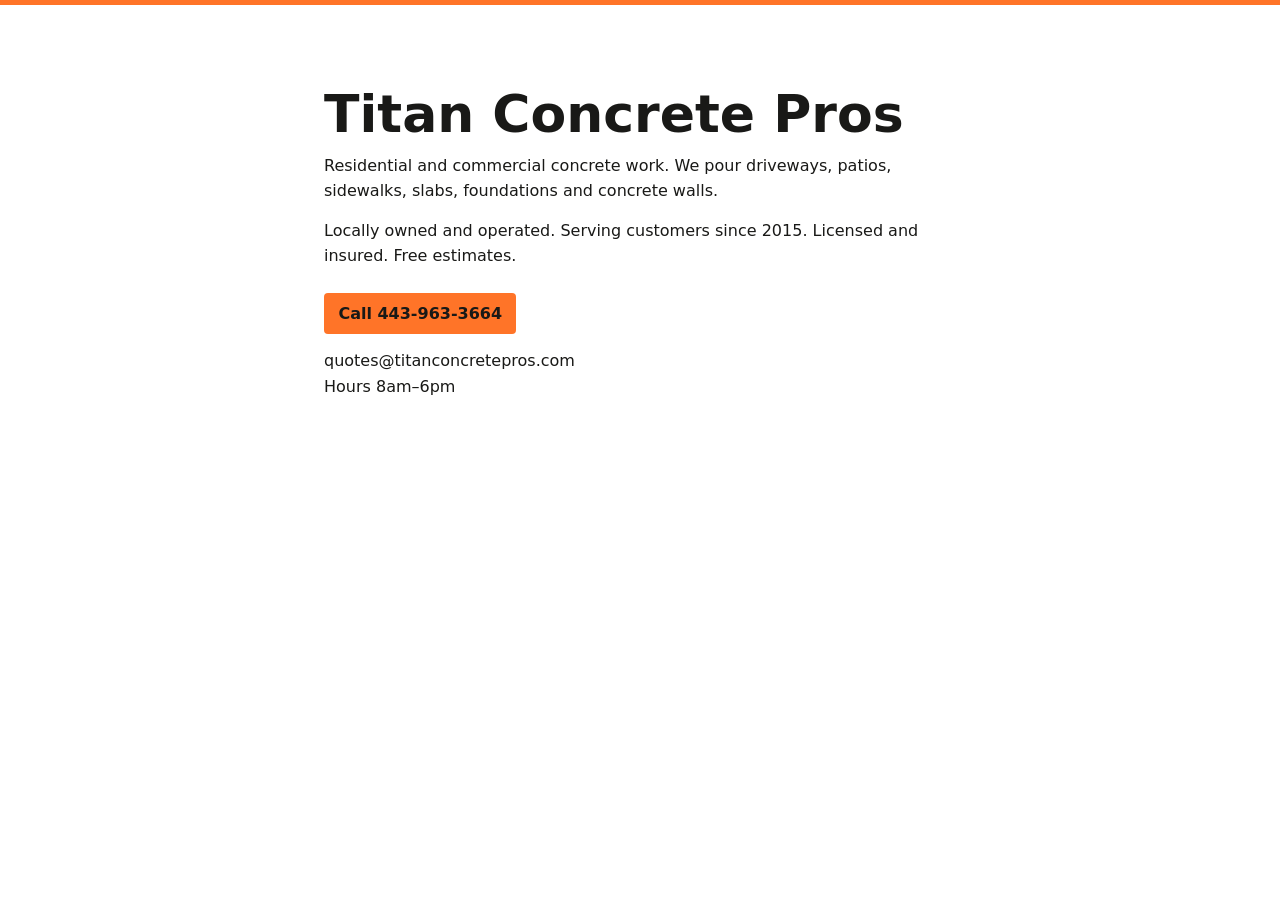
<file: index.html>
<!doctype html>
<html lang="en">
<head>
<meta charset="utf-8">
<!-- Tracking: Google Tag Manager, Google Ads tag and Microsoft Clarity.
     Visitors from a Google ad (gclid / gbraid / wbraid / gad_source in the link, or a Google Ads
     click cookie) get them immediately, so call tracking and conversions work exactly as before.
     Everyone else gets them on the first scroll, tap, mouse move or key press, or 7 seconds after load. -->
<script>
  (function (w, d) {
    w.dataLayer = w.dataLayer || [];
    w.dataLayer.push({ "gtm.start": new Date().getTime(), event: "gtm.js" });
    w.clarity = w.clarity || function () { (w.clarity.q = w.clarity.q || []).push(arguments); };
    var srcs = [
      "https://www.googletagmanager.com/gtm.js?id=GTM-K8CW8HHN",
      "https://www.googletagmanager.com/gtag/js?id=AW-18036809609",
      "https://www.clarity.ms/tag/zi6rxvknij"
    ];
    var started = false, events = ["scroll", "pointerdown", "touchstart", "keydown", "mousemove"];
    function start() {
      if (started) return; started = true;
      events.forEach(function (e) { w.removeEventListener(e, start); });
      srcs.forEach(function (src) { var s = d.createElement("script"); s.async = true; s.src = src; d.head.appendChild(s); });
    }
    var fromAd = /[?&](gclid|gbraid|wbraid|gad_source)=/.test(w.location.search) || /(^|;\s*)_gcl_(aw|gb|dc)=/.test(d.cookie);
    if (fromAd) { start(); return; }
    events.forEach(function (e) { w.addEventListener(e, start, { passive: true }); });
    w.addEventListener("load", function () { setTimeout(start, 7000); });
  })(window, document);
</script>
  <!-- Google tag -->
  <script>
    window.dataLayer = window.dataLayer || [];
    function gtag() { dataLayer.push(arguments); }
    gtag('js', new Date());
    gtag('config', 'AW-18036809609');
  </script>
  <meta name="viewport" content="width=device-width, initial-scale=1">
  <title>Titan Concrete Pros | Residential &amp; Commercial Concrete</title>
  <meta name="description" content="Titan Concrete Pros provides residential and commercial concrete work, including driveways, patios, sidewalks, slabs and foundations. Call for a free estimate.">
  <style>
    * { box-sizing: border-box; }
    body {
      margin: 0;
      border-top: 5px solid #ff7428;
      background: #fff;
      color: #191917;
      font: 1rem/1.6 system-ui, sans-serif;
      overflow-wrap: break-word;
    }
    main {
      max-width: 42rem;
      margin: 0 auto;
      padding: clamp(2rem, 8vw, 5rem) 1.25rem;
    }
    h1 {
      margin: 0 0 .6rem;
      font-size: clamp(2rem, 6vw, 3.25rem);
      line-height: 1.12;
    }
    p { margin: 0 0 .85rem; }
    .contact { margin-top: 1.5rem; }
    .call {
      display: inline-block;
      padding: .5rem .9rem;
      background: #ff7428;
      border-radius: .25rem;
      color: #191917;
      font-weight: 750;
      text-decoration: none;
    }
    .call:focus-visible { outline: 3px solid #191917; outline-offset: 3px; }
  </style>
</head>
<body>
<!-- Google Tag Manager (noscript) -->
<noscript><iframe src="https://www.googletagmanager.com/ns.html?id=GTM-K8CW8HHN" height="0" width="0" style="display:none;visibility:hidden"></iframe></noscript>
<!-- End Google Tag Manager (noscript) -->
  <main>
    <h1>Titan Concrete Pros</h1>
    <p>Residential and commercial concrete work. We pour driveways, patios, sidewalks, slabs, foundations and concrete walls.</p>
    <p>Locally owned and operated. Serving customers since 2015. Licensed and insured. Free estimates.</p>
    <div class="contact">
      <p><a class="call" href="tel:+14439633664">Call 443-963-3664</a></p>
      <p>quotes@titanconcretepros.com<br>Hours 8am–6pm</p>
    </div>
  </main>
</body>
</html>
</file>
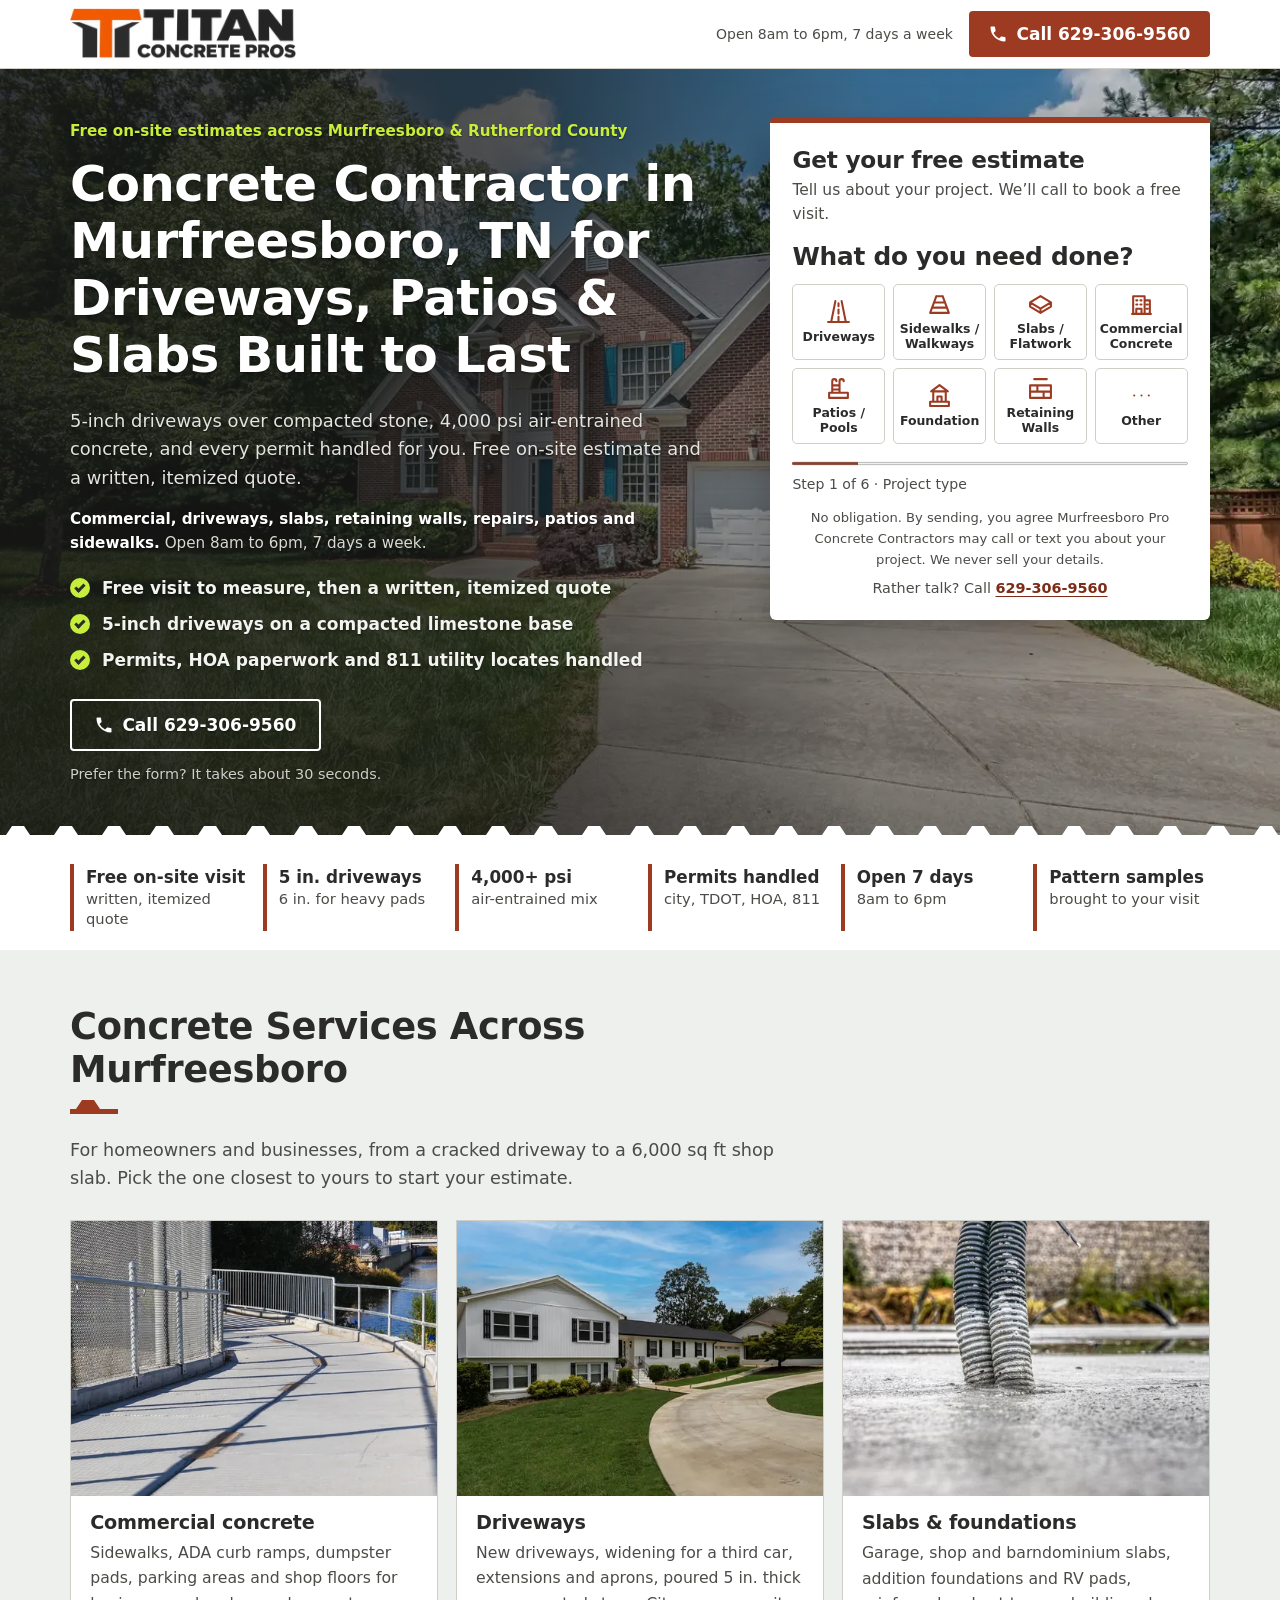
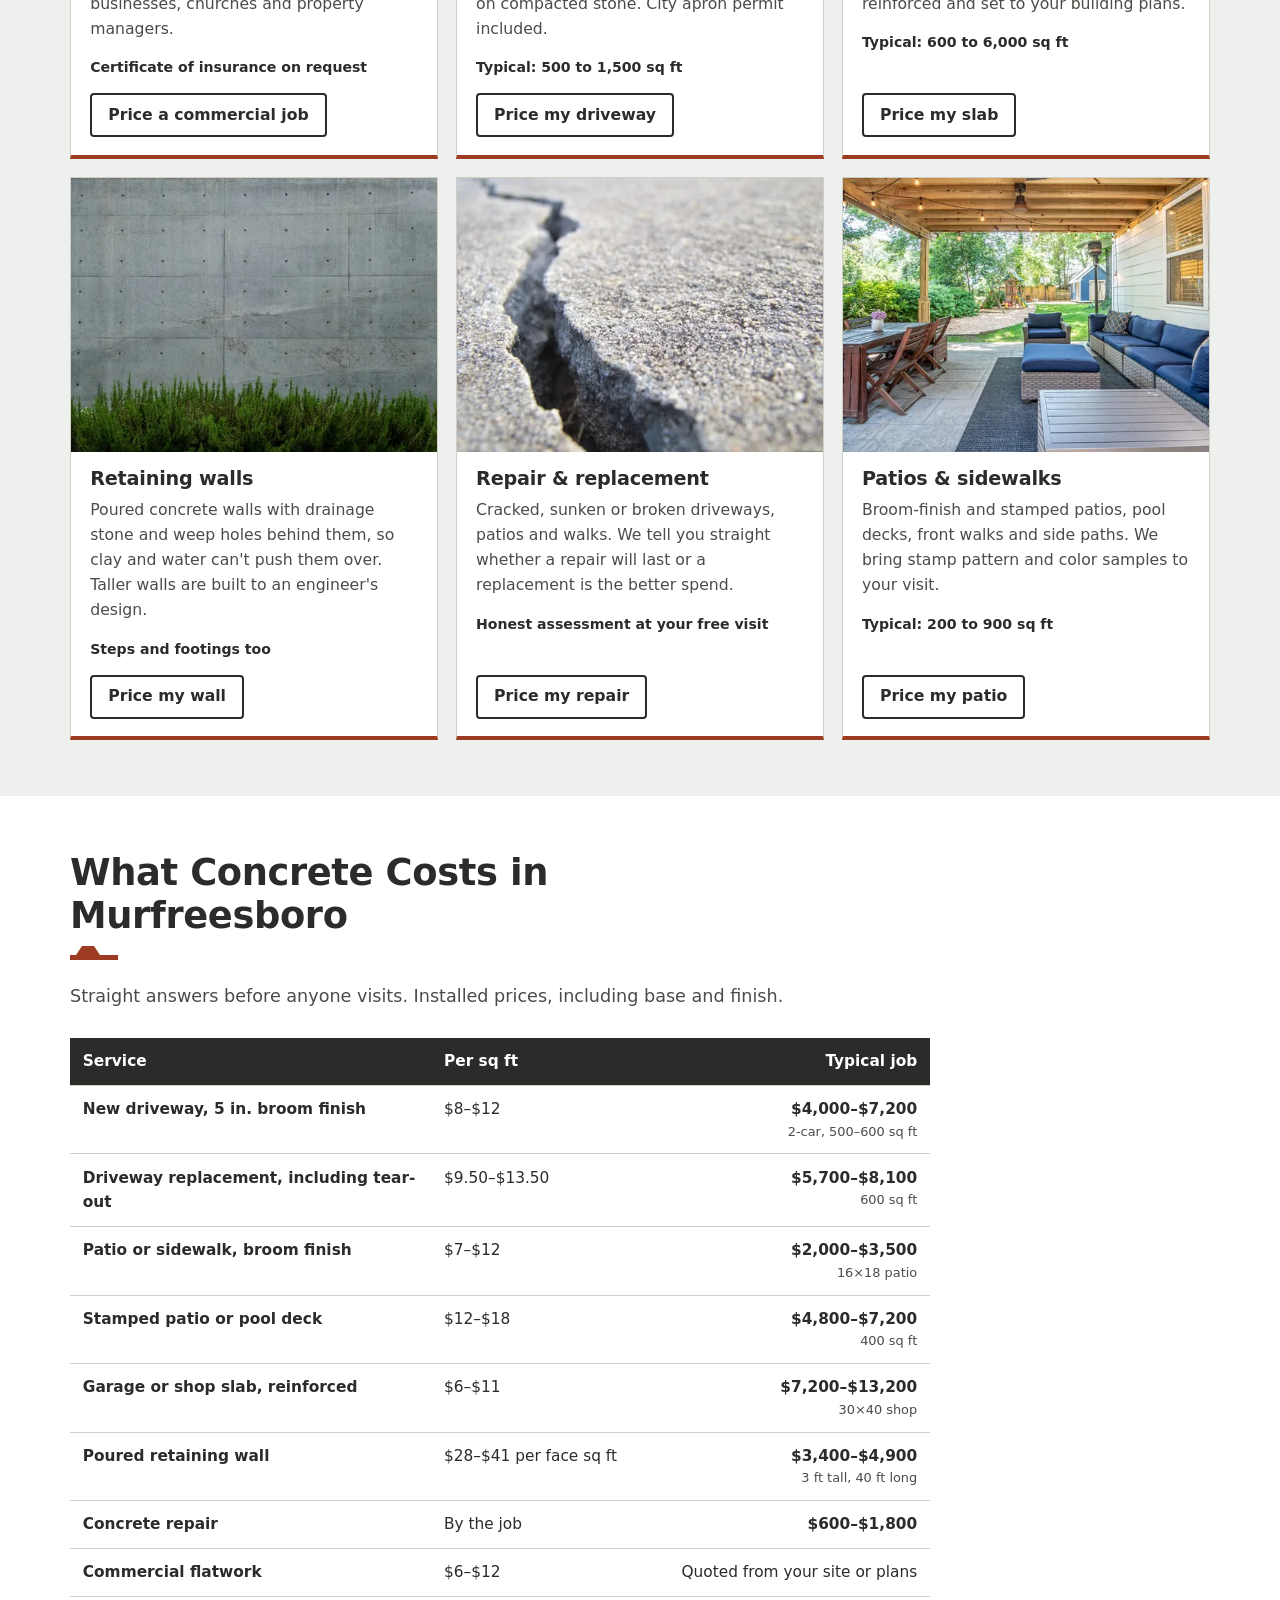
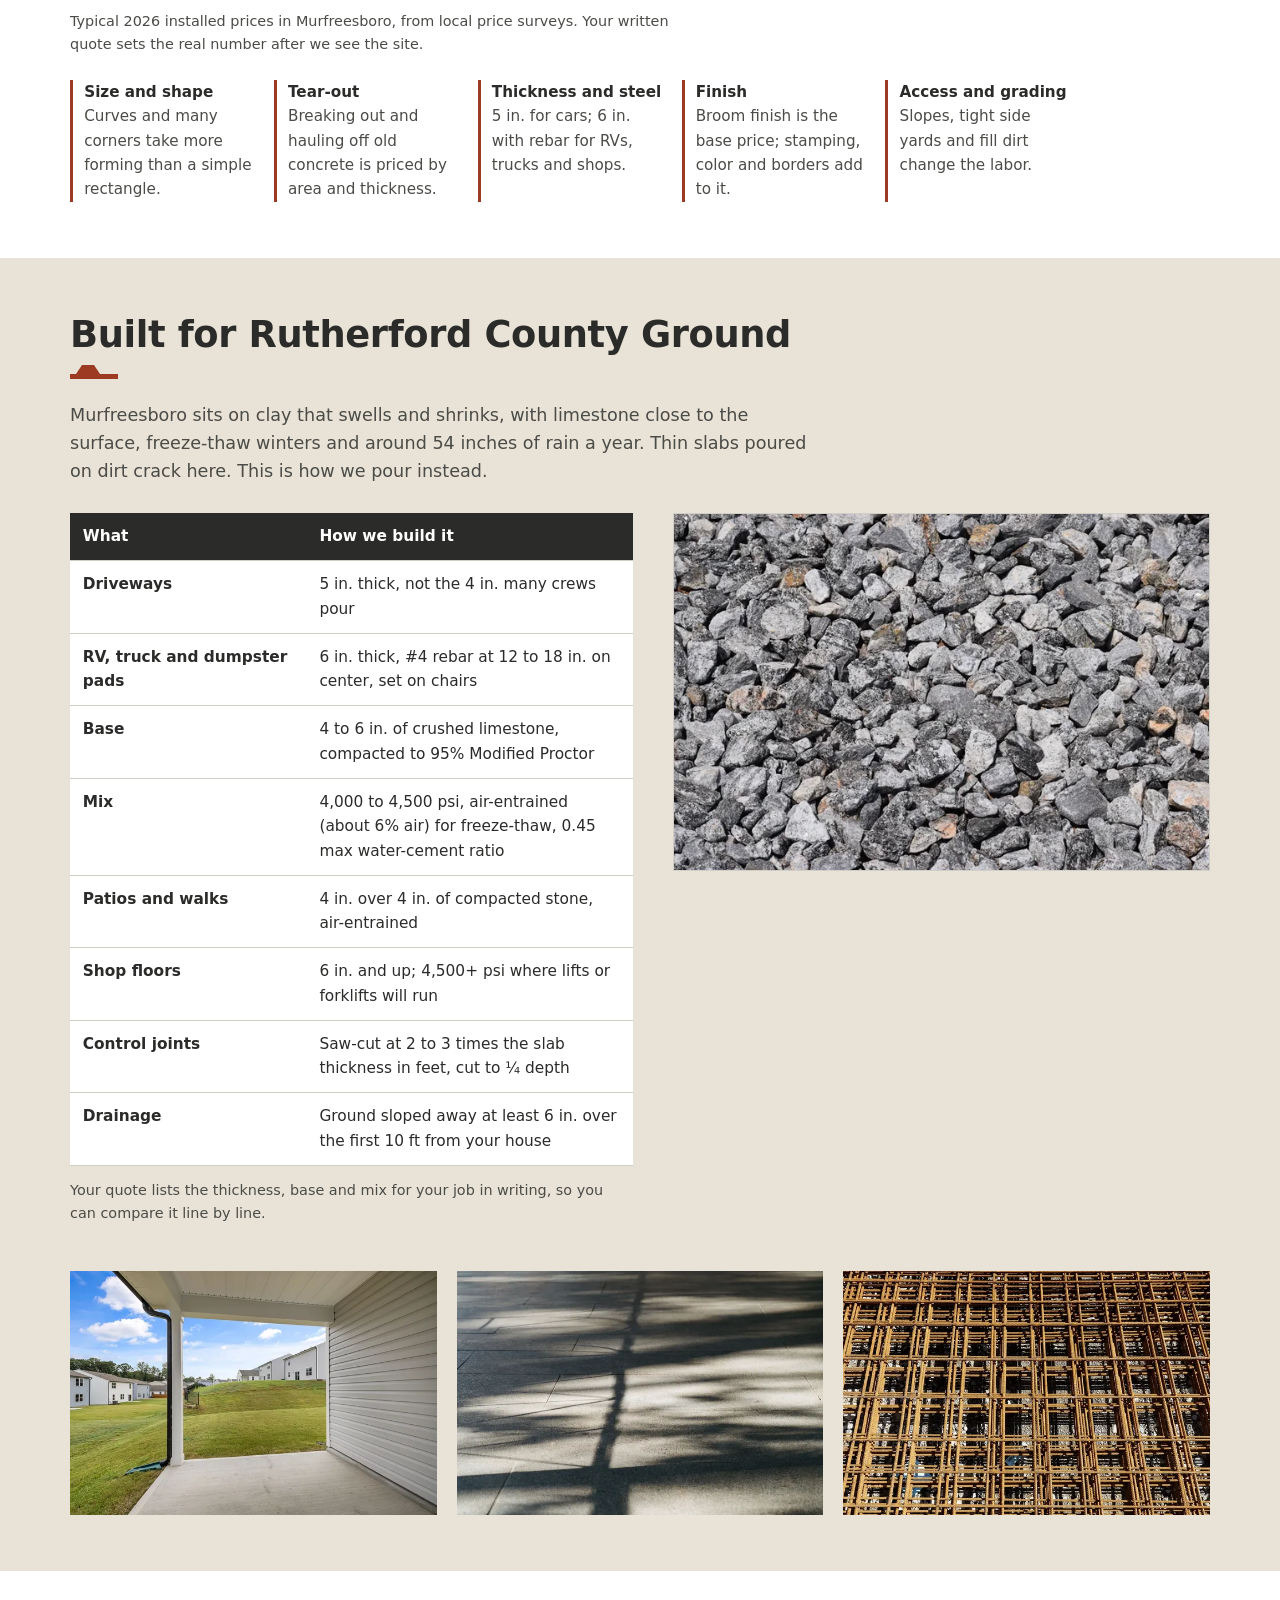
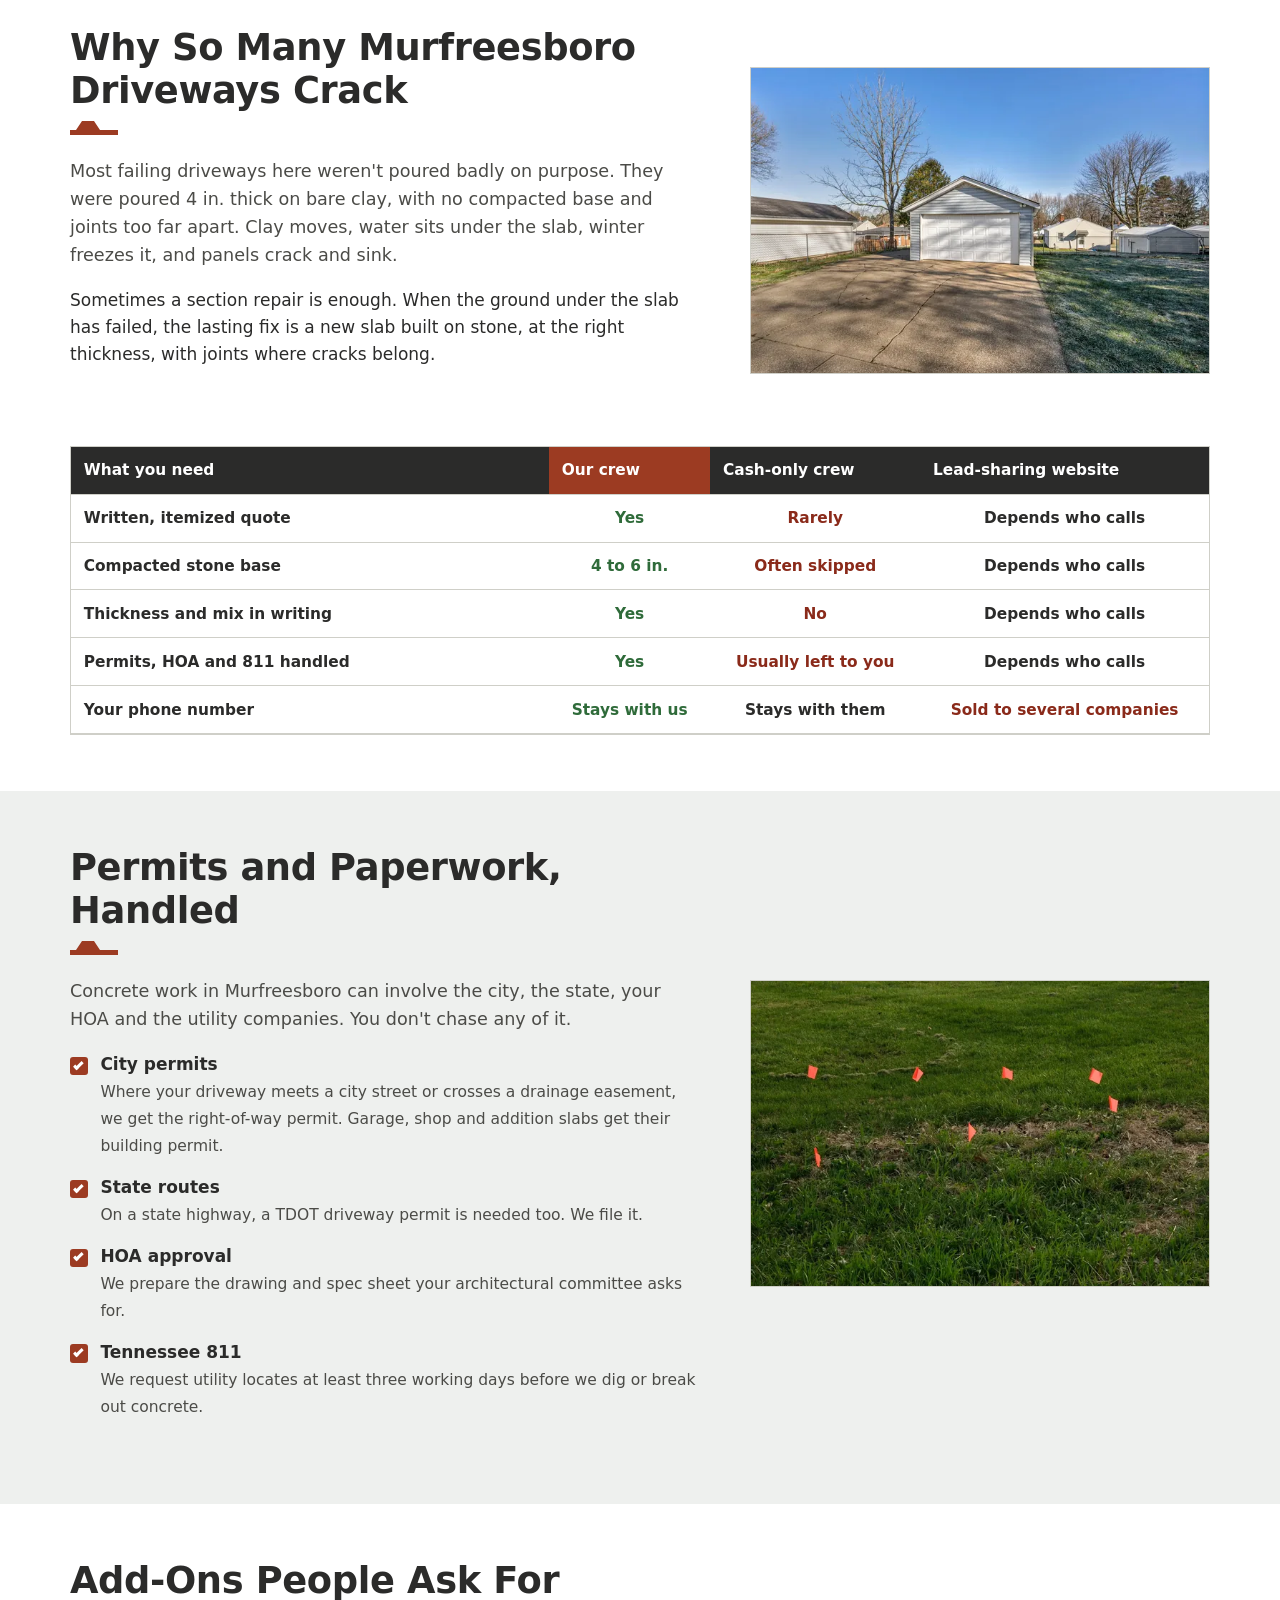
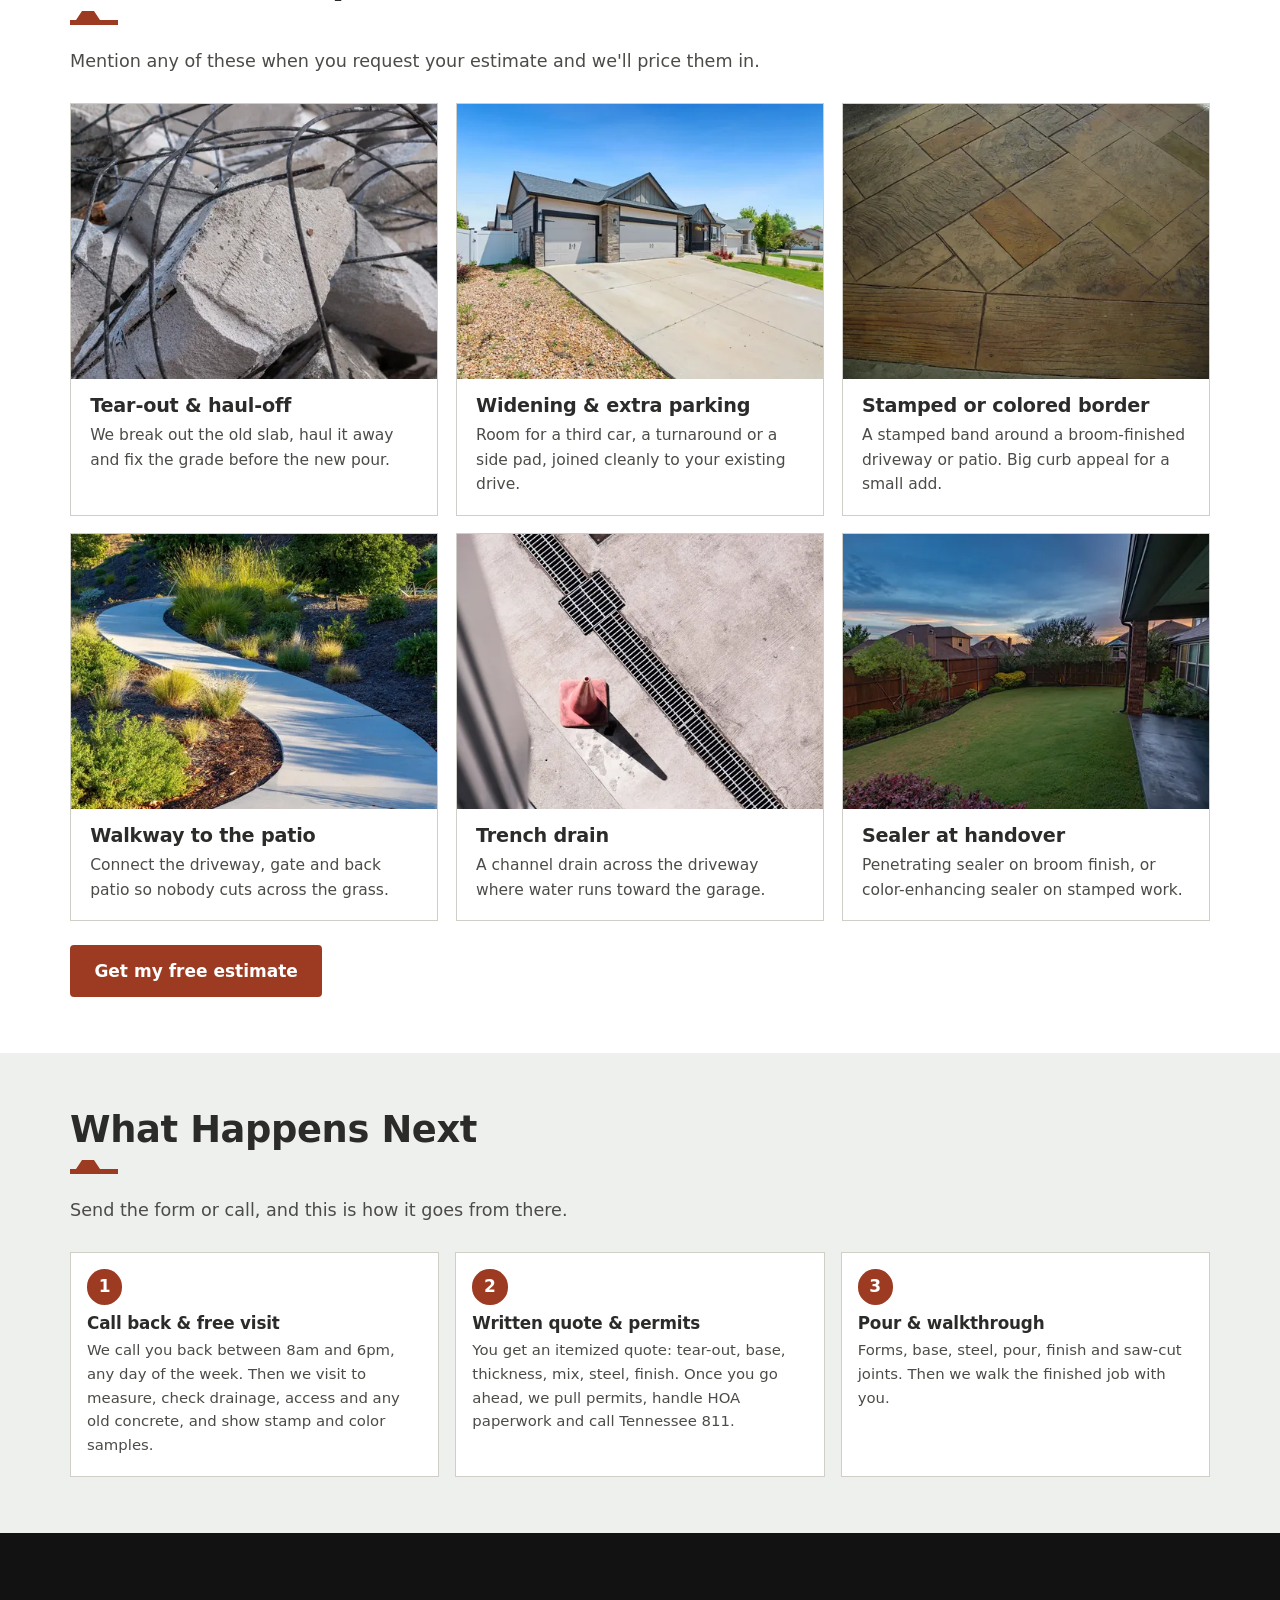
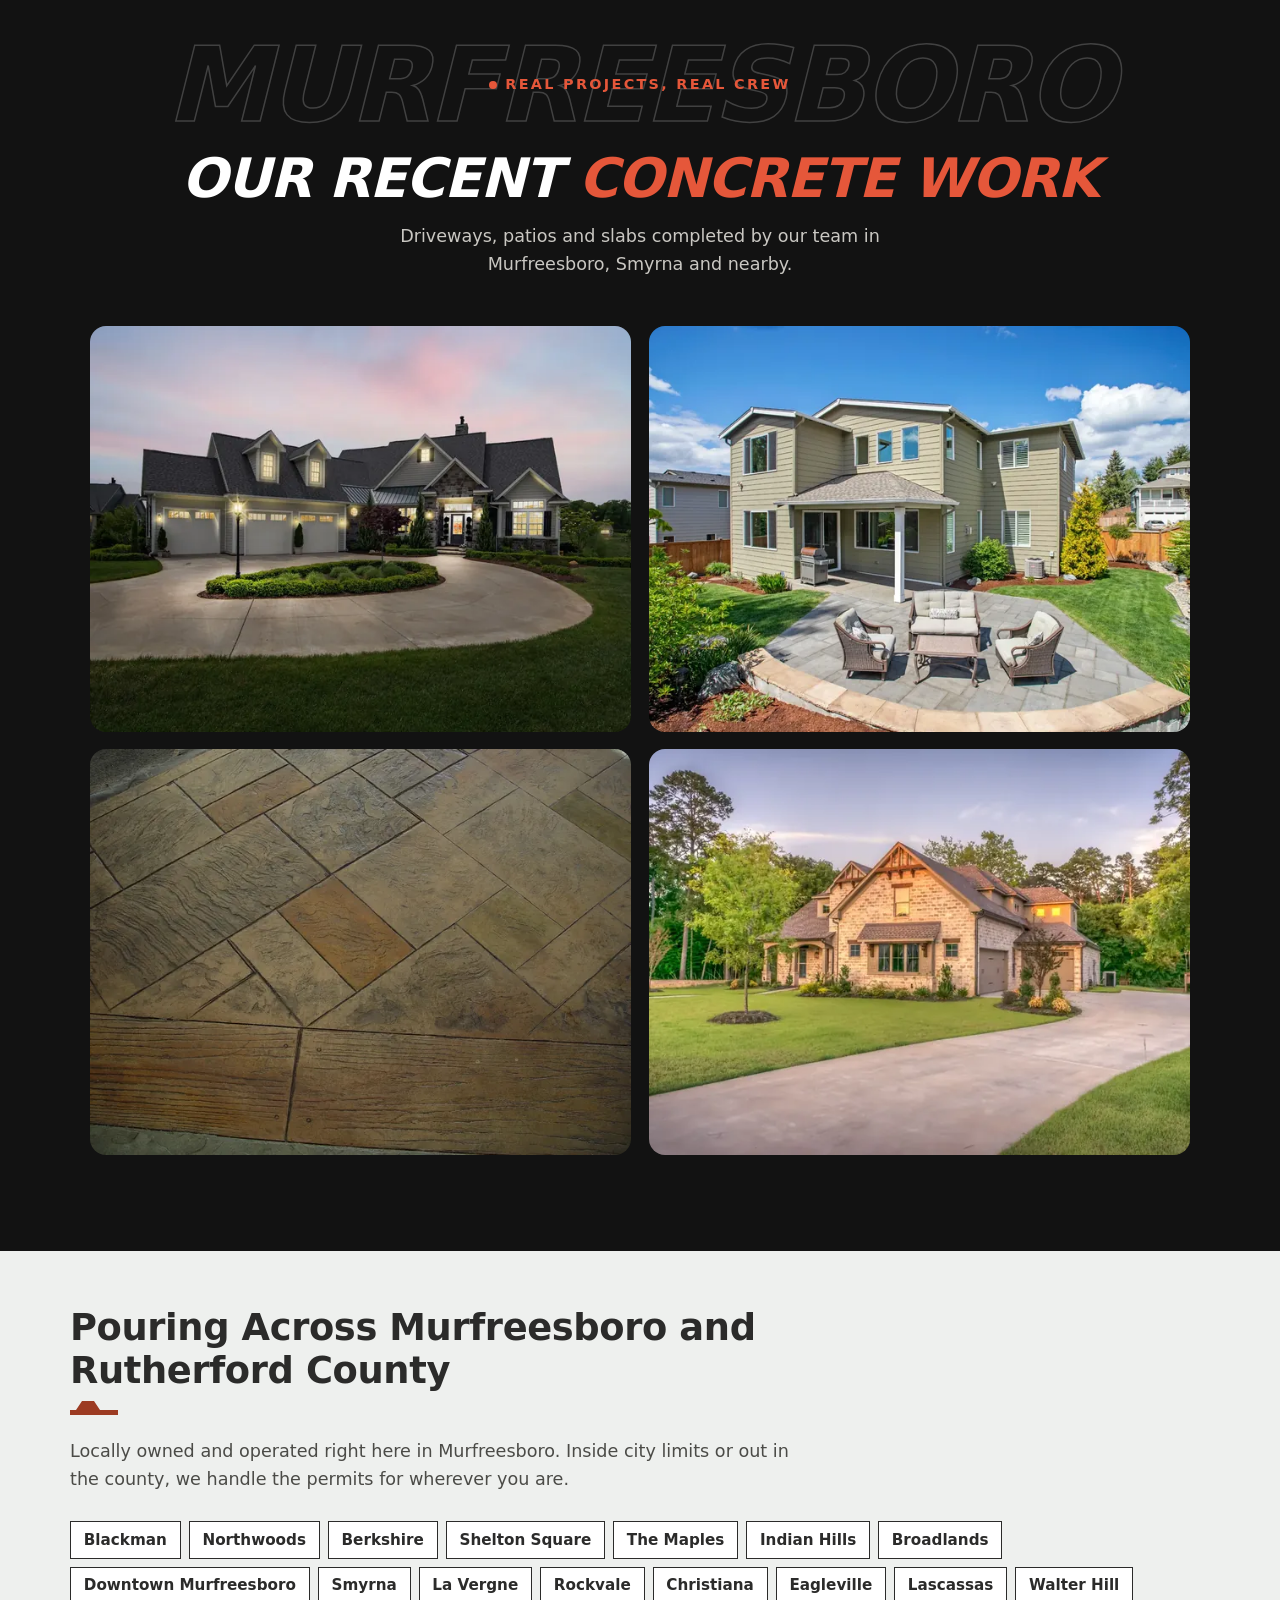
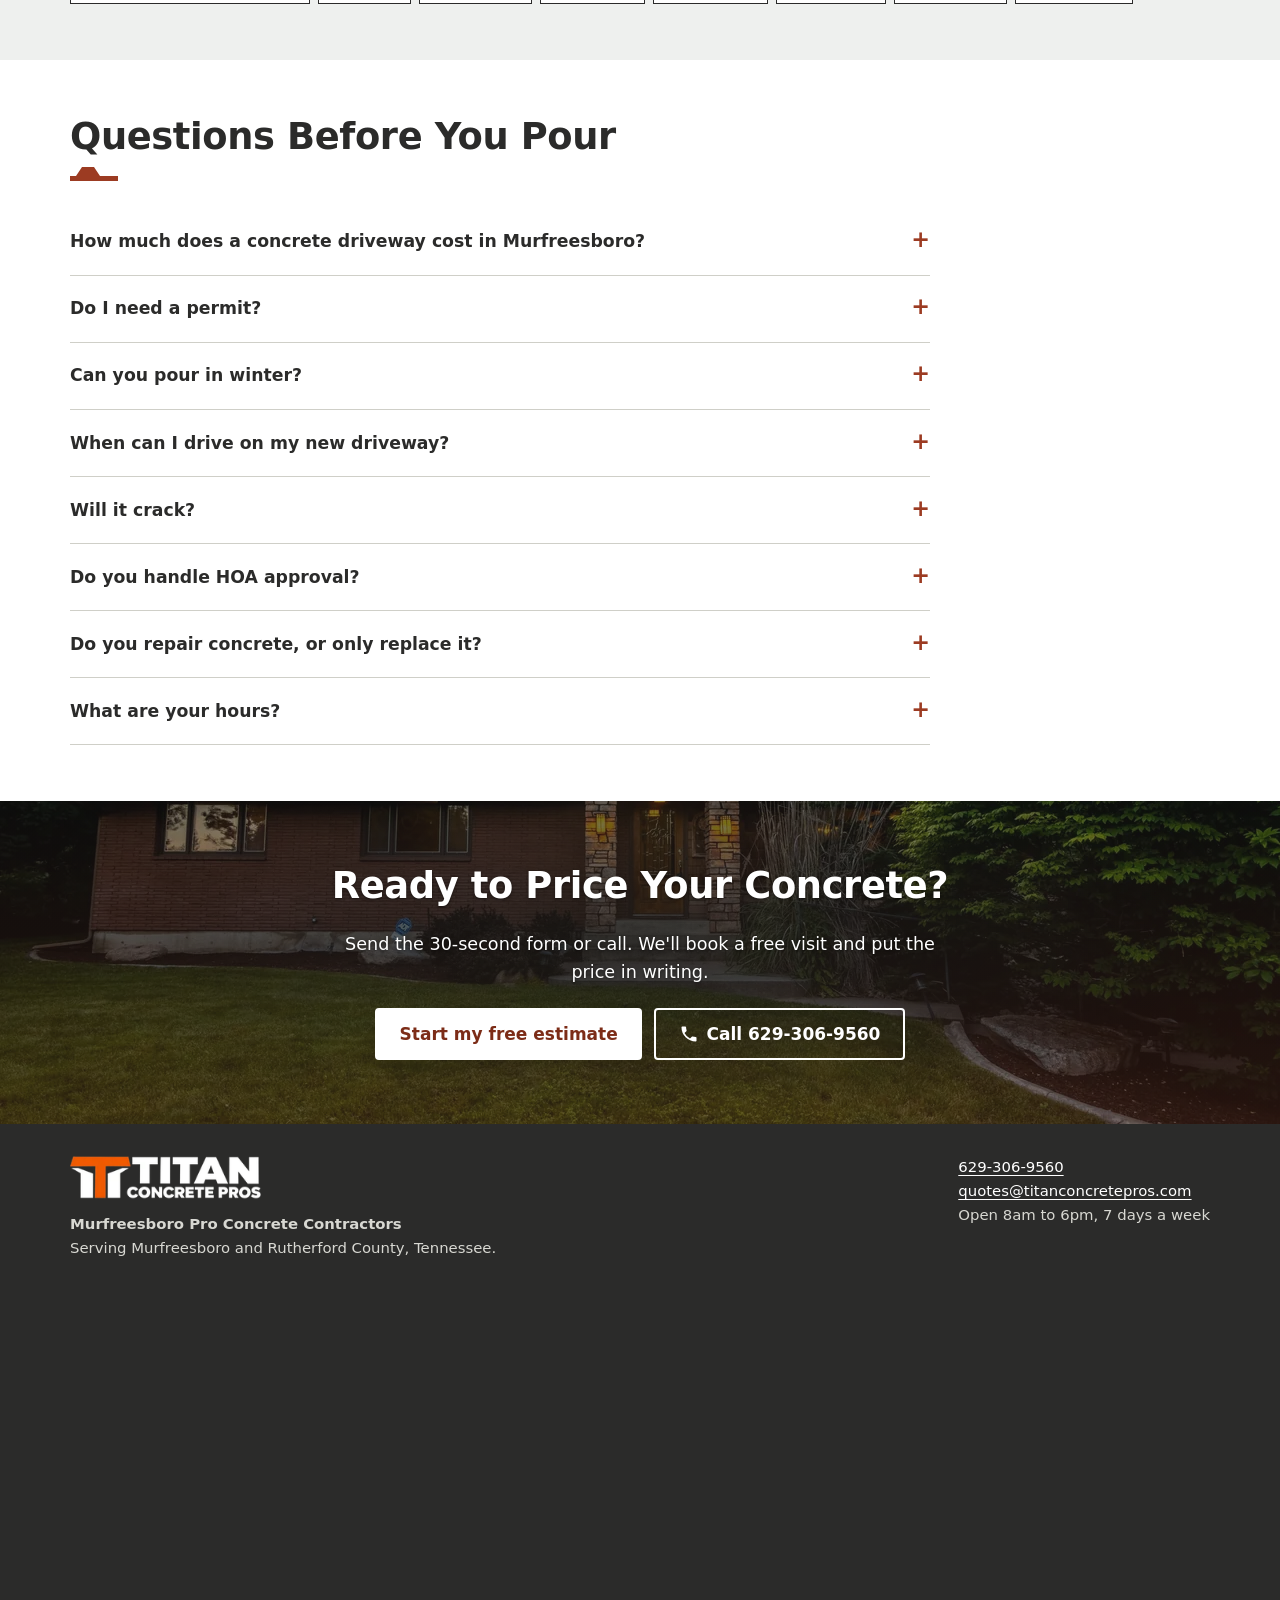
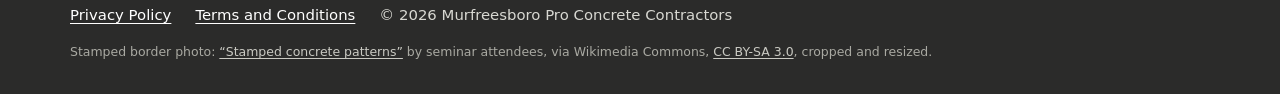
<file: murfreesboro-concrete-contractor-new-project-request/index.html>
<!doctype html>
<html lang="en">
<head>
<meta charset="utf-8">
<meta name="viewport" content="width=device-width, initial-scale=1">
<!-- Main photo first, so it isn't held up by the tracking scripts below -->
<link rel="preload" as="image" imagesrcset="/murfreesboro-concrete-contractor-new-project-request/images/lp-hero-core-768.webp 768w, /murfreesboro-concrete-contractor-new-project-request/images/lp-hero-core-1280.webp 1280w, /murfreesboro-concrete-contractor-new-project-request/images/lp-hero-core-1920.webp 1920w" imagesizes="100vw" fetchpriority="high">
<!-- Tracking: Google Tag Manager, Google Ads tag and Microsoft Clarity.
     Visitors from a Google ad (gclid / gbraid / wbraid / gad_source in the link, or a Google Ads
     click cookie) get them immediately, so call tracking and conversions work exactly as before.
     Everyone else gets them on the first scroll, tap, mouse move or key press, or 7 seconds after load. -->
<script>
  (function (w, d) {
    w.dataLayer = w.dataLayer || [];
    w.dataLayer.push({ "gtm.start": new Date().getTime(), event: "gtm.js" });
    w.clarity = w.clarity || function () { (w.clarity.q = w.clarity.q || []).push(arguments); };
    var srcs = [
      "https://www.googletagmanager.com/gtm.js?id=GTM-K8CW8HHN",
      "https://www.googletagmanager.com/gtag/js?id=AW-18036809609",
      "https://www.clarity.ms/tag/zi6rxvknij"
    ];
    var started = false, events = ["scroll", "pointerdown", "touchstart", "keydown", "mousemove"];
    function start() {
      if (started) return; started = true;
      events.forEach(function (e) { w.removeEventListener(e, start); });
      srcs.forEach(function (src) { var s = d.createElement("script"); s.async = true; s.src = src; d.head.appendChild(s); });
    }
    var fromAd = /[?&](gclid|gbraid|wbraid|gad_source)=/.test(w.location.search) || /(^|;\s*)_gcl_(aw|gb|dc)=/.test(d.cookie);
    if (fromAd) { start(); return; }
    events.forEach(function (e) { w.addEventListener(e, start, { passive: true }); });
    w.addEventListener("load", function () { setTimeout(start, 7000); });
  })(window, document);
</script>
<!-- Google tag (needed so Google Ads call tracking can swap the phone number) -->
<script>
  window.dataLayer = window.dataLayer || [];
  function gtag(){dataLayer.push(arguments);}
  gtag('js', new Date());
  gtag('config', 'AW-18036809609');
</script>
<!-- Google Ads call conversion: "Murfreesboro Concrete Phone Call (629-306-9560)" -->
<script>
  gtag('config', 'AW-18036809609/gtyeCI_bkr4dEIm_z5hD', {
    'phone_conversion_number': '629-306-9560'
  });
</script>
<title>Concrete Contractor in Murfreesboro, TN | Driveways, Patios &amp; Slabs | Free Estimate</title>
<meta name="description" content="Concrete driveways, stamped patios, shop and barndominium slabs, RV pads and commercial flatwork across Murfreesboro and Rutherford County. 5 in. driveways over compacted stone, permits handled, free on-site estimate.">
<meta name="robots" content="noindex, follow">
<meta name="theme-color" content="#2B2B2A">
<meta property="og:type" content="website">
<meta property="og:title" content="Murfreesboro Concrete Contractor | Free On-Site Estimate">
<meta property="og:description" content="Driveways, stamped patios, slabs and RV pads built for Rutherford County ground. Written, itemized quotes.">
<meta property="og:image" content="https://titanconcretepros.com/murfreesboro-concrete-contractor-new-project-request/images/lp-og-share.jpg">
<link rel="icon" href="/favicon.ico" sizes="48x48">
<link rel="icon" href="/favicon-32.png" type="image/png" sizes="32x32">
<link rel="apple-touch-icon" href="/apple-touch-icon.png">
<link rel="manifest" href="/site.webmanifest">
<script>
/* Runs before paint: pick the headline variant from ?v= so there is no flash of the wrong H1. */
(function () {
  var d = document.documentElement; d.className = 'js';
  var ok = { core: 1, driveway: 1, stamped: 1, slab: 1, rv: 1, commercial: 1 };
  try { var v = new URLSearchParams(location.search).get('v'); d.setAttribute('data-v', ok[v] ? v : 'core'); }
  catch (e) { d.setAttribute('data-v', 'core'); }
})();
</script>
<style>
:root{
  --ink:#2B2B2A;--ink-2:#4B4B47;--oxide:#9C3B22;--oxide-d:#7C2C17;--galv:#EEF0EE;--stone:#E8E3D6;--line:#CFCFC8;--lime:#C6EE3A;--ok:#2F6B3A;
  --f:system-ui,-apple-system,"Segoe UI",Roboto,"Helvetica Neue",Arial,sans-serif;
  --wrap:1180px;--read:66ch;
  --rib:url("data:image/svg+xml,%3Csvg xmlns='http://www.w3.org/2000/svg' viewBox='0 0 48 14'%3E%3Cpath d='M0 14V9h6l6-9h12l6 9h18v5z'/%3E%3C/svg%3E");
}
*,*::before,*::after{box-sizing:border-box}
html{-webkit-text-size-adjust:100%;scroll-behavior:smooth}
@media (prefers-reduced-motion:reduce){html{scroll-behavior:auto}*{transition:none!important}}
body{margin:0;font:400 1.0625rem/1.6 var(--f);color:var(--ink);background:#fff}
img{max-width:100%;height:auto;display:block}
a{color:var(--oxide-d);text-underline-offset:.18em}
h1,h2,h3{line-height:1.15;margin:0 0 .6em;letter-spacing:-.01em}
h2{font-size:clamp(1.6rem,1.2rem + 1.4vw,2.3rem);font-weight:800}
h3{font-size:1.2rem;font-weight:750}
p{margin:0 0 1em}
.wrap{max-width:var(--wrap);margin:0 auto;padding:0 20px}
:focus-visible{outline:3px solid var(--lime);outline-offset:2px}
.skip{position:absolute;left:-999px;top:0;background:#fff;padding:.5rem 1rem;z-index:99}.skip:focus{left:8px}
.sr{position:absolute!important;width:1px;height:1px;overflow:hidden;clip:rect(0 0 0 0);white-space:nowrap}

/* buttons */
.btn{white-space:nowrap;display:inline-flex;align-items:center;justify-content:center;gap:.5rem;min-height:52px;padding:.75rem 1.4rem;border:2px solid transparent;border-radius:4px;font:700 1.0625rem/1.2 var(--f);text-decoration:none;cursor:pointer;transition:background .15s,color .15s,border-color .15s}
.btn-o{background:var(--oxide);color:#fff;border-color:var(--oxide)}.btn-o:hover{background:var(--oxide-d);border-color:var(--oxide-d)}
.btn-w{background:transparent;color:#fff;border-color:#fff}.btn-w:hover{background:#fff;color:var(--ink)}
.btn-ink{background:transparent;color:var(--ink);border-color:var(--ink)}.btn-ink:hover{background:var(--ink);color:#fff}
.btn svg{width:20px;height:20px;flex:none}

/* header */
.hdr{position:sticky;top:0;z-index:40;background:#fff;border-bottom:1px solid var(--line)}
.hdr-in{display:flex;align-items:center;justify-content:space-between;gap:1rem;min-height:68px}
.hdr img{width:216px;height:56px}
.hdr-logo{display:block;line-height:0;border-radius:4px}
.hdr-logo:focus-visible{outline:3px solid var(--rust,#9C3B22);outline-offset:3px}
.hdr-r{display:flex;align-items:center;gap:1rem}
.hdr-hours{font-size:.875rem;color:var(--ink-2);text-align:right;line-height:1.3}
.hdr .btn{min-height:46px;padding:.55rem 1.1rem}
@media (max-width:760px){.hdr img{width:150px;height:39px}.hdr-hours{display:none}.hdr-in{min-height:58px}.hdr .btn{min-height:44px;padding:.45rem .75rem;font-size:.98rem;gap:.35rem}.hdr .btn svg{width:17px;height:17px}}

/* hero */
.hero{position:relative;background:var(--ink);color:#F3F3EF;padding:3rem 0 3.25rem;overflow:hidden;isolation:isolate}
.hero-img{position:absolute;inset:0;width:100%;height:100%;object-fit:cover;object-position:center 60%;z-index:-3}
.hero-shade{position:absolute;inset:0;z-index:-2;background:linear-gradient(90deg,rgba(24,24,23,.86) 0%,rgba(24,24,23,.74) 40%,rgba(24,24,23,.34) 68%,rgba(24,24,23,.18) 100%),linear-gradient(0deg,rgba(24,24,23,.35),rgba(24,24,23,0) 40%)}
.hero:has(.hero-img) .hero-copy{text-shadow:0 1px 2px rgba(0,0,0,.45)}
.hero:has(.hero-img)::before{display:none}
.hero::before{content:"";position:absolute;inset:0;z-index:-1;opacity:.05;
  background:repeating-linear-gradient(90deg,transparent 0 30px,#fff 30px 34px,transparent 34px 46px,#fff 46px 50px,transparent 50px 76px,#fff 76px 104px,transparent 104px 120px)}
.hero::after{content:"";position:absolute;left:0;right:0;bottom:-1px;height:14px;background:#fff;-webkit-mask:var(--rib) repeat-x 0 0/48px 14px;mask:var(--rib) repeat-x 0 0/48px 14px}
.hero-grid{display:grid;grid-template-columns:minmax(0,1fr) minmax(0,440px);gap:2.5rem 3.5rem;align-items:start}
.eyebrow{display:inline-block;font-weight:700;font-size:.95rem;color:var(--lime);margin-bottom:.8rem}
.hero h1{font-size:clamp(2rem,1.3rem + 2.4vw,3.1rem);font-weight:850;color:#fff;margin-bottom:.45em}
.hero .sub{font-size:1.12rem;color:#E4E4DE;max-width:var(--read);margin-bottom:.8em}
.vx{display:none}
html[data-v=core] .v-core,html[data-v=driveway] .v-driveway,html[data-v=stamped] .v-stamped,html[data-v=slab] .v-slab,html[data-v=rv] .v-rv,html[data-v=commercial] .v-commercial{display:inline}
html:not(.js) .v-core{display:inline}
.ticks{list-style:none;margin:1.2rem 0 1.6rem;padding:0;display:grid;gap:.55rem}
.ticks li{position:relative;padding-left:2rem;font-weight:600}
.ticks li::before{content:"";position:absolute;left:0;top:.2em;width:1.25rem;height:1.25rem;border-radius:50%;background:var(--lime)}
.ticks li::after{content:"";position:absolute;left:.42rem;top:.45em;width:.35rem;height:.62rem;border:solid var(--ink);border-width:0 3px 3px 0;transform:rotate(45deg)}
.hero-cta{display:flex;flex-wrap:wrap;gap:.75rem;align-items:center}
.hero-cta small{color:#CFCFC8;font-size:.9rem;flex-basis:100%}
@media (max-width:999px){.hero-shade{background:linear-gradient(180deg,rgba(24,24,23,.80),rgba(24,24,23,.70) 55%,rgba(24,24,23,.55))}.hero{padding:1.75rem 0 2.5rem}.hero-grid{grid-template-columns:minmax(0,1fr);gap:1.5rem}.ticks{display:none}.hero .sub{font-size:1.05rem;margin-bottom:.4rem}.hero-cta{display:none}}

@media (max-width:640px){.hero{padding:1.1rem 0 2.25rem}.eyebrow{font-size:.85rem;margin-bottom:.45rem}.hero h1{font-size:1.7rem;margin-bottom:.35em}.hero .sub{font-size:.98rem;line-height:1.5}.card{padding:1.1rem 1rem 1rem}.card-h{font-size:1.25rem}}

/* form card */
.card{background:#fff;color:var(--ink);border-radius:6px;border-top:6px solid var(--oxide);box-shadow:0 22px 50px rgba(0,0,0,.35);padding:1.5rem 1.4rem 1.25rem;scroll-margin-top:84px}
.card-h{font-size:1.45rem;font-weight:800;margin:0 0 .25rem}
.card-s{margin:0 0 1rem;font-size:.97rem;color:var(--ink-2)}
.fld{margin-bottom:.55rem}
.fld label{display:block;font-weight:700;font-size:.95rem;margin-bottom:.3rem}
.fld input,.fld select,.fld textarea{width:100%;min-height:52px;padding:.65rem .8rem;border:2px solid var(--line);border-radius:5px;font:inherit;font-size:1rem;color:var(--ink);background:#fff}
.fld select{appearance:none;-webkit-appearance:none;padding-right:2.4rem;background:#fff url("data:image/svg+xml,%3Csvg xmlns='http://www.w3.org/2000/svg' viewBox='0 0 12 8'%3E%3Cpath d='M1 1l5 5 5-5' fill='none' stroke='%232B2B2A' stroke-width='2'/%3E%3C/svg%3E") no-repeat right .9rem center/12px 8px}
.fld textarea{min-height:92px;resize:vertical;line-height:1.45}
.fld input:focus,.fld select:focus,.fld textarea:focus{border-color:var(--ink);outline:none;box-shadow:0 0 0 3px var(--lime)}
.fld .bad{border-color:#B3261E}
.err{display:block;min-height:1.05em;font-size:.84rem;color:#B3261E;margin-top:.15rem}
.two{display:grid;grid-template-columns:1fr 1fr;gap:0 .75rem}
.submit{width:100%;min-height:56px;font-size:1.1rem;margin-top:.35rem}
.fine{margin:.7rem 0 0;font-size:.82rem;color:var(--ink-2);text-align:center}
.alt{margin:.45rem 0 0;font-size:.9rem;color:var(--ink-2);text-align:center}
.alt a{font-weight:700}
.hp{position:absolute;left:-9999px}
.done h3{font-size:1.4rem}
.done ol{padding-left:1.2rem;margin:.6rem 0 1rem}
@media (max-width:420px){.card .two{grid-template-columns:1fr}}

/* photos (each one hides itself until its file exists) */
.shot{margin:0;background:var(--galv);overflow:hidden}
.shot img{width:100%;height:100%;object-fit:cover}
.type .shot{margin:-1.25rem -1.2rem 1rem;aspect-ratio:4/3}
.sketch{display:none;margin:-1.25rem -1.2rem 1rem;aspect-ratio:4/3;background:#E4E7E4}
.sketch svg{width:100%;height:100%;display:block}
.type:not(:has(.shot)) .sketch{display:block}
.pair{display:grid;grid-template-columns:repeat(auto-fit,minmax(280px,1fr));gap:1.25rem;margin-top:2rem}
.pair .shot{aspect-ratio:3/2}
.pair figcaption,.side figcaption{font-size:.88rem;color:var(--ink-2);padding:.55rem .2rem 0;background:#fff}
.split{display:grid;grid-template-columns:minmax(0,1fr) minmax(0,460px);gap:2rem 3rem;align-items:center;margin-bottom:1.75rem}
.split .head{margin-bottom:0}
.split .shot{aspect-ratio:3/2;border:1px solid var(--line)}
.split:not(:has(.shot)){grid-template-columns:minmax(0,1fr)}
@media (max-width:860px){.split{grid-template-columns:minmax(0,1fr)}}

/* proof bar */
.proof{padding:1.6rem 0 1.2rem}
.proof ul{list-style:none;margin:0;padding:0;display:grid;grid-template-columns:repeat(6,minmax(0,1fr));gap:1rem}
.proof li{border-left:4px solid var(--oxide);padding:.15rem 0 .15rem .75rem;font-size:.92rem;line-height:1.35;color:var(--ink-2)}
.proof b{display:block;font-size:1.05rem;color:var(--ink)}
@media (max-width:999px){.proof ul{grid-template-columns:repeat(3,minmax(0,1fr))}}
@media (max-width:560px){.proof ul{grid-template-columns:repeat(2,minmax(0,1fr))}}

/* sections */
.sec{padding:3.5rem 0}
.sec-alt{background:var(--galv)}
.sec-stone{background:var(--stone)}
.lead{font-size:1.1rem;max-width:var(--read);color:var(--ink-2)}
.head{max-width:760px;margin-bottom:1.75rem}
.head h2::after{content:"";display:block;width:48px;height:14px;margin-top:.55rem;background:var(--oxide);-webkit-mask:var(--rib) no-repeat 0 0/48px 14px;mask:var(--rib) no-repeat 0 0/48px 14px}

/* building types */
.types{display:grid;grid-template-columns:repeat(3,minmax(0,1fr));gap:1.1rem}
.type{background:#fff;border:1px solid var(--line);border-bottom:4px solid var(--oxide);padding:1.25rem 1.2rem 1.1rem;display:flex;flex-direction:column}
.type h3{margin-bottom:.4rem}
.type p{font-size:.98rem;color:var(--ink-2);flex:1}
.type .spec{font-size:.88rem;font-weight:700;color:var(--ink);margin-bottom:.9rem}
.type button{align-self:flex-start}
.btn-sm{min-height:44px;padding:.5rem 1rem;font-size:.98rem}
@media (max-width:999px){.types{grid-template-columns:repeat(2,minmax(0,1fr))}}
@media (max-width:620px){.types{grid-template-columns:minmax(0,1fr)}}

/* engineering */
.eng{display:grid;grid-template-columns:minmax(0,1.05fr) minmax(0,1fr);gap:2.5rem;align-items:start}
.eng-photo .shot{aspect-ratio:3/2}
.eng:not(:has(.eng-photo)){grid-template-columns:minmax(0,1fr);max-width:820px}
table{width:100%;border-collapse:collapse;font-size:.96rem;background:#fff}
th,td{text-align:left;padding:.7rem .8rem;border-bottom:1px solid var(--line);vertical-align:top}
thead th{background:var(--ink);color:#fff;font-weight:700}
tbody th{font-weight:700;width:42%}
.note{font-size:.9rem;color:var(--ink-2);margin-top:.8rem}
.side:not(:has(.shot)){display:none}
@media (max-width:999px){.eng{grid-template-columns:minmax(0,1fr)}}

/* steps */
.steps{list-style:none;counter-reset:s;margin:0;padding:0;display:grid;grid-template-columns:repeat(5,minmax(0,1fr));gap:1rem}
.steps li{counter-increment:s;background:#fff;border:1px solid var(--line);padding:1rem 1rem 1.1rem;position:relative}
.steps li::before{content:counter(s);display:flex;align-items:center;justify-content:center;width:2.2rem;height:2.2rem;border-radius:50%;background:var(--oxide);color:#fff;font-weight:800;margin-bottom:.6rem}
.steps h3{font-size:1.05rem;margin-bottom:.35rem}
.steps p{font-size:.93rem;color:var(--ink-2);margin:0}
@media (max-width:999px){.steps{grid-template-columns:minmax(0,1fr) minmax(0,1fr)}}
@media (max-width:560px){.steps{grid-template-columns:minmax(0,1fr)}}

/* compare */
.cmp{overflow-x:auto;border:1px solid var(--line)}
.cmp table{min-width:640px}
.cmp td{text-align:center;font-weight:600}
.cmp thead th:nth-child(2){background:var(--oxide)}
.y{color:var(--ok)}.n{color:#8A2A1A}

/* why choose us */
.why{list-style:none;margin:0 0 3rem;padding:0;display:grid;grid-template-columns:repeat(3,minmax(0,1fr));gap:1.5rem 1.75rem}
.why li{border-top:3px solid var(--oxide);padding-top:.85rem}
.why h3{margin-bottom:.35rem}
.why p{font-size:.98rem;color:var(--ink-2);margin:0}
.sub-head h3{font-size:1.35rem;margin-bottom:.4rem}
.sub-head p{color:var(--ink-2);margin:0}
@media (max-width:999px){.why{grid-template-columns:repeat(2,minmax(0,1fr))}}
@media (max-width:620px){.why{grid-template-columns:minmax(0,1fr)}}

/* add-ons */
.addons{list-style:none;margin:0;padding:0;display:grid;grid-template-columns:repeat(3,minmax(0,1fr));gap:1.1rem}
.addons li{background:#fff;border:1px solid var(--line);padding:1.2rem 1.2rem 1.1rem;display:flex;flex-direction:column}
.addons .shot{margin:-1.2rem -1.2rem 1rem;aspect-ratio:4/3}
.addons h3{margin-bottom:.35rem}
.addons p{font-size:.97rem;color:var(--ink-2);flex:1;margin:0}
.addons-go{display:flex;align-items:center;gap:1rem;flex-wrap:wrap;margin-top:1.5rem}
@media (max-width:999px){.addons{grid-template-columns:repeat(2,minmax(0,1fr))}}
@media (max-width:620px){.addons{grid-template-columns:minmax(0,1fr)}}

/* area */
.chips{list-style:none;margin:1rem 0 0;padding:0;display:flex;flex-wrap:wrap;gap:.5rem}
.chips li{border:1px solid var(--ink);padding:.35rem .8rem;font-weight:600;font-size:.95rem;background:#fff}

/* faq */
.faq{max-width:860px}
.faq details{border-bottom:1px solid var(--line);padding:.2rem 0}
.faq summary{list-style:none;cursor:pointer;display:flex;justify-content:space-between;gap:1rem;padding:1rem 0;font-weight:750;font-size:1.08rem}
.faq summary::-webkit-details-marker{display:none}
.faq summary::after{content:"+";color:var(--oxide);font-size:1.4rem;line-height:1}
.faq details[open] summary::after{content:"\2212"}
.faq details p{color:var(--ink-2);max-width:var(--read)}

/* final cta */
.final{position:relative;isolation:isolate;overflow:hidden;background:var(--oxide);color:#fff;padding:4rem 0;text-align:center}
.final .bg{position:absolute;inset:0;width:100%;height:100%;object-fit:cover;object-position:center 80%;z-index:-2}
.final .bg+.final-shade{position:absolute;inset:0;z-index:-1;background:radial-gradient(ellipse 60% 70% at 50% 45%,rgba(24,24,23,.78),rgba(24,24,23,.38) 75%),linear-gradient(0deg,rgba(124,44,23,.35),rgba(24,24,23,.2))}
.final:has(.bg) h2,.final:has(.bg) p{text-shadow:0 1px 3px rgba(0,0,0,.5)}
.final h2{color:#fff}
.final p{font-size:1.1rem;max-width:620px;margin:0 auto 1.4rem}
.final .btns{display:flex;flex-wrap:wrap;gap:.75rem;justify-content:center}
.final .btn-o{background:#fff;color:var(--oxide-d);border-color:#fff}.final .btn-o:hover{background:var(--ink);color:#fff;border-color:var(--ink)}

/* footer */
.ftr{background:var(--ink);color:#D8D8D2;padding:2rem 0 6rem;font-size:.93rem}
.ftr a{color:#fff}
.ftr-in{display:flex;flex-wrap:wrap;justify-content:space-between;gap:1.5rem}
.ftr-map iframe{display:block;width:100%;height:300px;border:0;border-radius:4px;margin-top:1.5rem}
@media (max-width:640px){.ftr-map iframe{height:240px}}
.ftr-legal{margin:1.2rem 0 0;display:flex;flex-wrap:wrap;gap:.5rem 1.5rem}
.ftr details{margin-top:1.2rem;max-width:760px}
.ftr summary{cursor:pointer;color:#fff;font-weight:600}
.ftr details p{margin:.6rem 0}
@media (min-width:1000px){.ftr{padding-bottom:2rem}}

/* sticky mobile bar */
.bar{position:fixed;left:0;right:0;bottom:0;z-index:50;display:grid;grid-template-columns:1fr 1fr;box-shadow:0 -6px 20px rgba(0,0,0,.18);transform:translateY(0);transition:transform .2s}
.bar a{display:flex;align-items:center;justify-content:center;gap:.45rem;min-height:58px;font-weight:800;text-decoration:none;font-size:1.05rem}
.bar a:first-child{background:var(--ink);color:#fff}
.bar a:last-child{background:var(--oxide);color:#fff}
.bar svg{width:20px;height:20px}
.bar.hide{transform:translateY(110%)}
@media (min-width:1000px){.bar{display:none}}
@media (max-width:420px){.bar a{font-size:.92rem;gap:.3rem;padding-inline:.3rem}.bar svg{width:16px;height:16px}}
@media (max-width:360px){.bar a{font-size:.82rem}}
/* ---- additions for the Murfreesboro concrete page ---- */
.todo{background:#FFE36E;color:#3A2E00;padding:0 .25em;border-radius:2px;font-weight:700;text-shadow:none}
.logo{display:flex;align-items:center;gap:.6rem;text-decoration:none;color:var(--ink);line-height:1.05}
.logo svg{width:42px;height:42px;flex:none}
.logo b{display:block;font-size:1.05rem;font-weight:850;letter-spacing:.01em;text-transform:uppercase}
.logo small{display:block;font-size:.76rem;color:var(--ink-2);font-weight:600;letter-spacing:.02em}
@media (max-width:760px){.logo svg{width:34px;height:34px}.logo b{font-size:.86rem}.logo small{display:none}}
.hero .qual{font-size:.95rem;color:#D9D9D2;margin:0 0 .4rem;max-width:var(--read)}
.hero .qual b{color:#fff}
@media (max-width:999px){.hero .qual{display:none}}

/* price table */
.price{max-width:860px}
.price td:last-child,.price th:last-child{text-align:right}
.price .nw{white-space:nowrap}
.price td small{display:block;font-size:.84em;color:var(--ink-2);font-weight:400}
@media (max-width:620px){
  .price thead{display:none}
  .price table,.price tbody,.price tr{display:block;width:100%}
  .price tr{border-bottom:1px solid var(--line);padding:.6rem 0 .5rem}
  .price tbody th{display:block;width:auto;border:0;padding:0 .8rem .3rem}
  .price td,.price td:last-child{display:flex;justify-content:space-between;align-items:baseline;gap:1rem;border:0;padding:.12rem .8rem;text-align:right}
  .price td::before{content:attr(data-label);color:var(--ink-2);font-size:.88rem;text-align:left;flex:none}
  .price td,.price td:last-child{flex-wrap:wrap;row-gap:0}
  .price td::before{margin-right:auto}
  .price td small{flex-basis:100%;text-align:right;line-height:1.25;margin:-.15rem 0 .15rem}
  .price td .v{flex:1 1 0;min-width:0;text-align:right}
}
.price .note{max-width:var(--read)}
.drivers{list-style:none;margin:1.5rem 0 0;padding:0;display:grid;grid-template-columns:repeat(auto-fit,minmax(160px,1fr));gap:.8rem 1.2rem;max-width:1000px}
.drivers li{border-left:3px solid var(--oxide);padding-left:.7rem;font-size:.95rem;color:var(--ink-2)}
.drivers b{display:block;color:var(--ink)}

/* spec photos */
.side{display:grid;gap:1rem}
.side .shot{aspect-ratio:3/2;border:1px solid var(--line)}

/* gallery */
.gallery{display:grid;grid-template-columns:repeat(3,minmax(0,1fr));gap:1rem}
.gallery figure{margin:0;background:#fff;border:1px solid var(--line)}
.gallery .shot{aspect-ratio:4/3}
.gallery figcaption{font-size:.9rem;color:var(--ink-2);padding:.6rem .75rem .7rem}
.gallery figure:not(:has(img)){display:none}
@media (max-width:860px){.gallery{grid-template-columns:repeat(2,minmax(0,1fr))}}
@media (max-width:540px){.gallery{grid-template-columns:minmax(0,1fr)}}
.sec:has(.gallery):not(:has(.gallery img)){display:none}

/* permits list */
.plist{list-style:none;margin:0;padding:0;display:grid;gap:.9rem}
.plist li{padding-left:1.9rem;position:relative}
.plist li::before{content:"";position:absolute;left:0;top:.35em;width:1.15rem;height:1.15rem;border-radius:3px;background:var(--oxide)}
.plist li::after{content:"";position:absolute;left:.4rem;top:.52em;width:.32rem;height:.6rem;border:solid #fff;border-width:0 3px 3px 0;transform:rotate(45deg)}
.plist b{display:block}
.plist span{color:var(--ink-2);font-size:.97rem}

.problem{display:grid;grid-template-columns:minmax(0,1fr) minmax(0,460px);gap:2rem 3rem;align-items:center;margin-bottom:2rem}
.problem .shot{aspect-ratio:3/2;border:1px solid var(--line)}
.problem:not(:has(.shot)){grid-template-columns:minmax(0,1fr)}
@media (max-width:860px){.problem{grid-template-columns:minmax(0,1fr)}}
.card .opt{font-weight:500;color:var(--ink-2);font-size:.88rem}
.ph{margin:0}
.pair:not(:has(.shot)){display:none}
.eng:not(:has(.side .shot)){grid-template-columns:minmax(0,1fr);max-width:900px}
.steps{grid-template-columns:repeat(3,minmax(0,1fr))}
@media (max-width:760px){.steps{grid-template-columns:minmax(0,1fr)}}
.side .shot,.pair .shot{margin:0}

/* brand logo (image) */
.hdr .logo img,.logo img{display:block;width:auto;height:52px}
.ftr-logo{display:block;width:auto;height:44px;margin:0 0 .8rem}
@media (max-width:760px){.hdr .logo img,.logo img{height:36px}}
@media (max-width:360px){.hdr .logo img,.logo img{height:30px}}
.ftr-credit{margin:.9rem 0 0;font-size:.78rem;color:#A9A9A2}
.ftr-credit a{color:#C9C9C2}
/* sitelink anchors clear the sticky header */
.head[id],.type[id],.anchor{scroll-margin-top:86px}
.anchor{display:block;height:0}
@media (max-width:760px){.head[id],.type[id],.anchor{scroll-margin-top:72px}}
/* backstop: never let anything widen the page sideways */
body{overflow-x:clip}

/* Estimate quiz inside the existing Murfreesboro quote card */
#estimate [hidden]{display:none!important}
.quiz-question{font-size:clamp(1.24rem,2.3vw,1.55rem);margin:.5rem 0 .75rem}
.quiz-selection{font-size:.88rem;font-weight:750;color:var(--oxide-d);margin:.45rem 0}
.quiz-back{min-height:44px;border:0;background:transparent;color:var(--ink);font:700 .95rem var(--f);padding:0 .25rem;cursor:pointer}
.quiz-choices{display:grid;grid-template-columns:repeat(2,minmax(0,1fr));gap:.5rem}
.quiz-projects{grid-template-columns:repeat(4,minmax(0,1fr))}
.quiz-choice{display:flex;flex-direction:column;align-items:center;justify-content:center;gap:.35rem;min-height:76px;padding:.4rem .2rem;border:1px solid var(--line);border-radius:5px;background:#fff;color:var(--ink);font:700 .78rem/1.2 var(--f);text-align:center;overflow-wrap:anywhere;cursor:pointer}
.quiz-choice:hover,.quiz-choice[aria-pressed=true]{border-color:var(--oxide);background:#fcf3ee}
.quiz-choice svg{width:25px;height:25px;color:var(--oxide);flex:none}
.quiz-progress{display:block;width:100%;height:.45rem;margin-top:1rem;accent-color:var(--oxide)}
.quiz-step-count,.quiz-status{font-size:.88rem;margin:.4rem 0 0}
.quiz-step-count{color:var(--ink-2)}
.quiz-status{color:var(--oxide-d)}
.quiz-status:empty{display:none}
#estimate .submit:disabled{opacity:.65;cursor:wait}
@media(max-width:520px){.quiz-projects{grid-template-columns:repeat(2,minmax(0,1fr))}}


/* Recent work: dark 2x2 photo section */
.recent{padding:clamp(3.5rem,8vw,6rem) 0;background:#121212;color:#fff}
.recent-head{max-width:62rem;margin:0 auto clamp(2rem,4vw,3rem);text-align:center}
.recent-kicker{position:relative;display:grid;place-items:center;min-height:clamp(4rem,9vw,7rem);margin-bottom:.6rem}
.recent-ghost{position:absolute;inset:0;display:grid;place-items:center;color:transparent;-webkit-text-stroke:1.5px rgba(255,255,255,.2);font-size:clamp(2.5rem,8.6vw,6.5rem);font-style:italic;font-weight:900;line-height:1;letter-spacing:-.02em;text-transform:uppercase;white-space:nowrap;pointer-events:none;user-select:none}
.recent-eyebrow{position:relative;display:inline-flex;align-items:center;gap:.5rem;margin:0;color:#E5573A;font-size:clamp(.72rem,1.6vw,.9rem);font-weight:800;letter-spacing:.16em;text-transform:uppercase}
.recent-eyebrow::before{content:"";width:.5rem;height:.5rem;border-radius:50%;background:currentColor}
.recent h2{margin:0 0 .9rem;color:#fff;font-size:clamp(1.9rem,4.6vw,3.4rem);font-style:italic;font-weight:900;line-height:1.05;letter-spacing:-.02em;text-transform:uppercase}
.recent h2 span{color:#E5573A;white-space:nowrap}
.recent-note{margin:0 auto;max-width:36rem;color:#c9c7c2;font-size:clamp(.98rem,1.6vw,1.1rem)}
.recent-grid{display:grid;grid-template-columns:repeat(2,minmax(0,1fr));gap:clamp(.6rem,1.6vw,1.1rem);max-width:1100px;margin-inline:auto}
.recent-grid figure{margin:0;overflow:hidden;border-radius:clamp(.6rem,1.4vw,1rem);background:#1e1e1e;aspect-ratio:4/3}
.recent-grid img{width:100%;height:100%;object-fit:cover}
</style>
<script defer src="/titan-baltimore-assets/form-handler.js"></script>
<script defer src="/murfreesboro-concrete-contractor-new-project-request/quote-quiz.js"></script>
</head>
<body>
<!-- Google Tag Manager (noscript) -->
<noscript><iframe src="https://www.googletagmanager.com/ns.html?id=GTM-K8CW8HHN" height="0" width="0" style="display:none;visibility:hidden"></iframe></noscript>
<!-- End Google Tag Manager (noscript) -->
<a class="skip" href="#estimate">Skip to the free estimate form</a>

<header class="hdr">
  <div class="wrap hdr-in">
    <a class="logo" href="#top" aria-label="Titan Concrete Pros, back to top"><img src="/murfreesboro-concrete-contractor-new-project-request/images/logo-titan-56.webp" srcset="/murfreesboro-concrete-contractor-new-project-request/images/logo-titan-112.webp 2x" width="243" height="56" alt="Titan Concrete Pros"></a>
    <div class="hdr-r">
      <div class="hdr-hours">Open 8am to 6pm, 7 days a week</div>
      <a class="btn btn-o js-tel" href="tel:+16293069560"><svg viewBox="0 0 24 24" aria-hidden="true"><path fill="currentColor" d="M6.6 10.8a15.1 15.1 0 0 0 6.6 6.6l2.2-2.2c.3-.3.7-.4 1-.2 1.1.4 2.3.6 3.6.6.6 0 1 .4 1 1V20c0 .6-.4 1-1 1A17 17 0 0 1 3 4c0-.6.4-1 1-1h3.5c.6 0 1 .4 1 1 0 1.3.2 2.5.6 3.6.1.3 0 .7-.2 1z"/></svg> Call 629-306-9560</a>
    </div>
  </div>
</header>

<main id="top">
<section class="hero">
  <img class="hero-img" id="hero-img" alt="" fetchpriority="high" decoding="async" onerror="this.remove()" sizes="100vw" srcset="/murfreesboro-concrete-contractor-new-project-request/images/lp-hero-core-768.webp 768w, /murfreesboro-concrete-contractor-new-project-request/images/lp-hero-core-1280.webp 1280w, /murfreesboro-concrete-contractor-new-project-request/images/lp-hero-core-1920.webp 1920w" src="/murfreesboro-concrete-contractor-new-project-request/images/lp-hero-core-1280.webp">
  <script>
  /* The core hero is in the HTML above so the browser finds it right away; swap only for other headline variants. */
  (function(){var v=document.documentElement.getAttribute('data-v')||'core',ok={driveway:1,stamped:1,slab:1,rv:1,commercial:1},i=document.getElementById('hero-img');if(!i||!ok[v])return;var b='/murfreesboro-concrete-contractor-new-project-request/images/lp-hero-'+v;i.srcset=b+'-768.webp 768w, '+b+'-1280.webp 1280w, '+b+'-1920.webp 1920w';i.src=b+'-1280.webp';})();
  </script>
  <div class="hero-shade"></div>
  <div class="wrap hero-grid">
    <div class="hero-copy">
      <span class="eyebrow">Free on-site estimates across Murfreesboro &amp; Rutherford County</span>
      <h1>
        <span class="vx v-core">Concrete Contractor in Murfreesboro, TN for Driveways, Patios &amp; Slabs Built to Last</span>
        <span class="vx v-driveway">Concrete Driveway Replacement in Murfreesboro, Poured 5 Inches Thick</span>
        <span class="vx v-stamped">Stamped Concrete Patios &amp; Pool Decks in Murfreesboro, TN</span>
        <span class="vx v-slab">Shop, Garage &amp; Barndominium Slabs Across Rutherford County</span>
        <span class="vx v-rv">RV Pads &amp; Extra Parking in Murfreesboro, Poured for Heavy Loads</span>
        <span class="vx v-commercial">Commercial Concrete for Murfreesboro Businesses &amp; Property Managers</span>
      </h1>
      <p class="sub">
        <span class="vx v-core">5-inch driveways over compacted stone, 4,000 psi air-entrained concrete, and every permit handled for you. Free on-site estimate and a written, itemized quote.</span>
        <span class="vx v-driveway">Tear-out, compacted stone base, the pour and the city apron permit, all in one written quote. Widening and extra parking too.</span>
        <span class="vx v-stamped">Ashlar slate, seamless stone and cobblestone patterns, colored and sealed, on a base built for our clay. See pattern and color samples at your free visit.</span>
        <span class="vx v-slab">6-inch reinforced slabs with thickened edges and anchor bolts set to your building plans, on a compacted base built for clay and limestone ground.</span>
        <span class="vx v-rv">6-inch concrete with #4 rebar on chairs, not a 4-inch sidewalk mix. Sized for your RV, boat or work truck, with a clean tie-in to your driveway.</span>
        <span class="vx v-commercial">Sidewalks, ADA curb ramps, dumpster pads, parking areas and shop floors. Certificate of insurance on request, and scheduled around your business hours.</span>
      </p>
      <p class="qual"><b>Commercial, driveways, slabs, retaining walls, repairs, patios and sidewalks.</b> Open 8am to 6pm, 7 days a week.</p>
      <ul class="ticks">
        <li>Free visit to measure, then a written, itemized quote</li>
        <li>5-inch driveways on a compacted limestone base</li>
        <li>Permits, HOA paperwork and 811 utility locates handled</li>
      </ul>
      <div class="hero-cta">
        <a class="btn btn-w js-tel" href="tel:+16293069560"><svg viewBox="0 0 24 24" aria-hidden="true"><path fill="currentColor" d="M6.6 10.8a15.1 15.1 0 0 0 6.6 6.6l2.2-2.2c.3-.3.7-.4 1-.2 1.1.4 2.3.6 3.6.6.6 0 1 .4 1 1V20c0 .6-.4 1-1 1A17 17 0 0 1 3 4c0-.6.4-1 1-1h3.5c.6 0 1 .4 1 1 0 1.3.2 2.5.6 3.6.1.3 0 .7-.2 1z"/></svg> Call 629-306-9560</a>
        <small>Prefer the form? It takes about 30 seconds.</small>
      </div>
    </div>

    <div class="card" id="estimate" tabindex="-1">
      <form id="lead" aria-labelledby="quiz-title">
        <h2 class="card-h" id="quiz-title">Get your free estimate</h2>
        <p class="card-s">Tell us about your project. We’ll call to book a free visit.</p>
        <p class="hp" aria-hidden="true"><label>Leave blank <input name="website" tabindex="-1" autocomplete="off"></label></p>
        <p id="quiz-selection" class="quiz-selection" hidden></p>
        <button type="button" id="quiz-back" class="quiz-back" hidden>← Back</button>
        <div id="quiz-step"><h3 class="quiz-question" id="quiz-question" tabindex="-1">What do you need done?</h3><div class="quiz-choices quiz-projects"><button class="quiz-choice" type="button" data-choice="driveways" aria-pressed="false"><svg viewBox="0 0 24 24" aria-hidden="true"><path d="M5 22 9 2m10 20L15 2m-3 2v3m0 3v4m0 3v4M2 22h20" fill="none" stroke="currentColor" stroke-width="2" stroke-linecap="round" stroke-linejoin="round"></path></svg><span>Driveways</span></button><button class="quiz-choice" type="button" data-choice="walkways" aria-pressed="false"><svg viewBox="0 0 24 24" aria-hidden="true"><path d="M3 20h18M5 15h14M7 10h10m-7-6h4M9 4 3 20m12-16 6 16" fill="none" stroke="currentColor" stroke-width="2" stroke-linecap="round" stroke-linejoin="round"></path></svg><span>Sidewalks / Walkways</span></button><button class="quiz-choice" type="button" data-choice="slabs" aria-pressed="false"><svg viewBox="0 0 24 24" aria-hidden="true"><path d="m2 10 10-6 10 6-10 6-10-6Zm0 0v4l10 6 10-6v-4m-10 6v4" fill="none" stroke="currentColor" stroke-width="2" stroke-linecap="round" stroke-linejoin="round"></path></svg><span>Slabs / Flatwork</span></button><button class="quiz-choice" type="button" data-choice="commercial" aria-pressed="false"><svg viewBox="0 0 24 24" aria-hidden="true"><path d="M3 21h18M4 21V4h11v17m0-13h5v13M7 8h1m3 0h1m-5 4h1m3 0h1m-5 9v-5h5v5m5-9h1m-1 4h1" fill="none" stroke="currentColor" stroke-width="2" stroke-linecap="round" stroke-linejoin="round"></path></svg><span>Commercial Concrete</span></button><button class="quiz-choice" type="button" data-choice="patios" aria-pressed="false"><svg viewBox="0 0 24 24" aria-hidden="true"><path d="M3 16h18v5H3zm3 0V5a2 2 0 0 1 4 0m3 11V5a2 2 0 0 1 4 0M6 9h7m-7 4h7" fill="none" stroke="currentColor" stroke-width="2" stroke-linecap="round" stroke-linejoin="round"></path></svg><span>Patios / Pools</span></button><button class="quiz-choice" type="button" data-choice="foundation" aria-pressed="false"><svg viewBox="0 0 24 24" aria-hidden="true"><path d="M3 18h18v4H3zM6 18V8h12v10M4 8l8-6 8 6M10 18v-5h4v5" fill="none" stroke="currentColor" stroke-width="2" stroke-linecap="round" stroke-linejoin="round"></path></svg><span>Foundation</span></button><button class="quiz-choice" type="button" data-choice="walls" aria-pressed="false"><svg viewBox="0 0 24 24" aria-hidden="true"><path d="M2 9h20v12H2zM2 15h20M9 9v6m6 0v6m-9-18h12" fill="none" stroke="currentColor" stroke-width="2" stroke-linecap="round" stroke-linejoin="round"></path></svg><span>Retaining Walls</span></button><button class="quiz-choice" type="button" data-choice="other" aria-pressed="false"><svg viewBox="0 0 24 24" aria-hidden="true"><path d="M5 12h.01M12 12h.01M19 12h.01" fill="none" stroke="currentColor" stroke-width="2" stroke-linecap="round" stroke-linejoin="round"></path></svg><span>Other</span></button></div></div>
        <progress id="quiz-progress" class="quiz-progress" max="6" value="1" aria-label="Quiz progress"></progress>
        <p id="quiz-step-count" class="quiz-step-count">Step 1 of 6 · Project type</p>
        <p id="quiz-status" class="quiz-status" role="status"></p>
        <p class="fine">No obligation. By sending, you agree Murfreesboro Pro Concrete Contractors may call or text you about your project. We never sell your details.</p>
        <p class="alt">Rather talk? Call <a class="js-tel" href="tel:+16293069560">629-306-9560</a></p>
      </form>
      <p id="quiz-unavailable" hidden>Call <a href="tel:+16293069560">629-306-9560</a> to request your free estimate.</p>
      <noscript><p>Call <a href="tel:+16293069560">629-306-9560</a> to request your free estimate.</p></noscript>
      <div class="done" id="done" hidden tabindex="-1">
        <h3>Thanks, we have your request.</h3>
        <p>Here is what happens next:</p>
        <ol>
          <li>We will contact you to discuss your project plans and schedule your initial site visit.</li>
          <li>We visit to measure and look at your site.</li>
          <li>You get a written, itemized quote.</li>
        </ol>
        <p>Want to talk now? <a class="js-tel" href="tel:+16293069560">629-306-9560</a></p>
      </div>
    </div>
  </div>
</section>

<section class="proof" aria-label="Why homeowners choose us">
  <div class="wrap">
    <ul>
      <li><b>Free on-site visit</b>written, itemized quote</li>
      <li><b>5 in. driveways</b>6 in. for heavy pads</li>
      <li><b>4,000+ psi</b>air-entrained mix</li>
      <li><b>Permits handled</b>city, TDOT, HOA, 811</li>
      <li><b>Open 7 days</b>8am to 6pm</li>
      <li><b>Pattern samples</b>brought to your visit</li>
    </ul>
  </div>
</section>

<section class="sec sec-alt" id="projects">
  <div class="wrap">
    <div class="head" id="residential-services">
      <h2>Concrete Services Across Murfreesboro</h2>
      <p class="lead">For homeowners and businesses, from a cracked driveway to a 6,000 sq ft shop slab. Pick the one closest to yours to start your estimate.</p>
    </div>
    <div class="types">
      <article class="type" id="commercial-services">
        <figure class="shot"><img src="/murfreesboro-concrete-contractor-new-project-request/images/lp-card-commercial-800.webp" srcset="/murfreesboro-concrete-contractor-new-project-request/images/lp-card-commercial-480.webp 480w, /murfreesboro-concrete-contractor-new-project-request/images/lp-card-commercial-800.webp 800w" sizes="(max-width:620px) 100vw, (max-width:999px) 50vw, 380px" width="800" height="600" alt="Concrete access ramp with steel handrails" loading="lazy" decoding="async" onerror="this.parentNode.remove()"></figure>
        <h3>Commercial concrete</h3>
        <p>Sidewalks, ADA curb ramps, dumpster pads, parking areas and shop floors for businesses, churches and property managers.</p>
        <p class="spec">Certificate of insurance on request</p>
        <button class="btn btn-ink btn-sm js-pick" type="button" data-type="Commercial concrete">Price a commercial job</button>
      </article>
      <article class="type" id="Driveways">
        <span class="anchor" id="driveways"></span>
        <figure class="shot"><img src="/murfreesboro-concrete-contractor-new-project-request/images/lp-card-driveway-800.webp" srcset="/murfreesboro-concrete-contractor-new-project-request/images/lp-card-driveway-480.webp 480w, /murfreesboro-concrete-contractor-new-project-request/images/lp-card-driveway-800.webp 800w" sizes="(max-width:620px) 100vw, (max-width:999px) 50vw, 380px" width="800" height="600" alt="Curved concrete driveway leading to a white brick home" loading="lazy" decoding="async" onerror="this.parentNode.remove()"></figure>
        <h3>Driveways</h3>
        <p>New driveways, widening for a third car, extensions and aprons, poured 5 in. thick on compacted stone. City apron permit included.</p>
        <p class="spec">Typical: 500 to 1,500 sq ft</p>
        <button class="btn btn-ink btn-sm js-pick" type="button" data-type="Driveway">Price my driveway</button>
      </article>
      <article class="type" id="foundations">
        <figure class="shot"><img src="/murfreesboro-concrete-contractor-new-project-request/images/lp-card-slab-800.webp" srcset="/murfreesboro-concrete-contractor-new-project-request/images/lp-card-slab-480.webp 480w, /murfreesboro-concrete-contractor-new-project-request/images/lp-card-slab-800.webp 800w" sizes="(max-width:620px) 100vw, (max-width:999px) 50vw, 380px" width="800" height="600" alt="Conduit pipes rising through a freshly poured concrete slab" loading="lazy" decoding="async" onerror="this.parentNode.remove()"></figure>
        <h3>Slabs &amp; foundations</h3>
        <p>Garage, shop and barndominium slabs, addition foundations and RV pads, reinforced and set to your building plans.</p>
        <p class="spec">Typical: 600 to 6,000 sq ft</p>
        <button class="btn btn-ink btn-sm js-pick" type="button" data-type="Slab or foundation">Price my slab</button>
      </article>
      <article class="type">
        <figure class="shot"><img src="/murfreesboro-concrete-contractor-new-project-request/images/lp-card-retaining-wall-800.webp" srcset="/murfreesboro-concrete-contractor-new-project-request/images/lp-card-retaining-wall-480.webp 480w, /murfreesboro-concrete-contractor-new-project-request/images/lp-card-retaining-wall-800.webp 800w" sizes="(max-width:620px) 100vw, (max-width:999px) 50vw, 380px" width="800" height="600" alt="Poured concrete wall with shrubs planted along its base" loading="lazy" decoding="async" onerror="this.parentNode.remove()"></figure>
        <h3>Retaining walls</h3>
        <p>Poured concrete walls with drainage stone and weep holes behind them, so clay and water can't push them over. Taller walls are built to an engineer's design.</p>
        <p class="spec">Steps and footings too</p>
        <button class="btn btn-ink btn-sm js-pick" type="button" data-type="Retaining wall">Price my wall</button>
      </article>
      <article class="type">
        <figure class="shot"><img src="/murfreesboro-concrete-contractor-new-project-request/images/lp-card-repair-800.webp" srcset="/murfreesboro-concrete-contractor-new-project-request/images/lp-card-repair-480.webp 480w, /murfreesboro-concrete-contractor-new-project-request/images/lp-card-repair-800.webp 800w" sizes="(max-width:620px) 100vw, (max-width:999px) 50vw, 380px" width="800" height="600" alt="Deep crack running through old exterior concrete" loading="lazy" decoding="async" onerror="this.parentNode.remove()"></figure>
        <h3>Repair &amp; replacement</h3>
        <p>Cracked, sunken or broken driveways, patios and walks. We tell you straight whether a repair will last or a replacement is the better spend.</p>
        <p class="spec">Honest assessment at your free visit</p>
        <button class="btn btn-ink btn-sm js-pick" type="button" data-type="Repair or replacement">Price my repair</button>
      </article>
      <article class="type">
        <figure class="shot"><img src="/murfreesboro-concrete-contractor-new-project-request/images/lp-card-patio-800.webp" srcset="/murfreesboro-concrete-contractor-new-project-request/images/lp-card-patio-480.webp 480w, /murfreesboro-concrete-contractor-new-project-request/images/lp-card-patio-800.webp 800w" sizes="(max-width:620px) 100vw, (max-width:999px) 50vw, 380px" width="800" height="600" alt="Stamped concrete patio under a covered back porch with outdoor furniture" loading="lazy" decoding="async" onerror="this.parentNode.remove()"></figure>
        <h3>Patios &amp; sidewalks</h3>
        <p>Broom-finish and stamped patios, pool decks, front walks and side paths. We bring stamp pattern and color samples to your visit.</p>
        <p class="spec">Typical: 200 to 900 sq ft</p>
        <button class="btn btn-ink btn-sm js-pick" type="button" data-type="Patio or sidewalk">Price my patio</button>
      </article>
    </div>
  </div>
</section>

<section class="sec" id="cost">
  <div class="wrap">
    <div class="head">
      <h2>What Concrete Costs in Murfreesboro</h2>
      <p class="lead">Straight answers before anyone visits. Installed prices, including base and finish.</p>
    </div>
    <div class="price">
      <table>
        <thead><tr><th scope="col">Service</th><th scope="col">Per sq ft</th><th scope="col">Typical job</th></tr></thead>
        <tbody>
          <tr><th scope="row">New driveway, 5 in. broom finish</th><td data-label="Per sq ft"><span class="nw">$8&ndash;$12</span></td><td data-label="Typical job"><b class="nw">$4,000&ndash;$7,200</b><small>2-car, 500&ndash;600 sq ft</small></td></tr>
          <tr><th scope="row">Driveway replacement, including tear-out</th><td data-label="Per sq ft"><span class="nw">$9.50&ndash;$13.50</span></td><td data-label="Typical job"><b class="nw">$5,700&ndash;$8,100</b><small>600 sq ft</small></td></tr>
          <tr><th scope="row">Patio or sidewalk, broom finish</th><td data-label="Per sq ft"><span class="nw">$7&ndash;$12</span></td><td data-label="Typical job"><b class="nw">$2,000&ndash;$3,500</b><small>16&times;18 patio</small></td></tr>
          <tr><th scope="row">Stamped patio or pool deck</th><td data-label="Per sq ft"><span class="nw">$12&ndash;$18</span></td><td data-label="Typical job"><b class="nw">$4,800&ndash;$7,200</b><small>400 sq ft</small></td></tr>
          <tr><th scope="row">Garage or shop slab, reinforced</th><td data-label="Per sq ft"><span class="nw">$6&ndash;$11</span></td><td data-label="Typical job"><b class="nw">$7,200&ndash;$13,200</b><small>30&times;40 shop</small></td></tr>
          <tr><th scope="row">Poured retaining wall</th><td data-label="Per sq ft">$28&ndash;$41 per face sq ft</td><td data-label="Typical job"><b class="nw">$3,400&ndash;$4,900</b><small>3 ft tall, 40 ft long</small></td></tr>
          <tr><th scope="row">Concrete repair</th><td data-label="Per sq ft">By the job</td><td data-label="Typical job"><b class="nw">$600&ndash;$1,800</b></td></tr>
          <tr><th scope="row">Commercial flatwork</th><td data-label="Per sq ft"><span class="nw">$6&ndash;$12</span></td><td data-label="Typical job"><span class="v">Quoted from your site or plans</span></td></tr>
        </tbody>
      </table>
      <p class="note">Typical 2026 installed prices in Murfreesboro, from local price surveys. Your written quote sets the real number after we see the site.</p>
    </div>
    <ul class="drivers">
      <li><b>Size and shape</b>Curves and many corners take more forming than a simple rectangle.</li>
      <li><b>Tear-out</b>Breaking out and hauling off old concrete is priced by area and thickness.</li>
      <li><b>Thickness and steel</b>5 in. for cars; 6 in. with rebar for RVs, trucks and shops.</li>
      <li><b>Finish</b>Broom finish is the base price; stamping, color and borders add to it.</li>
      <li><b>Access and grading</b>Slopes, tight side yards and fill dirt change the labor.</li>
    </ul>
  </div>
</section>

<section class="sec sec-stone" id="specs">
  <div class="wrap">
    <div class="head" id="slabs-flatwork">
      <h2>Built for Rutherford County Ground</h2>
      <p class="lead">Murfreesboro sits on clay that swells and shrinks, with limestone close to the surface, freeze-thaw winters and around 54 inches of rain a year. Thin slabs poured on dirt crack here. This is how we pour instead.</p>
    </div>
    <div class="eng">
      <div>
        <table>
          <thead><tr><th scope="col">What</th><th scope="col">How we build it</th></tr></thead>
          <tbody>
            <tr><th scope="row">Driveways</th><td>5 in. thick, not the 4 in. many crews pour</td></tr>
            <tr><th scope="row">RV, truck and dumpster pads</th><td>6 in. thick, #4 rebar at 12 to 18 in. on center, set on chairs</td></tr>
            <tr><th scope="row">Base</th><td>4 to 6 in. of crushed limestone, compacted to 95% Modified Proctor</td></tr>
            <tr><th scope="row">Mix</th><td>4,000 to 4,500 psi, air-entrained (about 6% air) for freeze-thaw, 0.45 max water-cement ratio</td></tr>
            <tr><th scope="row">Patios and walks</th><td>4 in. over 4 in. of compacted stone, air-entrained</td></tr>
            <tr><th scope="row">Shop floors</th><td>6 in. and up; 4,500+ psi where lifts or forklifts will run</td></tr>
            <tr><th scope="row">Control joints</th><td>Saw-cut at 2 to 3 times the slab thickness in feet, cut to &frac14; depth</td></tr>
            <tr><th scope="row">Drainage</th><td>Ground sloped away at least 6 in. over the first 10 ft from your house</td></tr>
          </tbody>
        </table>
        <p class="note">Your quote lists the thickness, base and mix for your job in writing, so you can compare it line by line.</p>
      </div>
      <div class="side eng-photo">
        <figure class="shot"><img src="/murfreesboro-concrete-contractor-new-project-request/images/lp-spec-base-1024.webp" srcset="/murfreesboro-concrete-contractor-new-project-request/images/lp-spec-base-640.webp 640w, /murfreesboro-concrete-contractor-new-project-request/images/lp-spec-base-1024.webp 1024w" sizes="(max-width:999px) 100vw, 540px" width="1024" height="682" alt="Gray crushed stone used as the compacted base under concrete" loading="lazy" decoding="async" onerror="this.parentNode.remove()"></figure>
      </div>
    </div>
    <div class="pair">
      <figure class="shot"><img src="/murfreesboro-concrete-contractor-new-project-request/images/lp-spec-drainage-1024.webp" srcset="/murfreesboro-concrete-contractor-new-project-request/images/lp-spec-drainage-640.webp 640w, /murfreesboro-concrete-contractor-new-project-request/images/lp-spec-drainage-1024.webp 1024w" sizes="(max-width:860px) 100vw, 33vw" width="1024" height="682" alt="Downspout emptying onto a splash block that carries roof water away from a concrete porch" loading="lazy" decoding="async" onerror="this.parentNode.remove()"></figure>
      <figure class="shot"><img src="/murfreesboro-concrete-contractor-new-project-request/images/lp-spec-joints-1024.webp" srcset="/murfreesboro-concrete-contractor-new-project-request/images/lp-spec-joints-640.webp 640w, /murfreesboro-concrete-contractor-new-project-request/images/lp-spec-joints-1024.webp 1024w" sizes="(max-width:860px) 100vw, 33vw" width="1024" height="682" alt="Straight control joints in an exterior concrete slab" loading="lazy" decoding="async" onerror="this.parentNode.remove()"></figure>
      <figure class="shot"><img src="/murfreesboro-concrete-contractor-new-project-request/images/lp-spec-rebar-1024.webp" srcset="/murfreesboro-concrete-contractor-new-project-request/images/lp-spec-rebar-640.webp 640w, /murfreesboro-concrete-contractor-new-project-request/images/lp-spec-rebar-1024.webp 1024w" sizes="(max-width:860px) 100vw, 33vw" width="1024" height="682" alt="Steel reinforcement tied in a grid before the pour" loading="lazy" decoding="async" onerror="this.parentNode.remove()"></figure>
    </div>
  </div>
</section>

<section class="sec" id="compare">
  <div class="wrap">
    <div class="problem">
      <div class="head">
        <h2>Why So Many Murfreesboro Driveways Crack</h2>
        <p class="lead">Most failing driveways here weren't poured badly on purpose. They were poured 4 in. thick on bare clay, with no compacted base and joints too far apart. Clay moves, water sits under the slab, winter freezes it, and panels crack and sink.</p>
        <p>Sometimes a section repair is enough. When the ground under the slab has failed, the lasting fix is a new slab built on stone, at the right thickness, with joints where cracks belong.</p>
      </div>
      <figure class="shot"><img src="/murfreesboro-concrete-contractor-new-project-request/images/lp-problem-cracked-1024.webp" srcset="/murfreesboro-concrete-contractor-new-project-request/images/lp-problem-cracked-640.webp 640w, /murfreesboro-concrete-contractor-new-project-request/images/lp-problem-cracked-1024.webp 1024w" sizes="(max-width:860px) 100vw, 460px" width="1024" height="682" alt="Close-up of a deep crack running through old exterior concrete" loading="lazy" decoding="async" onerror="this.parentNode.remove()"></figure>
    </div>
    <div class="cmp">
      <table>
        <thead><tr><th scope="col">What you need</th><th scope="col">Our crew</th><th scope="col">Cash-only crew</th><th scope="col">Lead-sharing website</th></tr></thead>
        <tbody>
          <tr><th scope="row">Written, itemized quote</th><td class="y">Yes</td><td class="n">Rarely</td><td>Depends who calls</td></tr>
          <tr><th scope="row">Compacted stone base</th><td class="y">4 to 6 in.</td><td class="n">Often skipped</td><td>Depends who calls</td></tr>
          <tr><th scope="row">Thickness and mix in writing</th><td class="y">Yes</td><td class="n">No</td><td>Depends who calls</td></tr>
          <tr><th scope="row">Permits, HOA and 811 handled</th><td class="y">Yes</td><td class="n">Usually left to you</td><td>Depends who calls</td></tr>
          <tr><th scope="row">Your phone number</th><td class="y">Stays with us</td><td>Stays with them</td><td class="n">Sold to several companies</td></tr>
        </tbody>
      </table>
    </div>
  </div>
</section>

<section class="sec sec-alt" id="permits">
  <div class="wrap">
    <div class="split">
      <div>
        <div class="head">
          <h2>Permits and Paperwork, Handled</h2>
          <p class="lead">Concrete work in Murfreesboro can involve the city, the state, your HOA and the utility companies. You don't chase any of it.</p>
        </div>
        <ul class="plist">
          <li><b>City permits</b><span>Where your driveway meets a city street or crosses a drainage easement, we get the right-of-way permit. Garage, shop and addition slabs get their building permit.</span></li>
          <li><b>State routes</b><span>On a state highway, a TDOT driveway permit is needed too. We file it.</span></li>
          <li><b>HOA approval</b><span>We prepare the drawing and spec sheet your architectural committee asks for.</span></li>
          <li><b>Tennessee 811</b><span>We request utility locates at least three working days before we dig or break out concrete.</span></li>
        </ul>
      </div>
      <figure class="shot"><img src="/murfreesboro-concrete-contractor-new-project-request/images/lp-permits-811-1024.webp" srcset="/murfreesboro-concrete-contractor-new-project-request/images/lp-permits-811-640.webp 640w, /murfreesboro-concrete-contractor-new-project-request/images/lp-permits-811-1024.webp 1024w" sizes="(max-width:860px) 100vw, 460px" width="1024" height="682" alt="Utility locate paint marks on a sidewalk" loading="lazy" decoding="async" onerror="this.parentNode.remove()"></figure>
    </div>
  </div>
</section>

<section class="sec" id="addons">
  <div class="wrap">
    <div class="head">
      <h2>Add-Ons People Ask For</h2>
      <p class="lead">Mention any of these when you request your estimate and we'll price them in.</p>
    </div>
    <ul class="addons">
      <li><figure class="shot"><img src="/murfreesboro-concrete-contractor-new-project-request/images/lp-addon-tearout-800.webp" srcset="/murfreesboro-concrete-contractor-new-project-request/images/lp-addon-tearout-480.webp 480w, /murfreesboro-concrete-contractor-new-project-request/images/lp-addon-tearout-800.webp 800w" sizes="(max-width:620px) 100vw, (max-width:999px) 50vw, 380px" width="800" height="600" alt="Broken-out concrete with old reinforcing wire, ready to haul away" loading="lazy" decoding="async" onerror="this.parentNode.remove()"></figure>
        <h3>Tear-out &amp; haul-off</h3><p>We break out the old slab, haul it away and fix the grade before the new pour.</p></li>
      <li><figure class="shot"><img src="/murfreesboro-concrete-contractor-new-project-request/images/lp-addon-widening-800.webp" srcset="/murfreesboro-concrete-contractor-new-project-request/images/lp-addon-widening-480.webp 480w, /murfreesboro-concrete-contractor-new-project-request/images/lp-addon-widening-800.webp 800w" sizes="(max-width:620px) 100vw, (max-width:999px) 50vw, 380px" width="800" height="600" alt="Wide three-car concrete driveway in front of a newer home" loading="lazy" decoding="async" onerror="this.parentNode.remove()"></figure>
        <h3>Widening &amp; extra parking</h3><p>Room for a third car, a turnaround or a side pad, joined cleanly to your existing drive.</p></li>
      <li><figure class="shot"><img src="/murfreesboro-concrete-contractor-new-project-request/images/lp-addon-border-800.webp" srcset="/murfreesboro-concrete-contractor-new-project-request/images/lp-addon-border-480.webp 480w, /murfreesboro-concrete-contractor-new-project-request/images/lp-addon-border-800.webp 800w" sizes="(max-width:620px) 100vw, (max-width:999px) 50vw, 380px" width="800" height="600" alt="Backyard patio framed by a contrasting tan border" loading="lazy" decoding="async" onerror="this.parentNode.remove()"></figure>
        <h3>Stamped or colored border</h3><p>A stamped band around a broom-finished driveway or patio. Big curb appeal for a small add.</p></li>
      <li><figure class="shot"><img src="/murfreesboro-concrete-contractor-new-project-request/images/lp-addon-walkway-800.webp" srcset="/murfreesboro-concrete-contractor-new-project-request/images/lp-addon-walkway-480.webp 480w, /murfreesboro-concrete-contractor-new-project-request/images/lp-addon-walkway-800.webp 800w" sizes="(max-width:620px) 100vw, (max-width:999px) 50vw, 380px" width="800" height="600" alt="Curved concrete walkway through landscaped beds" loading="lazy" decoding="async" onerror="this.parentNode.remove()"></figure>
        <h3>Walkway to the patio</h3><p>Connect the driveway, gate and back patio so nobody cuts across the grass.</p></li>
      <li><figure class="shot"><img src="/murfreesboro-concrete-contractor-new-project-request/images/lp-addon-drain-800.webp" srcset="/murfreesboro-concrete-contractor-new-project-request/images/lp-addon-drain-480.webp 480w, /murfreesboro-concrete-contractor-new-project-request/images/lp-addon-drain-800.webp 800w" sizes="(max-width:620px) 100vw, (max-width:999px) 50vw, 380px" width="800" height="600" alt="Trench drain with a steel grate set in concrete" loading="lazy" decoding="async" onerror="this.parentNode.remove()"></figure>
        <h3>Trench drain</h3><p>A channel drain across the driveway where water runs toward the garage.</p></li>
      <li><figure class="shot"><img src="/murfreesboro-concrete-contractor-new-project-request/images/lp-addon-sealer-800.webp" srcset="/murfreesboro-concrete-contractor-new-project-request/images/lp-addon-sealer-480.webp 480w, /murfreesboro-concrete-contractor-new-project-request/images/lp-addon-sealer-800.webp 800w" sizes="(max-width:620px) 100vw, (max-width:999px) 50vw, 380px" width="800" height="600" alt="Dark sealed concrete patio beside a lawn at dusk" loading="lazy" decoding="async" onerror="this.parentNode.remove()"></figure>
        <h3>Sealer at handover</h3><p>Penetrating sealer on broom finish, or color-enhancing sealer on stamped work.</p></li>
    </ul>
    <div class="addons-go">
      <a class="btn btn-o js-to-form" href="#estimate">Get my free estimate</a>
    </div>
  </div>
</section>

<section class="sec sec-alt" id="process">
  <div class="wrap">
    <div class="head">
      <h2>What Happens Next</h2>
      <p class="lead">Send the form or call, and this is how it goes from there.</p>
    </div>
    <ol class="steps">
      <li><h3>Call back &amp; free visit</h3><p>We call you back between 8am and 6pm, any day of the week. Then we visit to measure, check drainage, access and any old concrete, and show stamp and color samples.</p></li>
      <li><h3>Written quote &amp; permits</h3><p>You get an itemized quote: tear-out, base, thickness, mix, steel, finish. Once you go ahead, we pull permits, handle HOA paperwork and call Tennessee 811.</p></li>
      <li><h3>Pour &amp; walkthrough</h3><p>Forms, base, steel, pour, finish and saw-cut joints. Then we walk the finished job with you.</p></li>
    </ol>
  </div>
</section>

<!--GALLERY--><section class="recent" id="work" aria-labelledby="work-title">
  <div class="wrap">
    <div class="recent-head">
      <div class="recent-kicker"><span class="recent-ghost" aria-hidden="true">Murfreesboro</span><p class="recent-eyebrow">Real projects, real crew</p></div>
      <h2 id="work-title">Our recent <span>concrete work</span></h2>
      <p class="recent-note">Driveways, patios and slabs completed by our team in Murfreesboro, Smyrna and nearby.</p>
    </div>
    <div class="recent-grid">
      <figure><img src="/murfreesboro-concrete-contractor-new-project-request/images/recent-circle-driveway-640.webp" srcset="/murfreesboro-concrete-contractor-new-project-request/images/recent-circle-driveway-640.webp 640w, /murfreesboro-concrete-contractor-new-project-request/images/recent-circle-driveway-1200.webp 1200w" sizes="(max-width: 1100px) 50vw, 540px" width="640" height="480" loading="lazy" decoding="async" alt="Circular concrete driveway in front of a three-car garage at dusk"></figure>
      <figure><img src="/murfreesboro-concrete-contractor-new-project-request/images/recent-patio-640.webp" srcset="/murfreesboro-concrete-contractor-new-project-request/images/recent-patio-640.webp 640w, /murfreesboro-concrete-contractor-new-project-request/images/recent-patio-1200.webp 1200w" sizes="(max-width: 1100px) 50vw, 540px" width="640" height="480" loading="lazy" decoding="async" alt="Backyard stone patio with outdoor seating next to a covered concrete porch"></figure>
      <figure><img src="/murfreesboro-concrete-contractor-new-project-request/images/recent-stamped-640.webp" srcset="/murfreesboro-concrete-contractor-new-project-request/images/recent-stamped-640.webp 640w, /murfreesboro-concrete-contractor-new-project-request/images/recent-stamped-1200.webp 1200w" sizes="(max-width: 1100px) 50vw, 540px" width="640" height="480" loading="lazy" decoding="async" alt="Stamped concrete with a slate tile pattern and wood-plank border"></figure>
      <figure><img src="/murfreesboro-concrete-contractor-new-project-request/images/recent-driveway-640.webp" srcset="/murfreesboro-concrete-contractor-new-project-request/images/recent-driveway-640.webp 640w, /murfreesboro-concrete-contractor-new-project-request/images/recent-driveway-960.webp 960w" sizes="(max-width: 1100px) 50vw, 540px" width="640" height="480" loading="lazy" decoding="async" alt="Long curved concrete driveway leading to a brick house"></figure>
    </div>
  </div>
</section><!--/GALLERY-->

<section class="sec sec-alt" id="area">
  <div class="wrap">
    <div class="head" id="locally-owned-and-operated">
      <h2>Pouring Across Murfreesboro and Rutherford County</h2>
      <p class="lead">Locally owned and operated right here in Murfreesboro. Inside city limits or out in the county, we handle the permits for wherever you are.</p>
    </div>
    <ul class="chips">
      <li>Blackman</li><li>Northwoods</li><li>Berkshire</li><li>Shelton Square</li><li>The Maples</li><li>Indian Hills</li><li>Broadlands</li><li>Downtown Murfreesboro</li><li>Smyrna</li><li>La Vergne</li><li>Rockvale</li><li>Christiana</li><li>Eagleville</li><li>Lascassas</li><li>Walter Hill</li>
    </ul>
  </div>
</section>

<section class="sec" id="faq">
  <div class="wrap">
    <div class="head"><h2>Questions Before You Pour</h2></div>
    <div class="faq">
      <details><summary>How much does a concrete driveway cost in Murfreesboro?</summary>
        <p>A new 5 in. driveway in Murfreesboro typically runs $8 to $12 per sq ft, or about $4,000 to $7,200 for a two-car driveway. Replacing an old one adds tear-out, usually $9.50 to $13.50 per sq ft all in. Your written quote after a free visit sets the real number.</p></details>
      <details><summary>Do I need a permit?</summary>
        <p>Often, yes. Work where your driveway meets a city street usually needs a city right-of-way permit, state highways need a TDOT permit too, and slabs for garages, shops and additions need a building permit. Ground-level patios usually don't. We tell you at the visit and pull whatever your job needs.</p></details>
      <details><summary>Can you pour in winter?</summary>
        <p>Yes, on days when the forecast allows, using cold-weather practices like insulated blankets and an adjusted mix. Many people book their estimate in winter to lock in an early spring pour date.</p></details>
      <details><summary>When can I drive on my new driveway?</summary>
        <p>You can usually walk on it after a day or two and drive a car on it after about a week. Heavy trucks and RVs should wait about four weeks while the concrete reaches full strength.</p></details>
      <details><summary>Will it crack?</summary>
        <p>All concrete can crack; control joints decide where. A compacted stone base, the right thickness, an air-entrained mix and joints at the right spacing keep cracks small and in the joints.</p></details>
      <details><summary>Do you handle HOA approval?</summary>
        <p>Yes. We prepare the drawing and spec sheet most Murfreesboro HOAs ask for before you pour a driveway, patio or walkway.</p></details>
      <details><summary>Do you repair concrete, or only replace it?</summary>
        <p>Both. If a cracked or sunken section can be fixed so it lasts, we repair it. If the ground under the slab has failed, we show you why replacing it is the better spend. You get our honest read at the free visit.</p></details>
      <details><summary>What are your hours?</summary>
        <p>We're open 8am to 6pm, 7 days a week. Send the form any time and we'll call you back during those hours.</p></details>
    </div>
  </div>
</section>

<section class="final">
  <img class="bg" src="/murfreesboro-concrete-contractor-new-project-request/images/lp-final-dusk-1280.webp" srcset="/murfreesboro-concrete-contractor-new-project-request/images/lp-final-dusk-768.webp 768w, /murfreesboro-concrete-contractor-new-project-request/images/lp-final-dusk-1280.webp 1280w, /murfreesboro-concrete-contractor-new-project-request/images/lp-final-dusk-1920.webp 1920w" sizes="100vw" alt="" loading="lazy" decoding="async" onerror="this.remove()"><div class="final-shade"></div>
  <div class="wrap">
    <h2>Ready to Price Your Concrete?</h2>
    <p>Send the 30-second form or call. We'll book a free visit and put the price in writing.</p>
    <div class="btns">
      <a class="btn btn-o js-to-form" href="#estimate">Start my free estimate</a>
      <a class="btn btn-w js-tel" href="tel:+16293069560"><svg viewBox="0 0 24 24" aria-hidden="true"><path fill="currentColor" d="M6.6 10.8a15.1 15.1 0 0 0 6.6 6.6l2.2-2.2c.3-.3.7-.4 1-.2 1.1.4 2.3.6 3.6.6.6 0 1 .4 1 1V20c0 .6-.4 1-1 1A17 17 0 0 1 3 4c0-.6.4-1 1-1h3.5c.6 0 1 .4 1 1 0 1.3.2 2.5.6 3.6.1.3 0 .7-.2 1z"/></svg> Call 629-306-9560</a>
    </div>
  </div>
</section>
</main>

<footer class="ftr">
  <div class="wrap">
    <div class="ftr-in">
      <div>
        <img class="ftr-logo" src="/murfreesboro-concrete-contractor-new-project-request/images/logo-titan-white-56.webp" srcset="/murfreesboro-concrete-contractor-new-project-request/images/logo-titan-white-112.webp 2x" width="243" height="56" alt="Titan Concrete Pros" loading="lazy">
        <strong>Murfreesboro Pro Concrete Contractors</strong><br>
        Serving Murfreesboro and Rutherford County, Tennessee.
      </div>
      <div>
        <a class="js-tel" href="tel:+16293069560">629-306-9560</a><br>
        <a href="mailto:quotes@titanconcretepros.com">quotes@titanconcretepros.com</a><br>
        Open 8am to 6pm, 7 days a week
      </div>
    </div>
    <div class="ftr-map">
      <iframe src="https://www.google.com/maps/embed?pb=!1m18!1m12!1m3!1d103473.09061591182!2d-86.42257645!3d35.86042655!2m3!1f0!2f0!3f0!3m2!1i1024!2i768!4f13.1!3m3!1m2!1s0x8863f80e5b170141%3A0x850cb92ad6b577f6!2sMurfreesboro%2C%20TN%2C%20USA!5e0!3m2!1sen!2suk!4v1795402029641!5m2!1sen!2suk" width="600" height="450" style="border:0;" allowfullscreen="" loading="lazy" referrerpolicy="strict-origin-when-cross-origin" title="Map of Murfreesboro, Tennessee, our service area"></iframe>
    </div>
    <p class="ftr-legal">
      <a href="/murfreesboro-concrete-contractor-new-project-request/privacy.html">Privacy Policy</a>
      <a href="/murfreesboro-concrete-contractor-new-project-request/terms.html">Terms and Conditions</a>
      <span>&copy; 2026 Murfreesboro Pro Concrete Contractors</span>
    </p>
    <p class="ftr-credit">Stamped border photo: <a href="https://commons.wikimedia.org/wiki/File:Stampedconcrete1.jpg" rel="nofollow noopener" target="_blank">&ldquo;Stamped concrete patterns&rdquo;</a> by seminar attendees, via Wikimedia Commons, <a href="https://creativecommons.org/licenses/by-sa/3.0/" rel="nofollow noopener" target="_blank">CC BY-SA 3.0</a>, cropped and resized.</p>
  </div>
</footer>

<nav class="bar" aria-label="Quick contact">
  <a class="js-tel" href="tel:+16293069560"><svg viewBox="0 0 24 24" aria-hidden="true"><path fill="currentColor" d="M6.6 10.8a15.1 15.1 0 0 0 6.6 6.6l2.2-2.2c.3-.3.7-.4 1-.2 1.1.4 2.3.6 3.6.6.6 0 1 .4 1 1V20c0 .6-.4 1-1 1A17 17 0 0 1 3 4c0-.6.4-1 1-1h3.5c.6 0 1 .4 1 1 0 1.3.2 2.5.6 3.6.1.3 0 .7-.2 1z"/></svg> Call 629-306-9560</a>
  <a class="js-to-form" href="#estimate">Free estimate</a>
</nav>

<script>
window.MurfreesboroAds = {
  googleAdsId: '',          // e.g. 'AW-1234567890' (leave blank to skip loading gtag)
  leadLabel: '',            // conversion label for the form
  phoneConversionLabel: '', // label for "calls from website" (Google forwarding number swaps the number on the page)
  phone: '629-306-9560'
};
(function () {
  var d = document, w = window, CONFIG = w.MurfreesboroAds;
  /* --- Google Ads (only if configured) --- */
  w.dataLayer = w.dataLayer || [];
  function gtag() { w.dataLayer.push(arguments); }
  w.gtag = w.gtag || gtag;
  if (CONFIG.googleAdsId) {
    var s = d.createElement('script'); s.async = true; s.src = 'https://www.googletagmanager.com/gtag/js?id=' + CONFIG.googleAdsId; d.head.appendChild(s);
    gtag('js', new Date());
    gtag('config', CONFIG.googleAdsId);
    if (CONFIG.phoneConversionLabel) gtag('config', CONFIG.googleAdsId + '/' + CONFIG.phoneConversionLabel, { phone_conversion_number: CONFIG.phone });
  }

  /* --- hide the sticky mobile bar while the form is on screen --- */
  var mbar = d.querySelector('.bar');
  if ('IntersectionObserver' in w) new IntersectionObserver(function (en) { mbar.classList.toggle('hide', en[0].isIntersecting); }, { threshold: 0, rootMargin: '0px 0px -80px 0px' }).observe(d.getElementById('estimate'));

  /* --- phone taps (secondary conversion signal) --- */
  [].forEach.call(d.querySelectorAll('.js-tel'), function (a) { a.addEventListener('click', function () { w.dataLayer.push({ event: 'phone_tap' }); if (CONFIG.googleAdsId) gtag('event', 'phone_tap'); }); });
})();
</script>
</body>
</html>
</file>
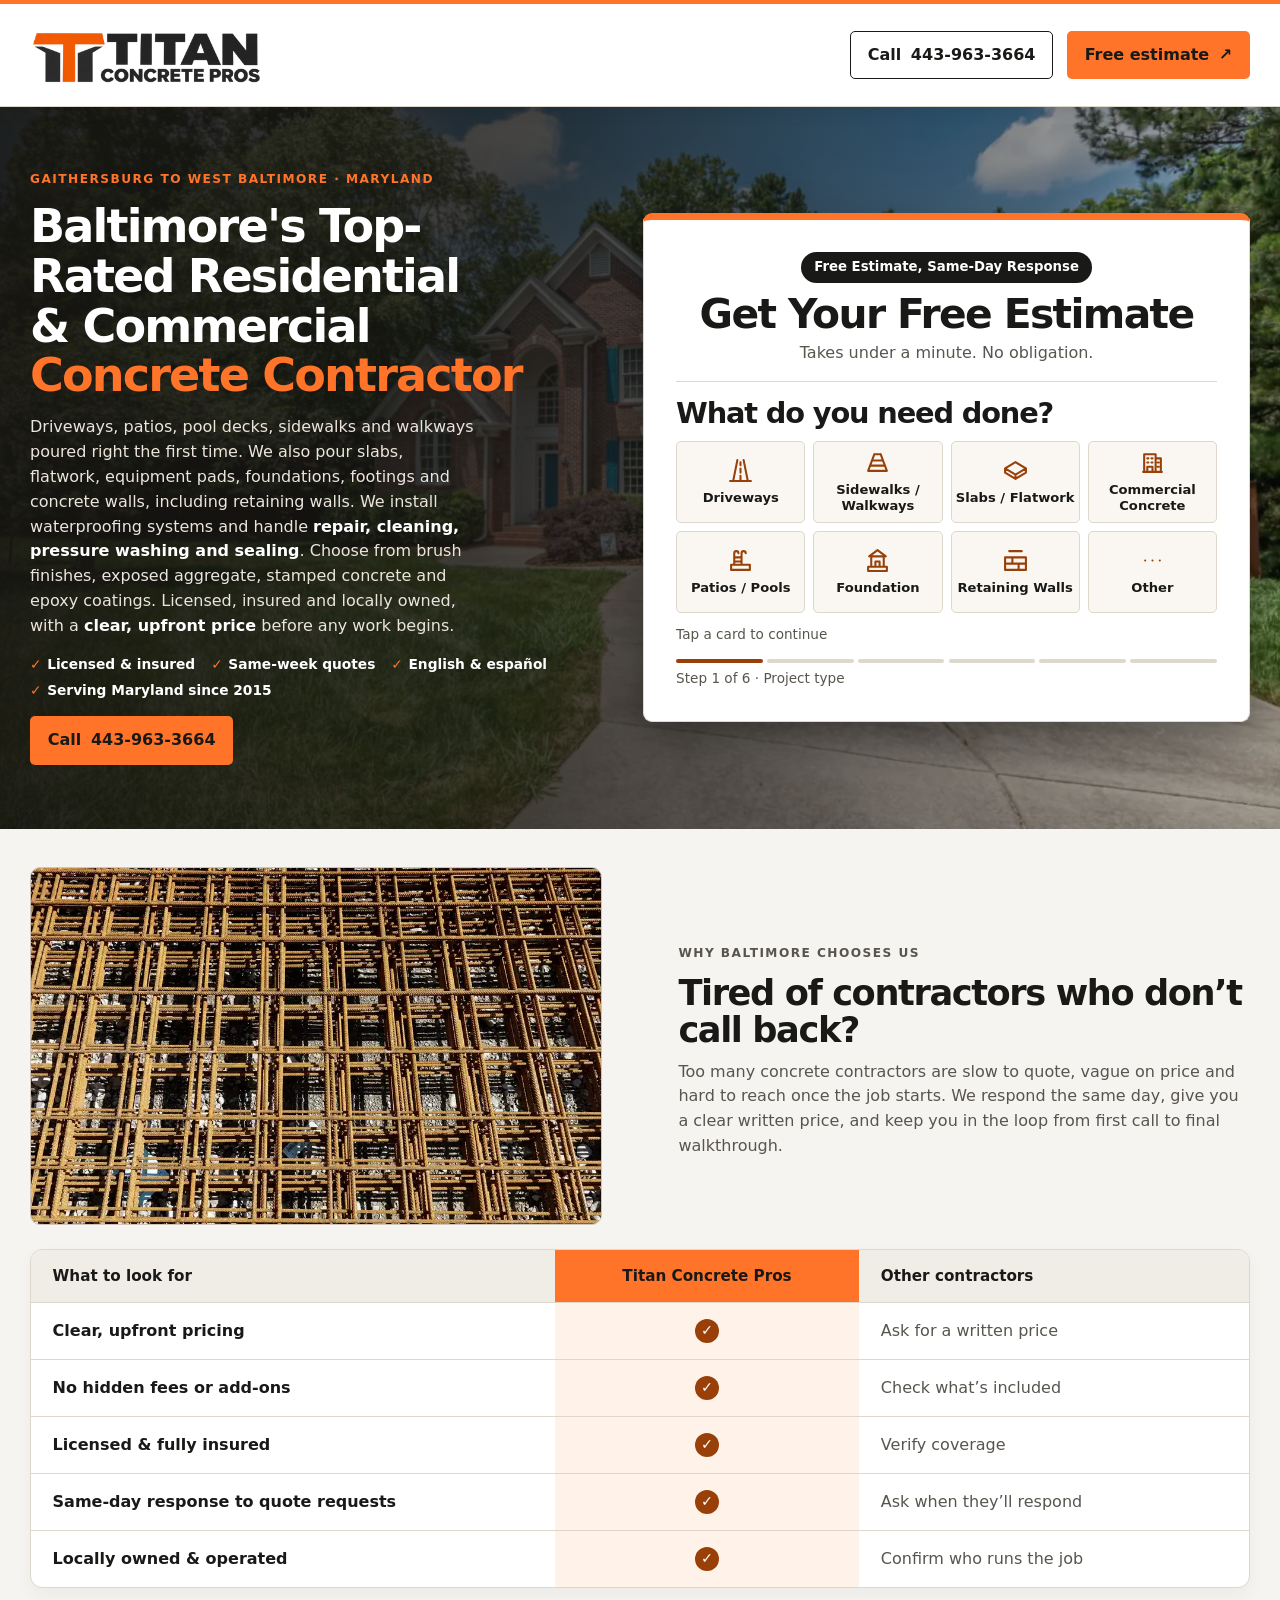
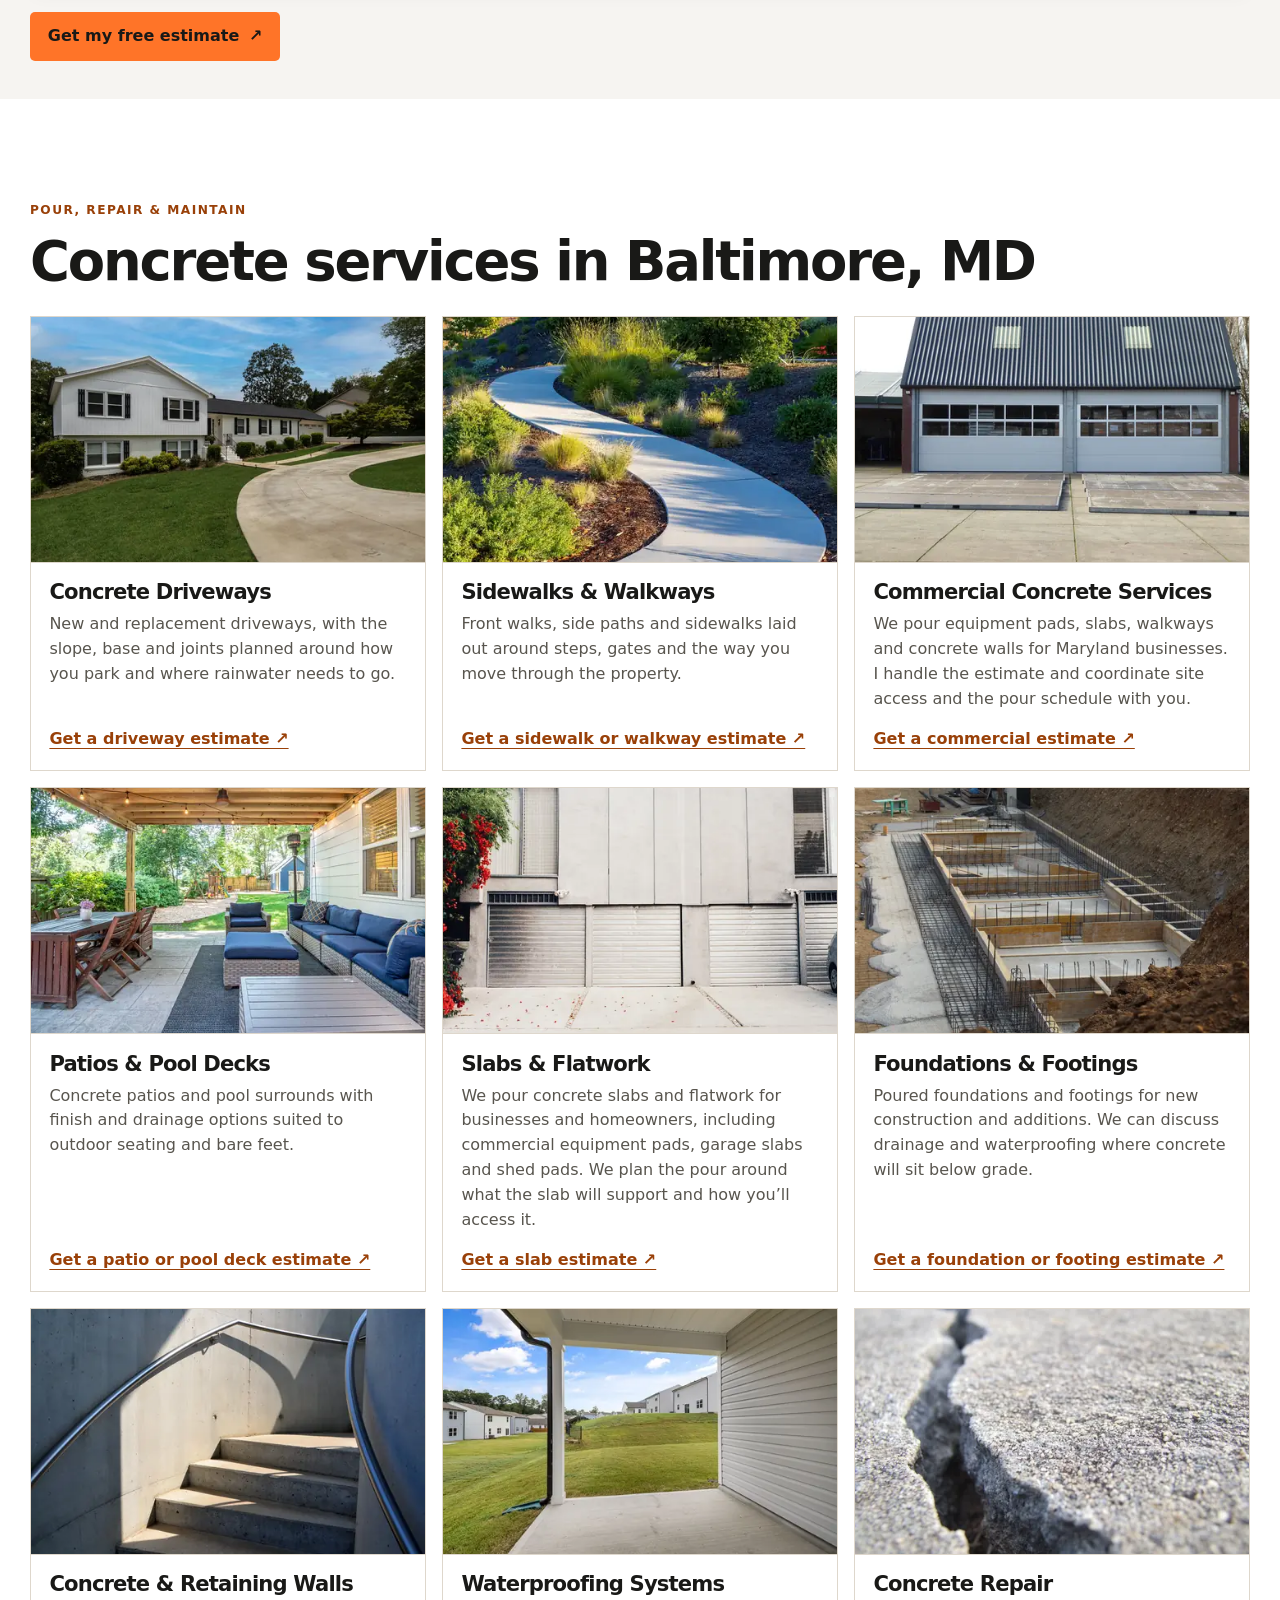
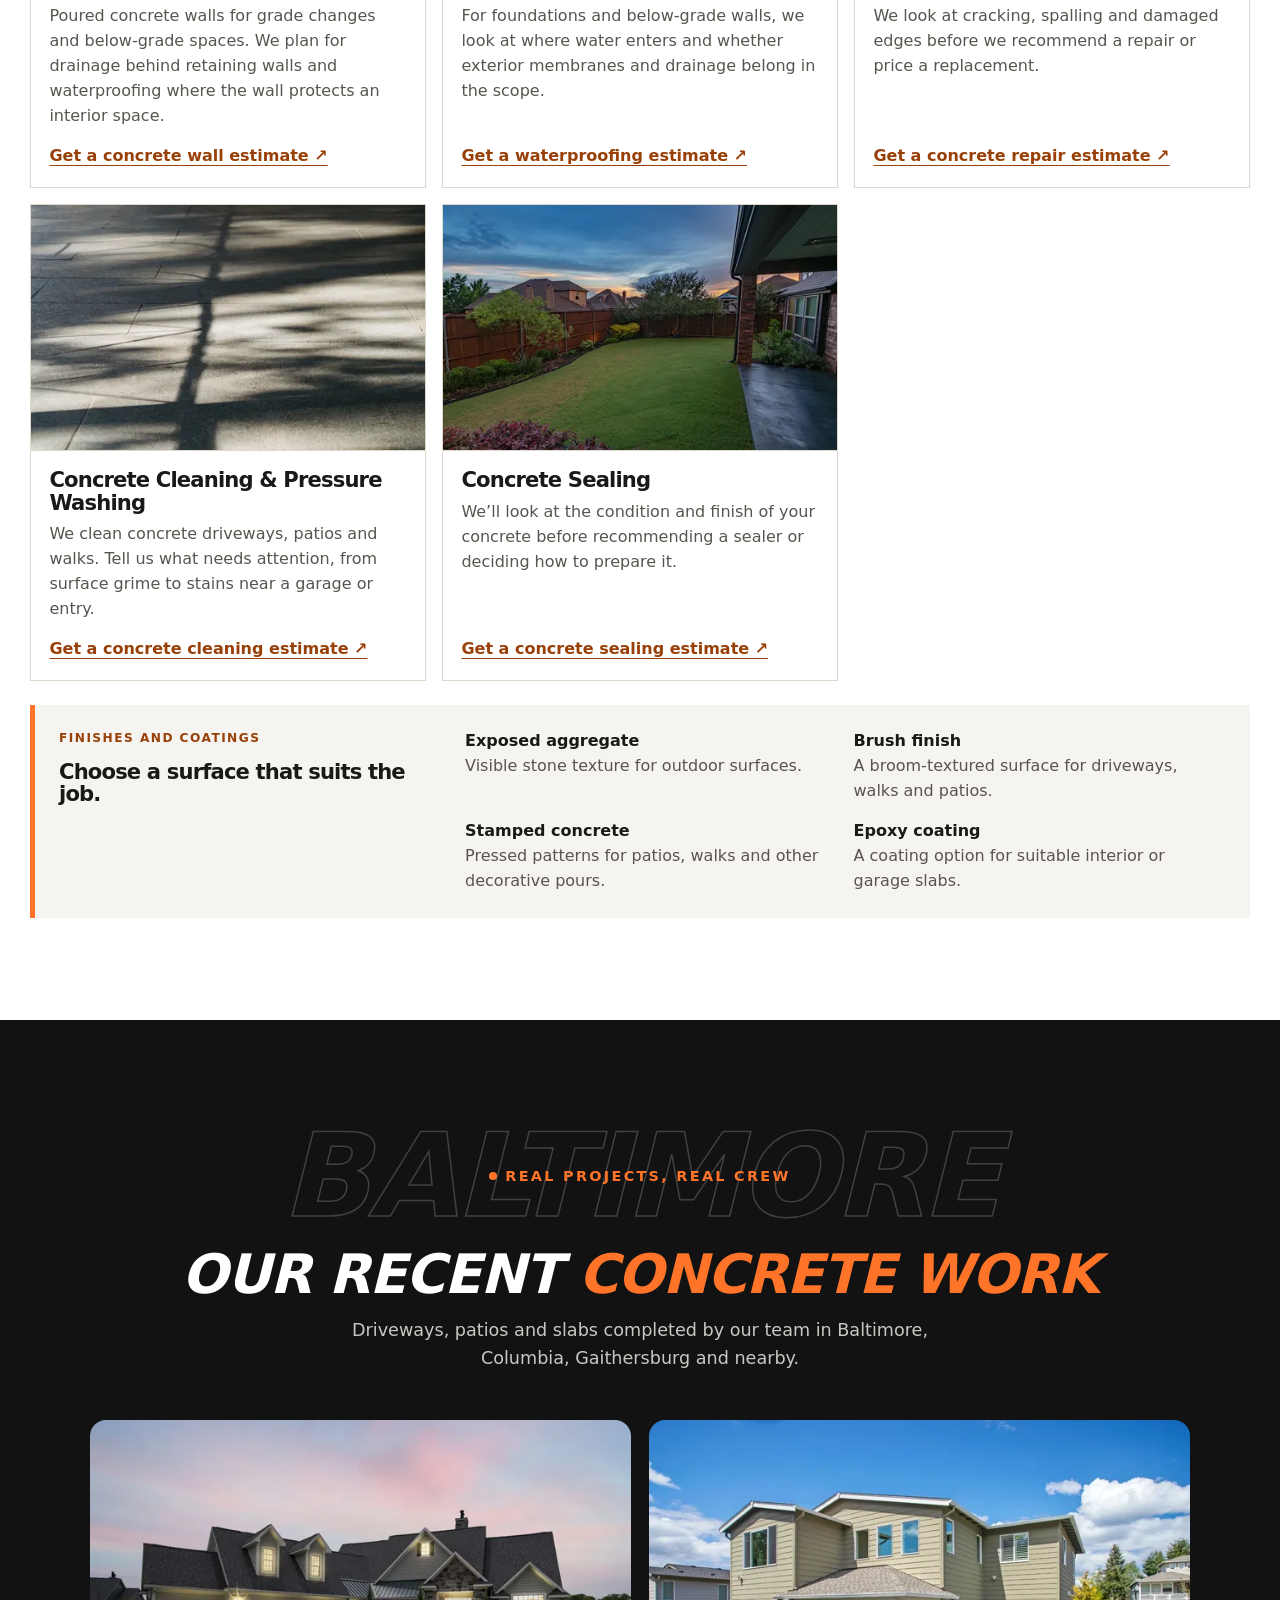
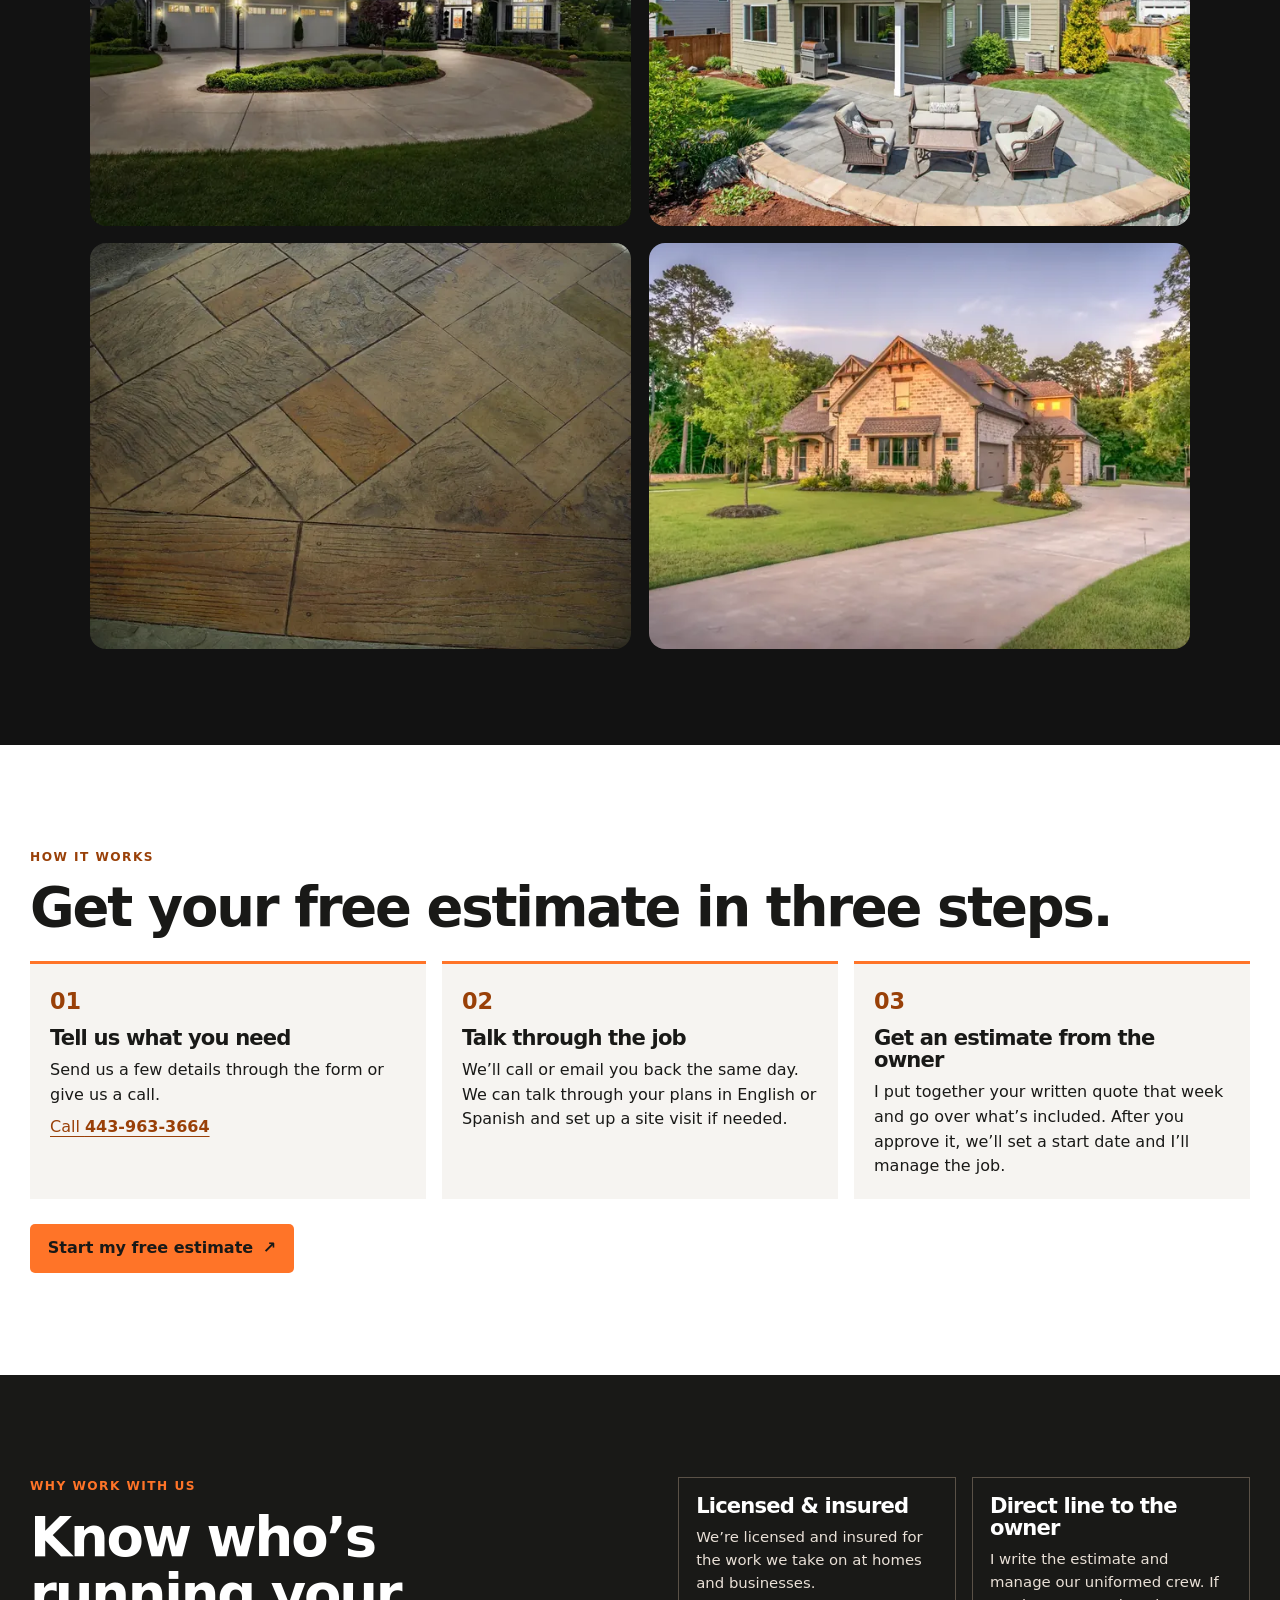
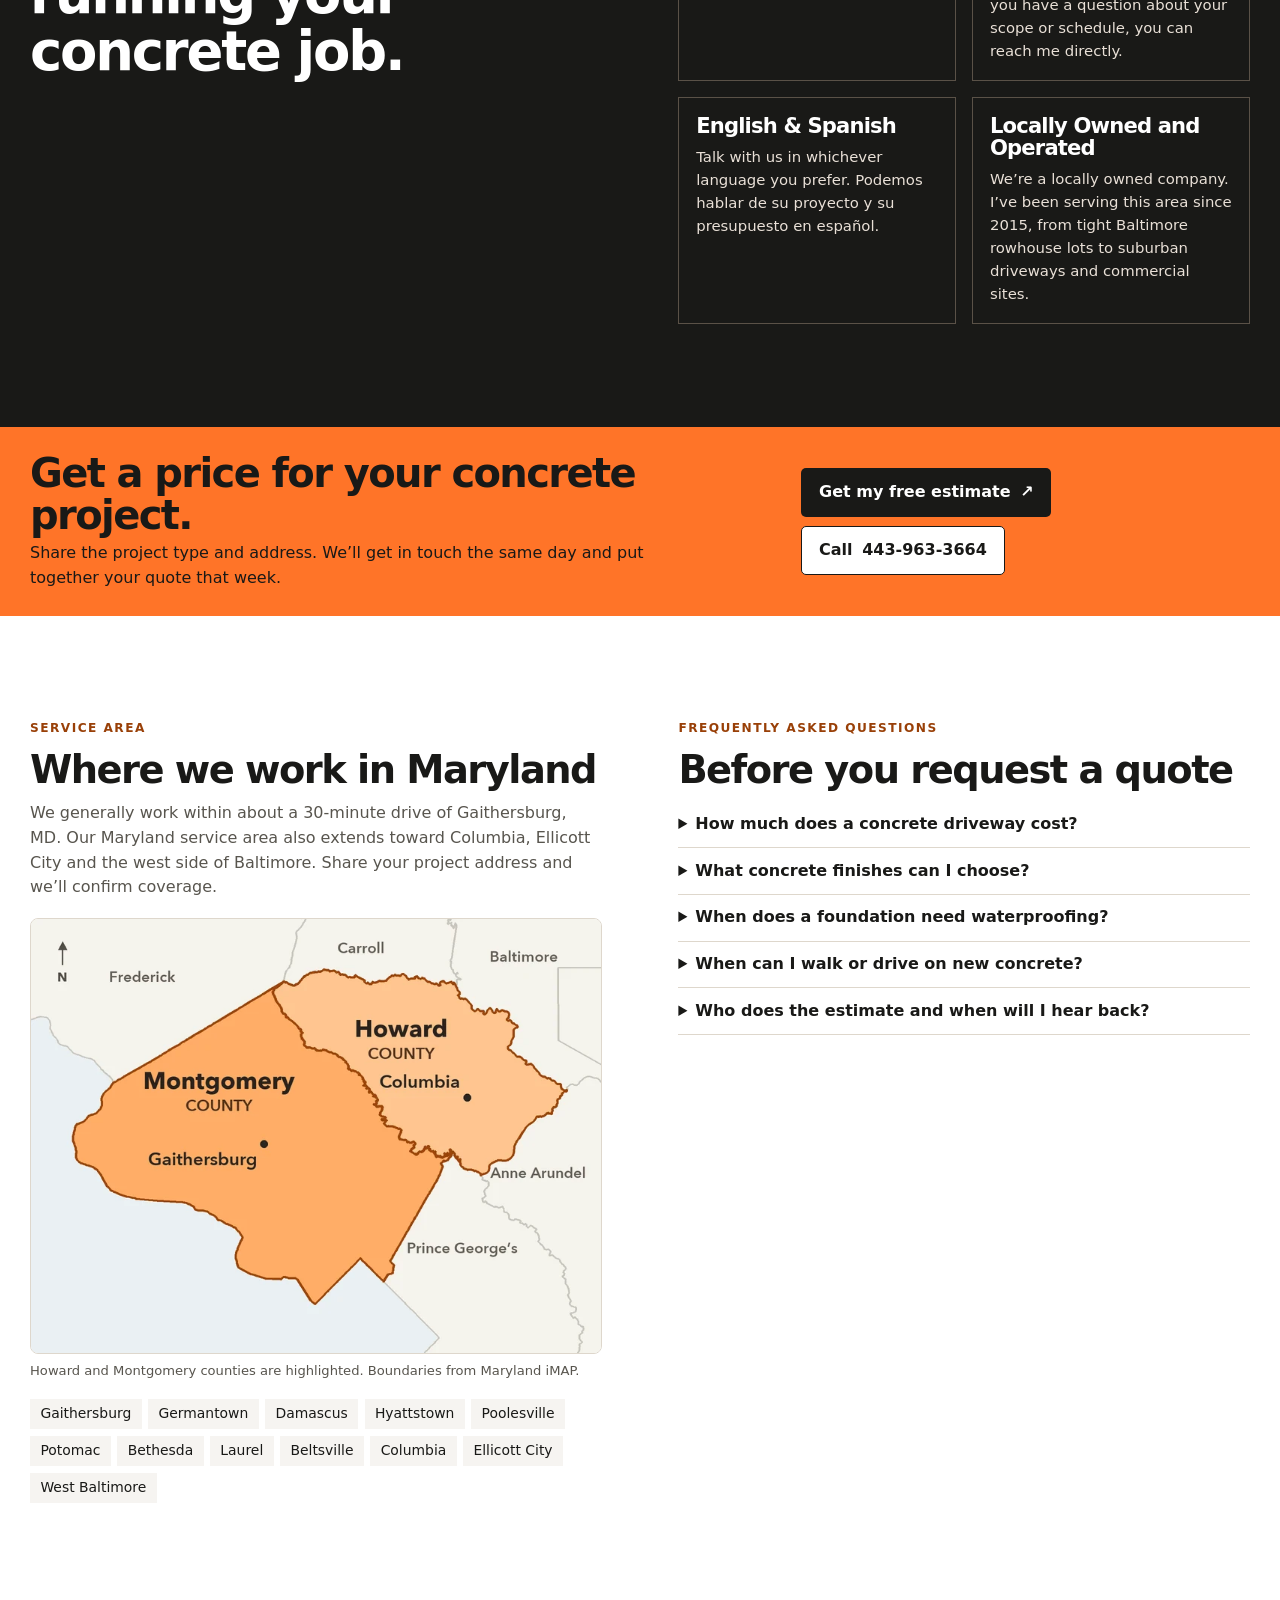
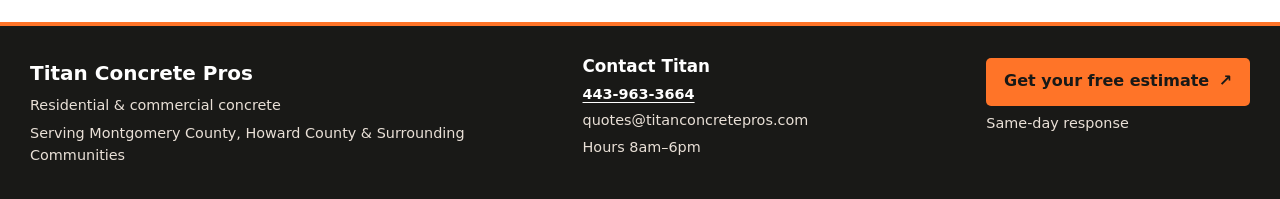
<file: baltimore-concrete-contractor-new-project-request.html>
<!doctype html>
<html lang="en">
<head>
<meta charset="utf-8">
<meta name="viewport" content="width=device-width, initial-scale=1">
<!-- Main photo first, so it isn't held up by the tracking scripts below -->
<link rel="preload" as="image" href="titan-baltimore-assets/images/hero-driveway-mobile.webp" media="(max-width: 670px)" fetchpriority="high">
<link rel="preload" as="image" href="titan-baltimore-assets/images/hero-driveway-tablet.webp" media="(min-width: 671px) and (max-width: 1080px)" fetchpriority="high">
<link rel="preload" as="image" href="titan-baltimore-assets/images/hero-driveway.webp" media="(min-width: 1081px)" fetchpriority="high">
<!-- Tracking: Google Tag Manager, Google Ads tag and Microsoft Clarity.
     Visitors from a Google ad (gclid / gbraid / wbraid / gad_source in the link, or a Google Ads
     click cookie) get them immediately, so call tracking and conversions work exactly as before.
     Everyone else gets them on the first scroll, tap, mouse move or key press, or 7 seconds after load. -->
<script>
  (function (w, d) {
    w.dataLayer = w.dataLayer || [];
    w.dataLayer.push({ "gtm.start": new Date().getTime(), event: "gtm.js" });
    w.clarity = w.clarity || function () { (w.clarity.q = w.clarity.q || []).push(arguments); };
    var srcs = [
      "https://www.googletagmanager.com/gtm.js?id=GTM-K8CW8HHN",
      "https://www.googletagmanager.com/gtag/js?id=AW-18036809609",
      "https://www.clarity.ms/tag/zi6rxvknij"
    ];
    var started = false, events = ["scroll", "pointerdown", "touchstart", "keydown", "mousemove"];
    function start() {
      if (started) return; started = true;
      events.forEach(function (e) { w.removeEventListener(e, start); });
      srcs.forEach(function (src) { var s = d.createElement("script"); s.async = true; s.src = src; d.head.appendChild(s); });
    }
    var fromAd = /[?&](gclid|gbraid|wbraid|gad_source)=/.test(w.location.search) || /(^|;\s*)_gcl_(aw|gb|dc)=/.test(d.cookie);
    if (fromAd) { start(); return; }
    events.forEach(function (e) { w.addEventListener(e, start, { passive: true }); });
    w.addEventListener("load", function () { setTimeout(start, 7000); });
  })(window, document);
</script>
  <!-- Google tag -->
  <script>
    window.dataLayer = window.dataLayer || [];
    function gtag() { dataLayer.push(arguments); }
    gtag('js', new Date());
    gtag('config', 'AW-18036809609');
  </script>
  <!-- Google Ads call conversion: "From Baltimore Titan Lander Page - Call (443-963-3664)" -->
  <script>
    gtag('config', 'AW-18036809609/KJRnCLHqlr4dEIm_z5hD', {
      'phone_conversion_number': '443-963-3664'
    });
  </script>
  <title>Concrete Contractor in Baltimore, MD | Titan Concrete Pros</title>
  <meta name="description" content="Request a free estimate from Titan Concrete Pros for driveways, sidewalks, patios, slabs, footings, foundations, concrete walls and waterproofing in Maryland.">
  <link rel="icon" href="titan-baltimore-assets/images/favicon.ico" sizes="any">
  <link rel="icon" type="image/png" href="titan-baltimore-assets/images/favicon-32x32.png" sizes="32x32">
  <link rel="apple-touch-icon" href="titan-baltimore-assets/images/apple-touch-icon.png">
  <link rel="manifest" href="titan-baltimore-assets/images/site.webmanifest">
  <link rel="canonical" href="https://titanconcretepros.com/baltimore-concrete-contractor-new-project-request">
  <meta name="theme-color" content="#ffffff">
  <link rel="stylesheet" href="titan-baltimore-assets/styles.css">
  <script defer src="titan-baltimore-assets/company.js"></script>
  <script defer src="titan-baltimore-assets/form-handler.js"></script>
  <script defer src="titan-baltimore-assets/landing.js"></script>
</head>
<body>
<!-- Google Tag Manager (noscript) -->
<noscript><iframe src="https://www.googletagmanager.com/ns.html?id=GTM-K8CW8HHN" height="0" width="0" style="display:none;visibility:hidden"></iframe></noscript>
<!-- End Google Tag Manager (noscript) -->
  <a class="skip" href="#quote">Skip to the estimate form</a>
  <header class="masthead">
    <div class="wrap masthead-inner">
      <div class="brand"><img src="titan-baltimore-assets/images/logo.webp" width="386" height="118" alt=""><span class="visually-hidden" data-company>Titan Concrete Pros</span></div>
      <div class="top-actions">
        <a class="button button-outline" href="tel:+14439633664" data-phone>Call <span data-contact-value>443-963-3664</span></a>
        <a class="button" href="#quote" data-quote>Free estimate <span aria-hidden="true">↗</span></a>
      </div>
    </div>
  </header>
  <main id="top">
    <section class="hero" aria-labelledby="headline">
      <picture class="hero-backdrop" data-photo="hero" aria-hidden="true">
        <source media="(max-width: 670px)" srcset="titan-baltimore-assets/images/hero-driveway-mobile.webp">
        <source media="(max-width: 1080px)" srcset="titan-baltimore-assets/images/hero-driveway-tablet.webp">
        <img src="titan-baltimore-assets/images/hero-driveway.webp" alt="" width="1280" height="720" fetchpriority="high">
      </picture>
      <div class="wrap hero-grid">
        <div class="hero-copy">
          <p class="eyebrow" data-market-line>Gaithersburg to West Baltimore · Maryland</p>
          <h1 id="headline" data-headline>Baltimore's Top-Rated Residential &amp; Commercial <em>Concrete Contractor</em></h1>
          <p class="lead" data-intro>Driveways, patios, pool decks, sidewalks and walkways poured right the first time. We also pour slabs, flatwork, equipment pads, foundations, footings and concrete walls, including retaining walls. We install waterproofing systems and handle <strong>repair, cleaning, pressure washing and sealing</strong>. Choose from brush finishes, exposed aggregate, stamped concrete and epoxy coatings. Licensed, insured and locally owned, with a <strong>clear, upfront price</strong> before any work begins.</p>
          <ul class="hero-points"><li>Licensed &amp; insured</li><li>Same-week quotes</li><li>English &amp; español</li><li>Serving Maryland since 2015</li></ul>
          <a class="button" href="tel:+14439633664" data-phone>Call <span data-contact-value>443-963-3664</span></a>
        </div>
        <section class="quote" id="quote" aria-labelledby="quote-title">
          <header class="quote-header">
            <p class="quote-promise">Free Estimate, Same-Day Response</p>
            <h2 id="quote-title">Get Your Free Estimate</h2>
            <p>Takes under a minute. No obligation.</p>
          </header>
          <p class="selection" id="selection" hidden></p>
          <form id="estimate-form">
            <button type="button" id="back" class="back" hidden>← Back</button>
            <div id="step"></div>
            <div id="progress" class="progress" aria-hidden="true"></div>
            <p id="step-count" class="step-count"></p>
            <p id="form-status" role="status" class="form-status"></p>
            <div class="trap" aria-hidden="true"><label>Leave blank <input name="website" autocomplete="off" tabindex="-1"></label></div>
          </form>
          <noscript>Please enable JavaScript to use the estimate form.</noscript>
        </section>
      </div>
    </section>
    <section class="trust" aria-labelledby="compare-title">
      <div class="wrap trust-grid">
        <figure class="media crew-photo" data-photo="crew"><span>Concrete reinforcement before a pour</span></figure>
        <div class="trust-copy">
          <p class="eyebrow">Why Baltimore Chooses Us</p>
          <h2 id="compare-title">Tired of contractors who don’t call back?</h2>
          <p>Too many concrete contractors are slow to quote, vague on price and hard to reach once the job starts. We respond the same day, give you a clear written price, and keep you in the loop from first call to final walkthrough.</p>
        </div>
        <div class="compare-panel">
          <table class="compare-table" aria-label="Compare Titan Concrete Pros with other contractors">
            <thead>
              <tr><th scope="col">What to look for</th><th scope="col" data-company>Titan Concrete Pros</th><th scope="col">Other contractors</th></tr>
            </thead>
            <tbody>
              <tr><th scope="row">Clear, upfront pricing</th><td><span class="check-mark" aria-hidden="true">✓</span><span class="visually-hidden">Yes</span></td><td>Ask for a written price</td></tr>
              <tr><th scope="row">No hidden fees or add-ons</th><td><span class="check-mark" aria-hidden="true">✓</span><span class="visually-hidden">Yes</span></td><td>Check what’s included</td></tr>
              <tr><th scope="row">Licensed &amp; fully insured</th><td><span class="check-mark" aria-hidden="true">✓</span><span class="visually-hidden">Yes</span></td><td>Verify coverage</td></tr>
              <tr><th scope="row">Same-day response to quote requests</th><td><span class="check-mark" aria-hidden="true">✓</span><span class="visually-hidden">Yes</span></td><td>Ask when they’ll respond</td></tr>
              <tr><th scope="row">Locally owned &amp; operated</th><td><span class="check-mark" aria-hidden="true">✓</span><span class="visually-hidden">Yes</span></td><td>Confirm who runs the job</td></tr>
            </tbody>
          </table>
        </div>
        <div class="compare-actions"><a class="button" href="#quote" data-quote>Get my free estimate <span aria-hidden="true">↗</span></a></div>
        <dl id="stats" class="stats" hidden></dl>
      </div>
    </section>
    <section class="section wrap" id="services" aria-labelledby="services-title">
      <p class="eyebrow">Pour, repair &amp; maintain</p><h2 id="services-title">Concrete services in <span data-market>Baltimore, MD</span></h2>
      <div id="residential-services">
        <div class="service-grid" id="service-grid"></div>
      </div>
      <aside class="finish-panel" id="finishes">
        <div><p class="eyebrow">Finishes and coatings</p><h3>Choose a surface that suits the job.</h3></div>
        <dl id="finish-list"></dl>
      </aside>
    </section>
    <section class="recent" aria-labelledby="projects-title">
      <div class="wrap">
        <div class="recent-head">
          <div class="recent-kicker"><span class="recent-ghost" aria-hidden="true">Baltimore</span><p class="recent-eyebrow">Real projects, real crew</p></div>
          <h2 id="projects-title">Our recent <span>concrete work</span></h2>
          <p class="recent-note">Driveways, patios and slabs completed by our team in Baltimore, Columbia, Gaithersburg and nearby.</p>
        </div>
        <div class="recent-grid">
          <figure><img src="titan-baltimore-assets/images/recent-circle-driveway-640.webp" srcset="titan-baltimore-assets/images/recent-circle-driveway-640.webp 640w, titan-baltimore-assets/images/recent-circle-driveway-1200.webp 1200w" sizes="(max-width: 1100px) 50vw, 540px" width="640" height="480" loading="lazy" decoding="async" alt="Circular concrete driveway in front of a three-car garage at dusk"></figure>
          <figure><img src="titan-baltimore-assets/images/recent-patio-640.webp" srcset="titan-baltimore-assets/images/recent-patio-640.webp 640w, titan-baltimore-assets/images/recent-patio-1200.webp 1200w" sizes="(max-width: 1100px) 50vw, 540px" width="640" height="480" loading="lazy" decoding="async" alt="Backyard stone patio with outdoor seating next to a covered concrete porch"></figure>
          <figure><img src="titan-baltimore-assets/images/recent-stamped-640.webp" srcset="titan-baltimore-assets/images/recent-stamped-640.webp 640w, titan-baltimore-assets/images/recent-stamped-1200.webp 1200w" sizes="(max-width: 1100px) 50vw, 540px" width="640" height="480" loading="lazy" decoding="async" alt="Stamped concrete with a slate tile pattern and wood-plank border"></figure>
          <figure><img src="titan-baltimore-assets/images/recent-driveway-640.webp" srcset="titan-baltimore-assets/images/recent-driveway-640.webp 640w, titan-baltimore-assets/images/recent-driveway-960.webp 960w" sizes="(max-width: 1100px) 50vw, 540px" width="640" height="480" loading="lazy" decoding="async" alt="Long curved concrete driveway leading to a brick house"></figure>
        </div>
      </div>
    </section>
    <section class="section wrap" aria-labelledby="process-title">
      <p class="eyebrow">How it works</p><h2 id="process-title">Get your free estimate in three steps.</h2>
      <ol class="process">
        <li><span aria-hidden="true">01</span><h3>Tell us what you need</h3><p>Send us a few details through the form or give us a call.</p><a class="process-phone" href="tel:+14439633664" data-phone>Call <strong data-contact-value>443-963-3664</strong></a></li>
        <li><span aria-hidden="true">02</span><h3>Talk through the job</h3><p>We’ll call or email you back the same day. We can talk through your plans in English or Spanish and set up a site visit if needed.</p></li>
        <li><span aria-hidden="true">03</span><h3>Get an estimate from the owner</h3><p>I put together your written quote that week and go over what’s included. After you approve it, we’ll set a start date and I’ll manage the job.</p></li>
      </ol>
      <a class="button" href="#quote" data-quote>Start my free estimate <span aria-hidden="true">↗</span></a>
    </section>
    <section class="section reviews" id="reviews" hidden aria-labelledby="reviews-title">
      <div class="wrap"><p class="eyebrow">Customer reviews</p><h2 id="reviews-title">What our customers say</h2><div id="review-grid" class="review-grid"></div></div>
    </section>
    <section class="section why" aria-labelledby="why-title">
      <div class="wrap why-grid">
        <div><p class="eyebrow">Why work with us</p><h2 id="why-title">Know who’s running your concrete job.</h2></div>
        <div class="benefit-grid">
          <article><h3>Licensed &amp; insured</h3><p>We’re licensed and insured for the work we take on at homes and businesses.</p></article>
          <article><h3>Direct line to the owner</h3><p>I write the estimate and manage our uniformed crew. If you have a question about your scope or schedule, you can reach me directly.</p></article>
          <article><h3>English &amp; Spanish</h3><p>Talk with us in whichever language you prefer. Podemos hablar de su proyecto y su presupuesto en español.</p></article>
          <article id="locally-owned-and-operated"><h3>Locally Owned and Operated</h3><p>We’re a locally owned company. I’ve been serving this area since 2015, from tight Baltimore rowhouse lots to suburban driveways and commercial sites.</p></article>
        </div>
      </div>
    </section>
    <section class="estimate-strip">
      <div class="wrap strip-inner">
        <div><h2>Get a price for your concrete project.</h2><p>Share the project type and address. We’ll get in touch the same day and put together your quote that week.</p></div>
        <div class="strip-actions">
          <a class="button button-dark" href="#quote" data-quote>Get my free estimate <span aria-hidden="true">↗</span></a>
          <a class="button button-outline" href="tel:+14439633664" data-phone>Call <span data-contact-value>443-963-3664</span></a>
        </div>
      </div>
    </section>
    <section class="section wrap local-grid" aria-labelledby="area-title">
      <div>
        <p class="eyebrow">Service area</p><h2 id="area-title">Where we work in Maryland</h2><p id="area-copy"></p>
        <figure class="coverage-map">
          <img src="titan-baltimore-assets/images/service-area-map.webp" width="760" height="580" loading="lazy" decoding="async" alt="Map highlighting Montgomery County and Howard County in Maryland, with Gaithersburg and Columbia marked.">
          <figcaption>Howard and Montgomery counties are highlighted. Boundaries from Maryland iMAP.</figcaption>
        </figure>
        <ul class="locations" id="locations"></ul>
      </div>
      <div><p class="eyebrow">Frequently asked questions</p><h2 id="faq-title">Before you request a quote</h2><div id="faq"></div></div>
    </section>
  </main>
  <footer class="footer">
    <div class="wrap footer-inner">
      <div>
        <p class="footer-brand" data-company>Titan Concrete Pros</p>
        <p>Residential &amp; commercial concrete</p>
        <p id="footer-location">Serving Montgomery County, Howard County &amp; Surrounding Communities</p>
      </div>
      <div class="contact">
        <h2>Contact Titan</h2>
        <a href="tel:+14439633664" data-phone><span data-contact-value>443-963-3664</span></a>
        <p data-email>quotes@titanconcretepros.com</p>
        <p id="footer-hours">Hours <span data-hours>8am–6pm</span></p>
      </div>
      <div class="footer-actions">
        <a class="button" href="#quote" data-quote>Get your free estimate <span aria-hidden="true">↗</span></a>
        <p>Same-day response</p>
      </div>
    </div>
  </footer>
  <div class="mobile-actions"><a class="button button-dark" href="tel:+14439633664" data-phone>Call <span data-contact-value>443-963-3664</span></a><a class="button" href="#quote" data-quote>Free estimate ↗</a></div>
</body>
</html>
</file>
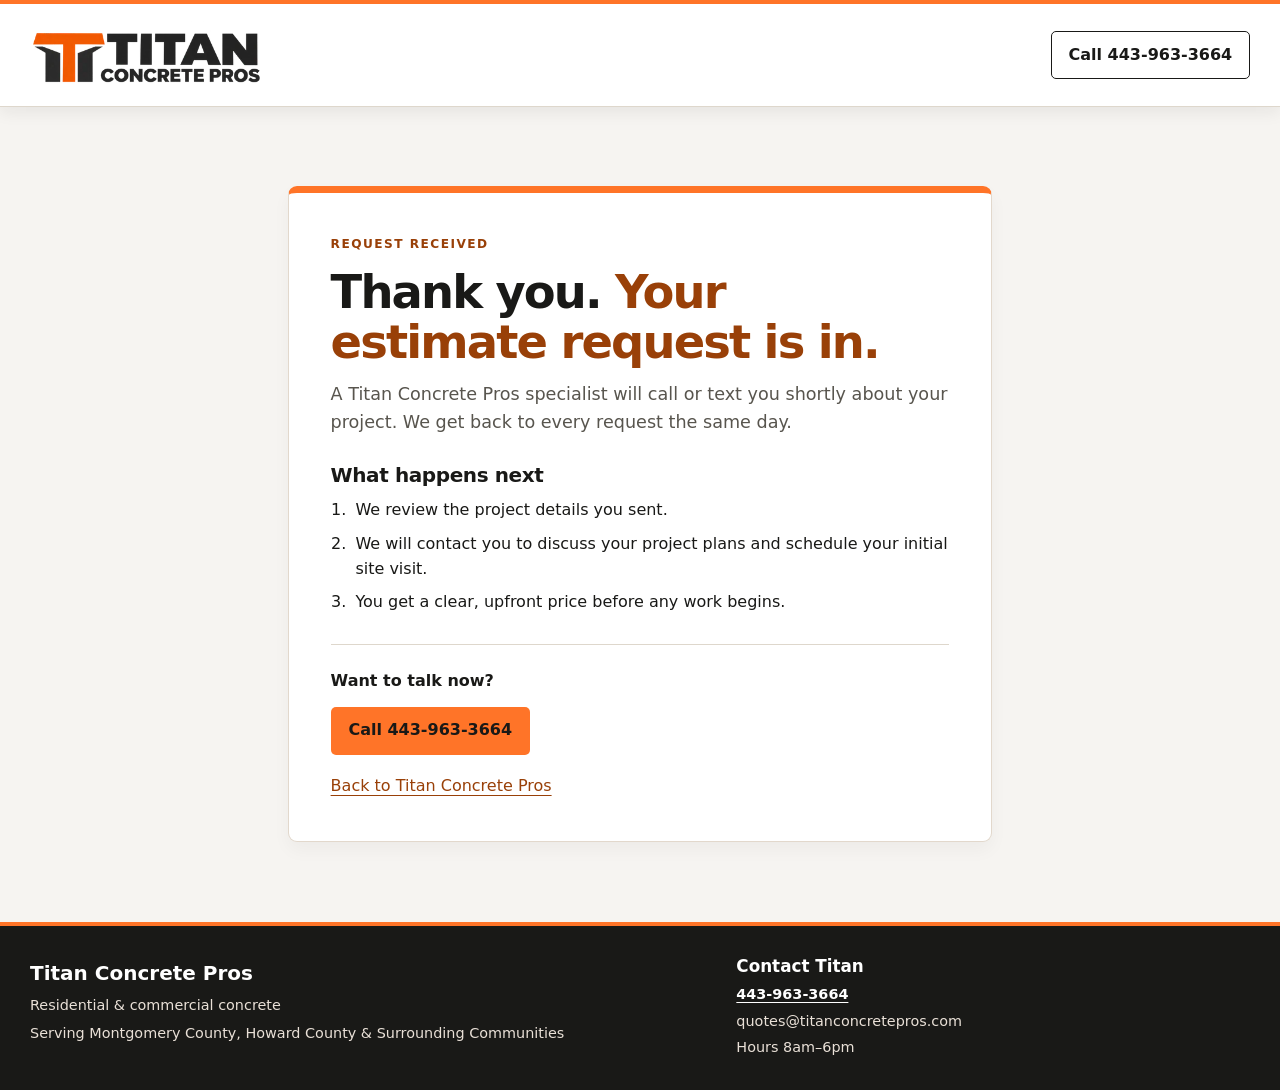
<file: baltimore-thank-you.html>
<!doctype html>
<html lang="en">
<head>
<meta charset="utf-8">
<!-- Google Tag Manager -->
<script>(function(w,d,s,l,i){w[l]=w[l]||[];w[l].push({'gtm.start':
new Date().getTime(),event:'gtm.js'});var f=d.getElementsByTagName(s)[0],
j=d.createElement(s),dl=l!='dataLayer'?'&l='+l:'';j.async=true;j.src=
'https://www.googletagmanager.com/gtm.js?id='+i+dl;f.parentNode.insertBefore(j,f);
})(window,document,'script','dataLayer','GTM-K8CW8HHN');</script>
<!-- End Google Tag Manager -->
<!-- Microsoft Clarity -->
<script type="text/javascript">
    (function(c,l,a,r,i,t,y){
        c[a]=c[a]||function(){(c[a].q=c[a].q||[]).push(arguments)};
        t=l.createElement(r);t.async=1;t.src="https://www.clarity.ms/tag/"+i;
        y=l.getElementsByTagName(r)[0];y.parentNode.insertBefore(t,y);
    })(window, document, "clarity", "script", "zi6rxvknij");
</script>
  <meta name="viewport" content="width=device-width, initial-scale=1">
  <meta name="robots" content="noindex, nofollow">
  <title>Thank You, Request Received | Titan Concrete Pros Baltimore, MD</title>
  <link rel="icon" href="titan-baltimore-assets/images/favicon.ico" sizes="any">
  <link rel="icon" type="image/png" href="titan-baltimore-assets/images/favicon-32x32.png" sizes="32x32">
  <link rel="apple-touch-icon" href="titan-baltimore-assets/images/apple-touch-icon.png">
  <meta name="theme-color" content="#ffffff">
  <link rel="stylesheet" href="titan-baltimore-assets/styles.css">
  <style>
    .thanks { padding-block: clamp(2.5rem, 7vw, 5rem); background: var(--sand); }
    .thanks-card { max-width: 44rem; margin-inline: auto; padding: clamp(1.4rem, 4vw, 2.6rem); background: var(--paper); border: 1px solid #e2d8cc; border-top: 7px solid var(--orange); border-radius: 9px; box-shadow: 0 8px 18px #1919170a; }
    .thanks-card h1 { margin-bottom: .9rem; font-size: clamp(1.9rem, 5vw, 2.9rem); font-weight: 900; line-height: 1.08; }
    .thanks-card h1 em { color: var(--burnt); font-style: normal; }
    .thanks-lead { color: var(--muted); font-size: 1.1rem; }
    .thanks-card h2 { margin: 1.8rem 0 .8rem; font-size: 1.25rem; letter-spacing: -.02em; }
    .thanks-steps { margin: 0; padding-left: 1.3rem; }
    .thanks-steps li { margin-bottom: .55rem; padding-left: .25rem; }
    .thanks-call { margin-top: 1.8rem; padding-top: 1.5rem; border-top: 1px solid var(--line); }
    .thanks-call p { margin-bottom: .8rem; font-weight: 700; }
    .thanks-back { display: inline-block; margin-top: 1.2rem; color: var(--burnt); }
  </style>
</head>
<body>
<!-- Google Tag Manager (noscript) -->
<noscript><iframe src="https://www.googletagmanager.com/ns.html?id=GTM-K8CW8HHN" height="0" width="0" style="display:none;visibility:hidden"></iframe></noscript>
<!-- End Google Tag Manager (noscript) -->
  <header class="masthead">
    <div class="wrap masthead-inner">
      <a class="brand" href="/baltimore-concrete-contractor-new-project-request"><img src="titan-baltimore-assets/images/logo.webp" width="386" height="118" alt="Titan Concrete Pros"></a>
      <div class="top-actions">
        <a class="button button-outline" href="tel:+14439633664">Call 443-963-3664</a>
      </div>
    </div>
  </header>
  <main>
    <section class="thanks">
      <div class="wrap">
        <div class="thanks-card">
          <p class="eyebrow">Request received</p>
          <h1>Thank you. <em>Your estimate request is in.</em></h1>
          <p class="thanks-lead">A Titan Concrete Pros specialist will call or text you shortly about your project. We get back to every request the same day.</p>
          <h2>What happens next</h2>
          <ol class="thanks-steps">
            <li>We review the project details you sent.</li>
            <li>We will contact you to discuss your project plans and schedule your initial site visit.</li>
            <li>You get a clear, upfront price before any work begins.</li>
          </ol>
          <div class="thanks-call">
            <p>Want to talk now?</p>
            <a class="button" href="tel:+14439633664">Call 443-963-3664</a>
          </div>
          <a class="thanks-back" href="/baltimore-concrete-contractor-new-project-request">Back to Titan Concrete Pros</a>
        </div>
      </div>
    </section>
  </main>
  <footer class="footer">
    <div class="wrap footer-inner">
      <div>
        <p class="footer-brand">Titan Concrete Pros</p>
        <p>Residential &amp; commercial concrete</p>
        <p id="footer-location">Serving Montgomery County, Howard County &amp; Surrounding Communities</p>
      </div>
      <div class="contact">
        <h2>Contact Titan</h2>
        <a href="tel:+14439633664">443-963-3664</a>
        <p>quotes@titanconcretepros.com</p>
        <p>Hours 8am–6pm</p>
      </div>
    </div>
  </footer>
</body>
</html>
</file>
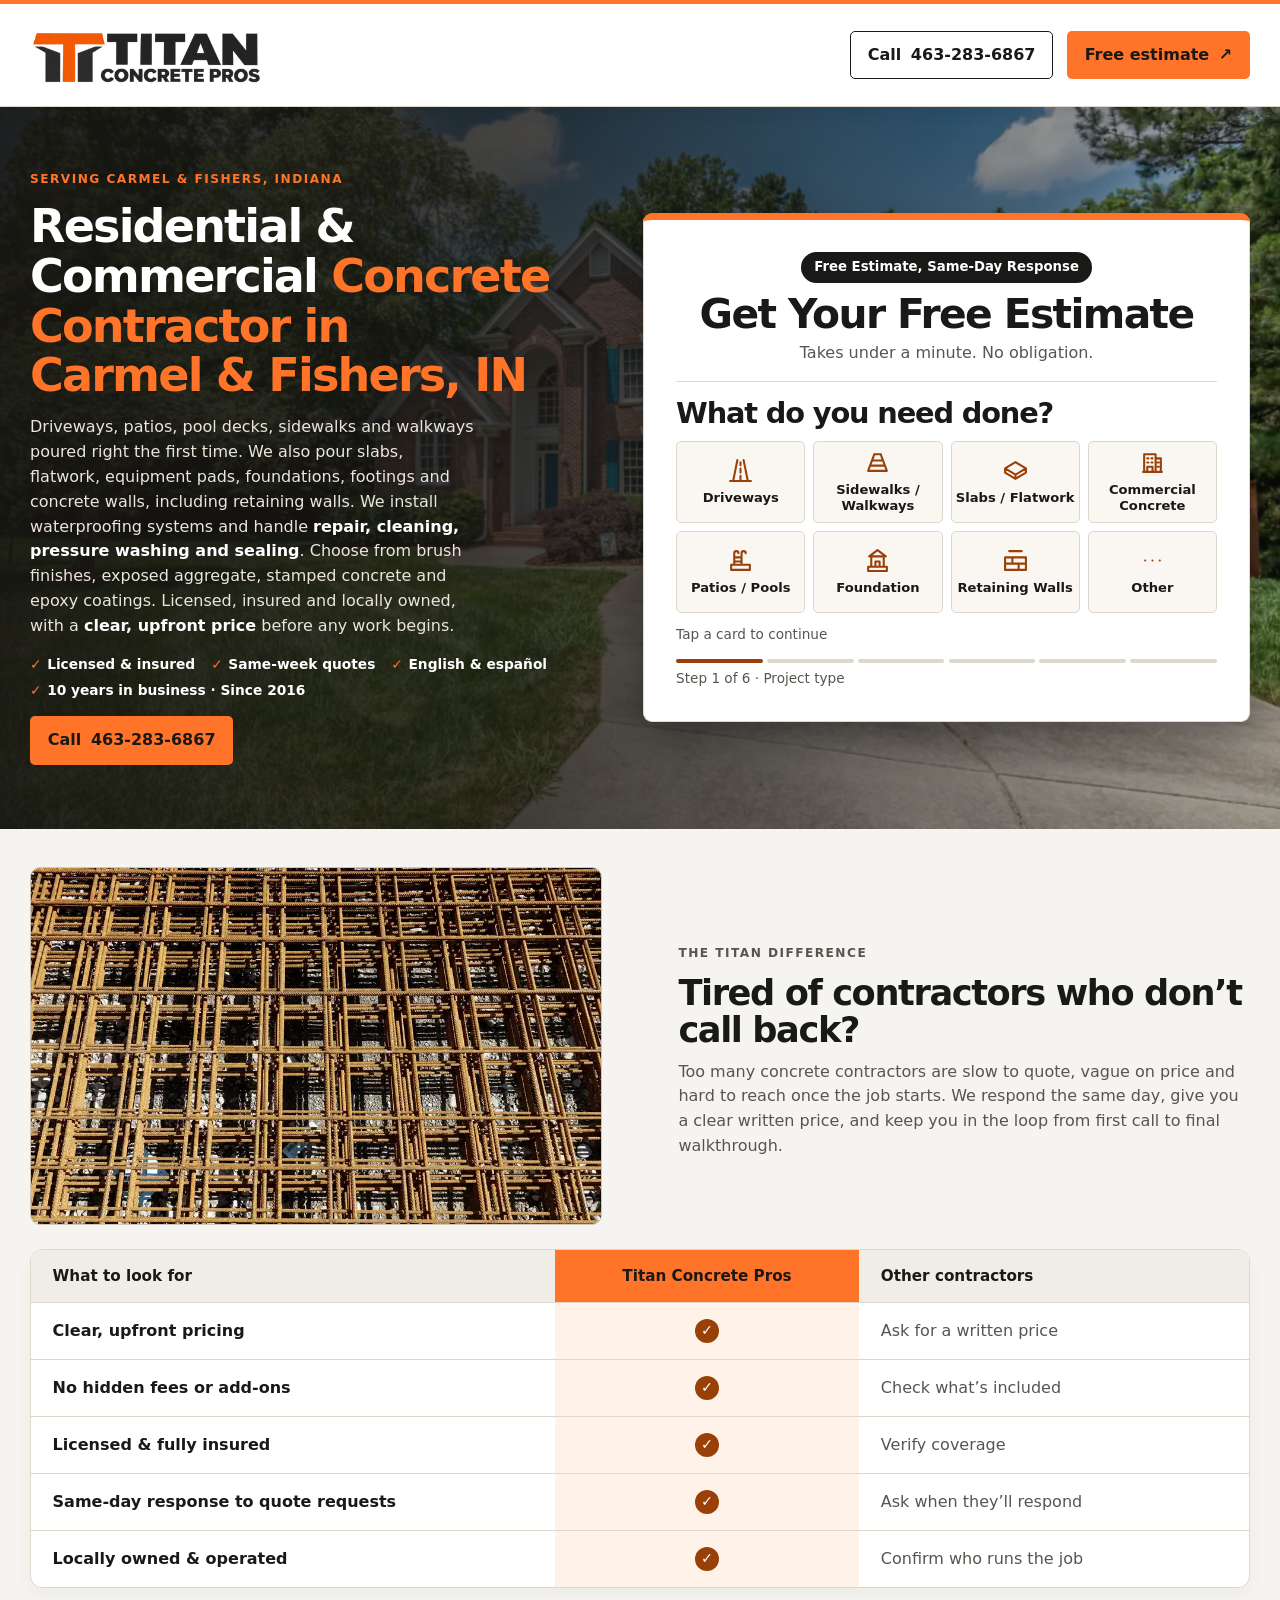
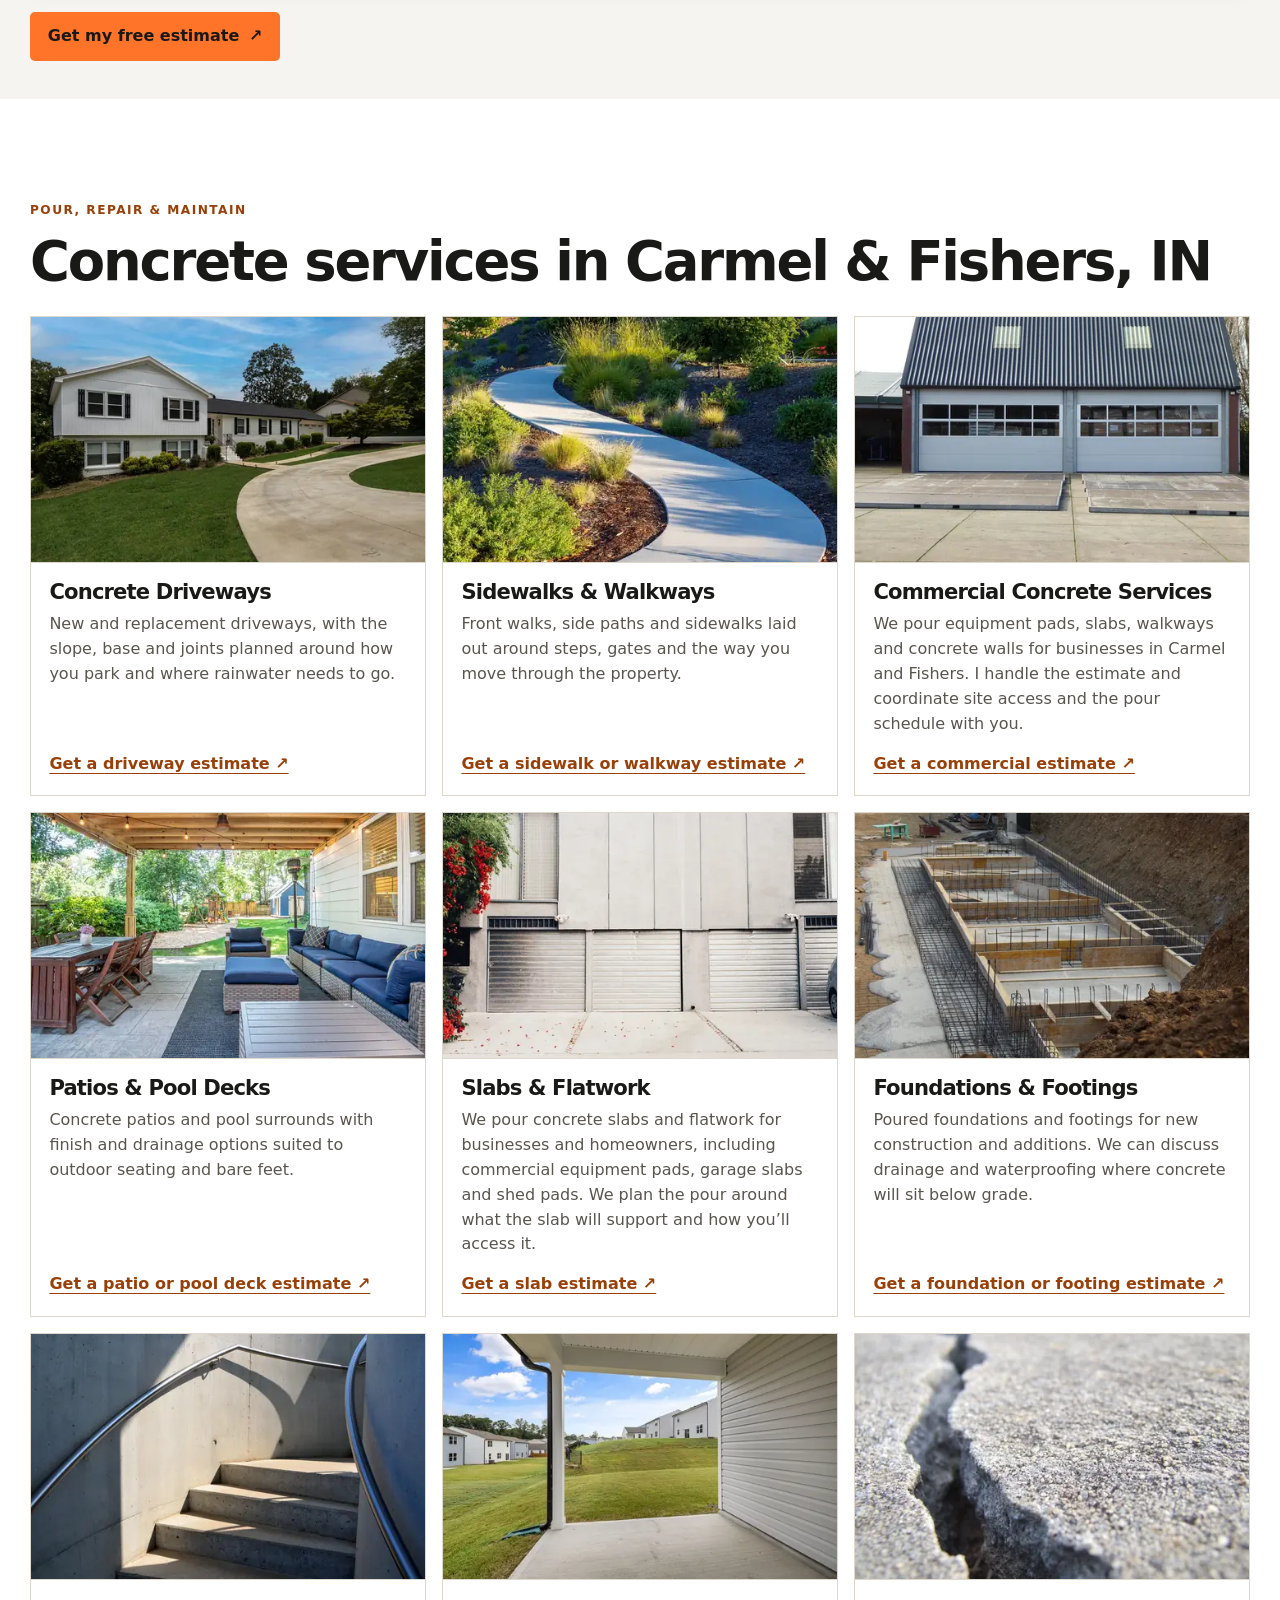
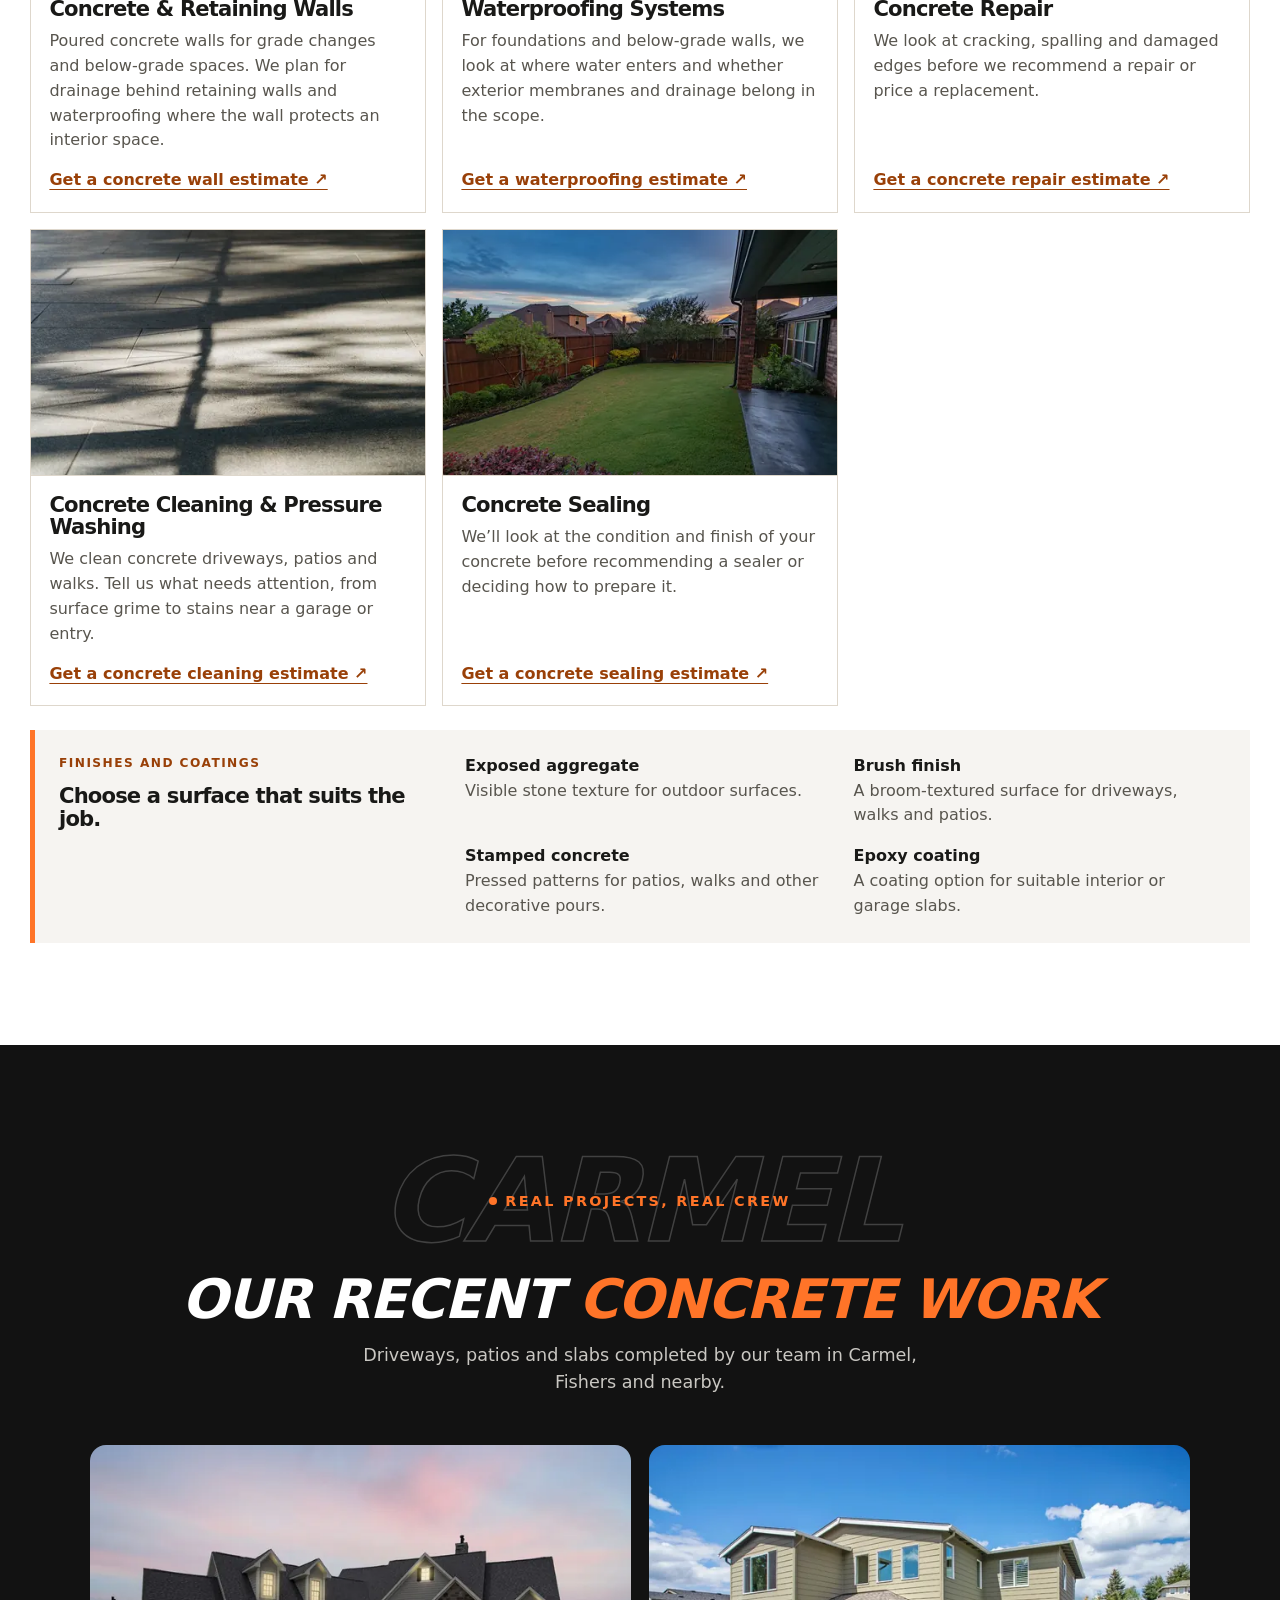
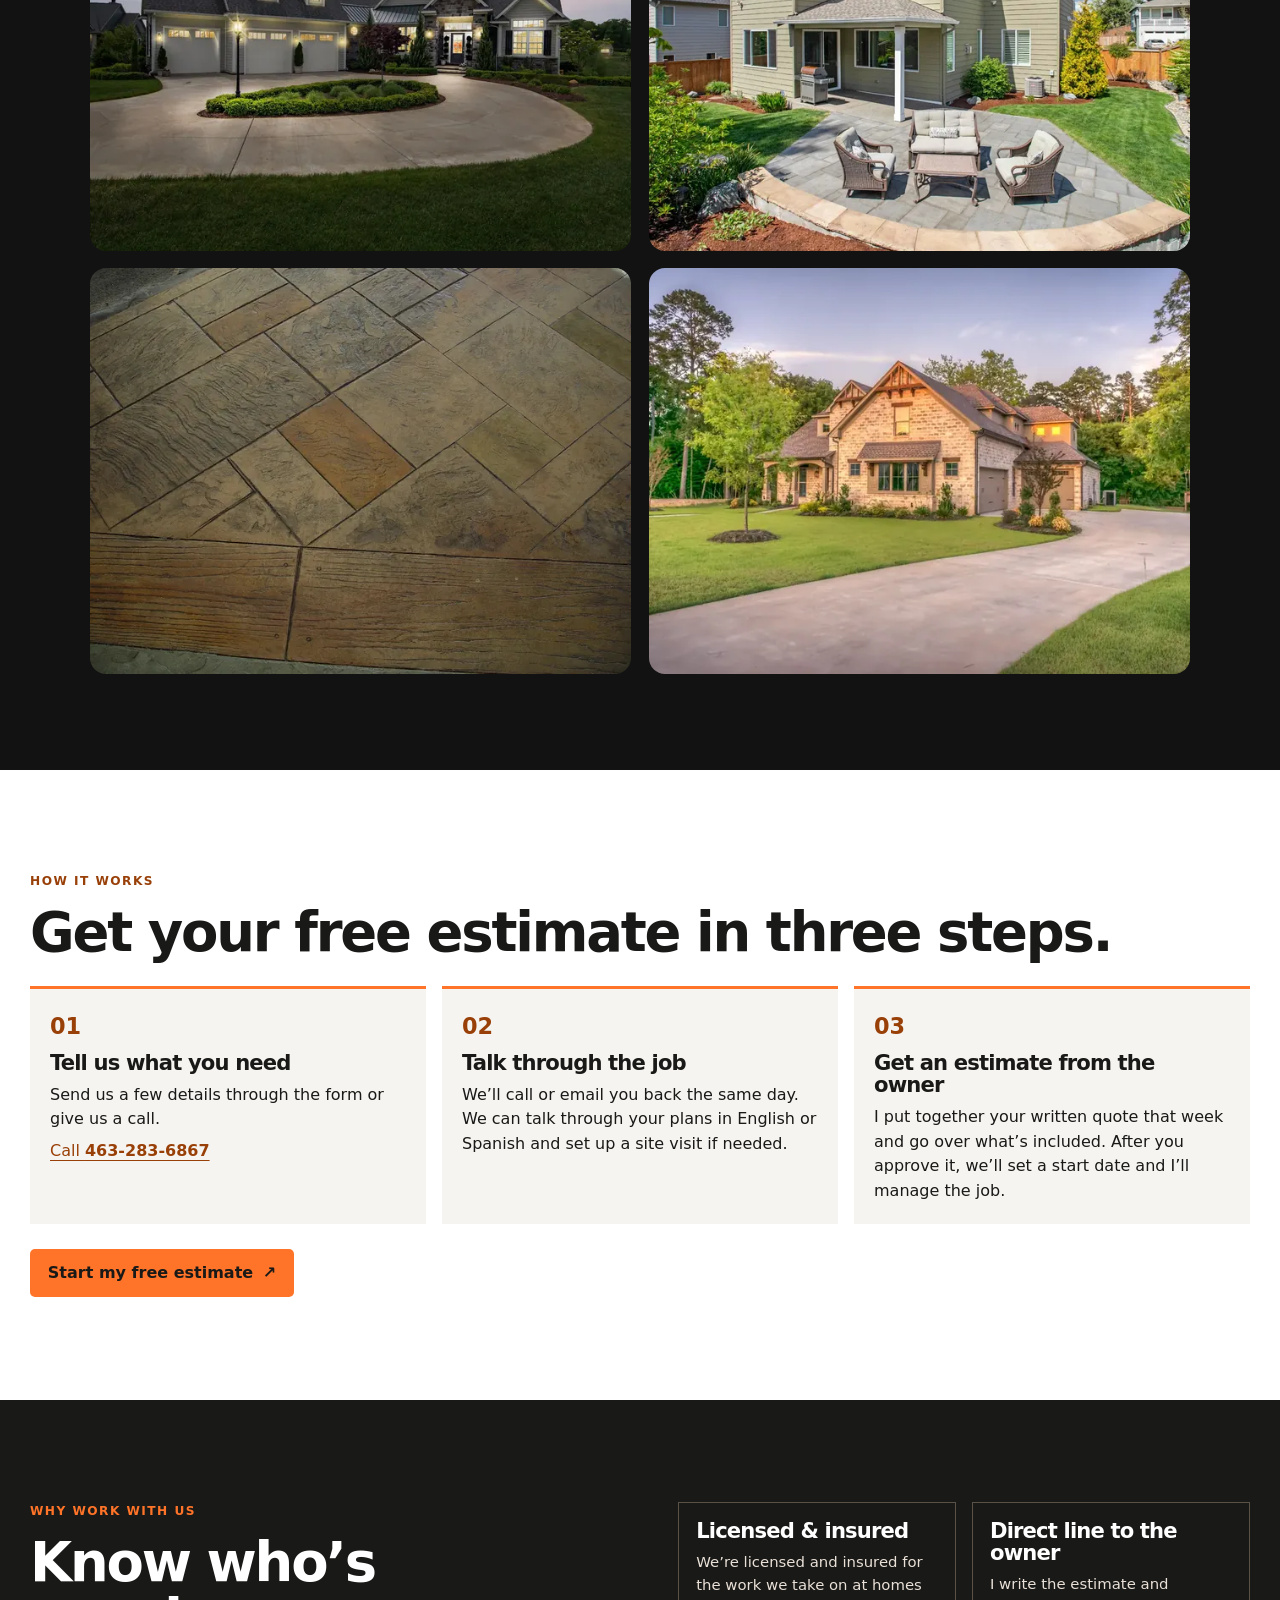
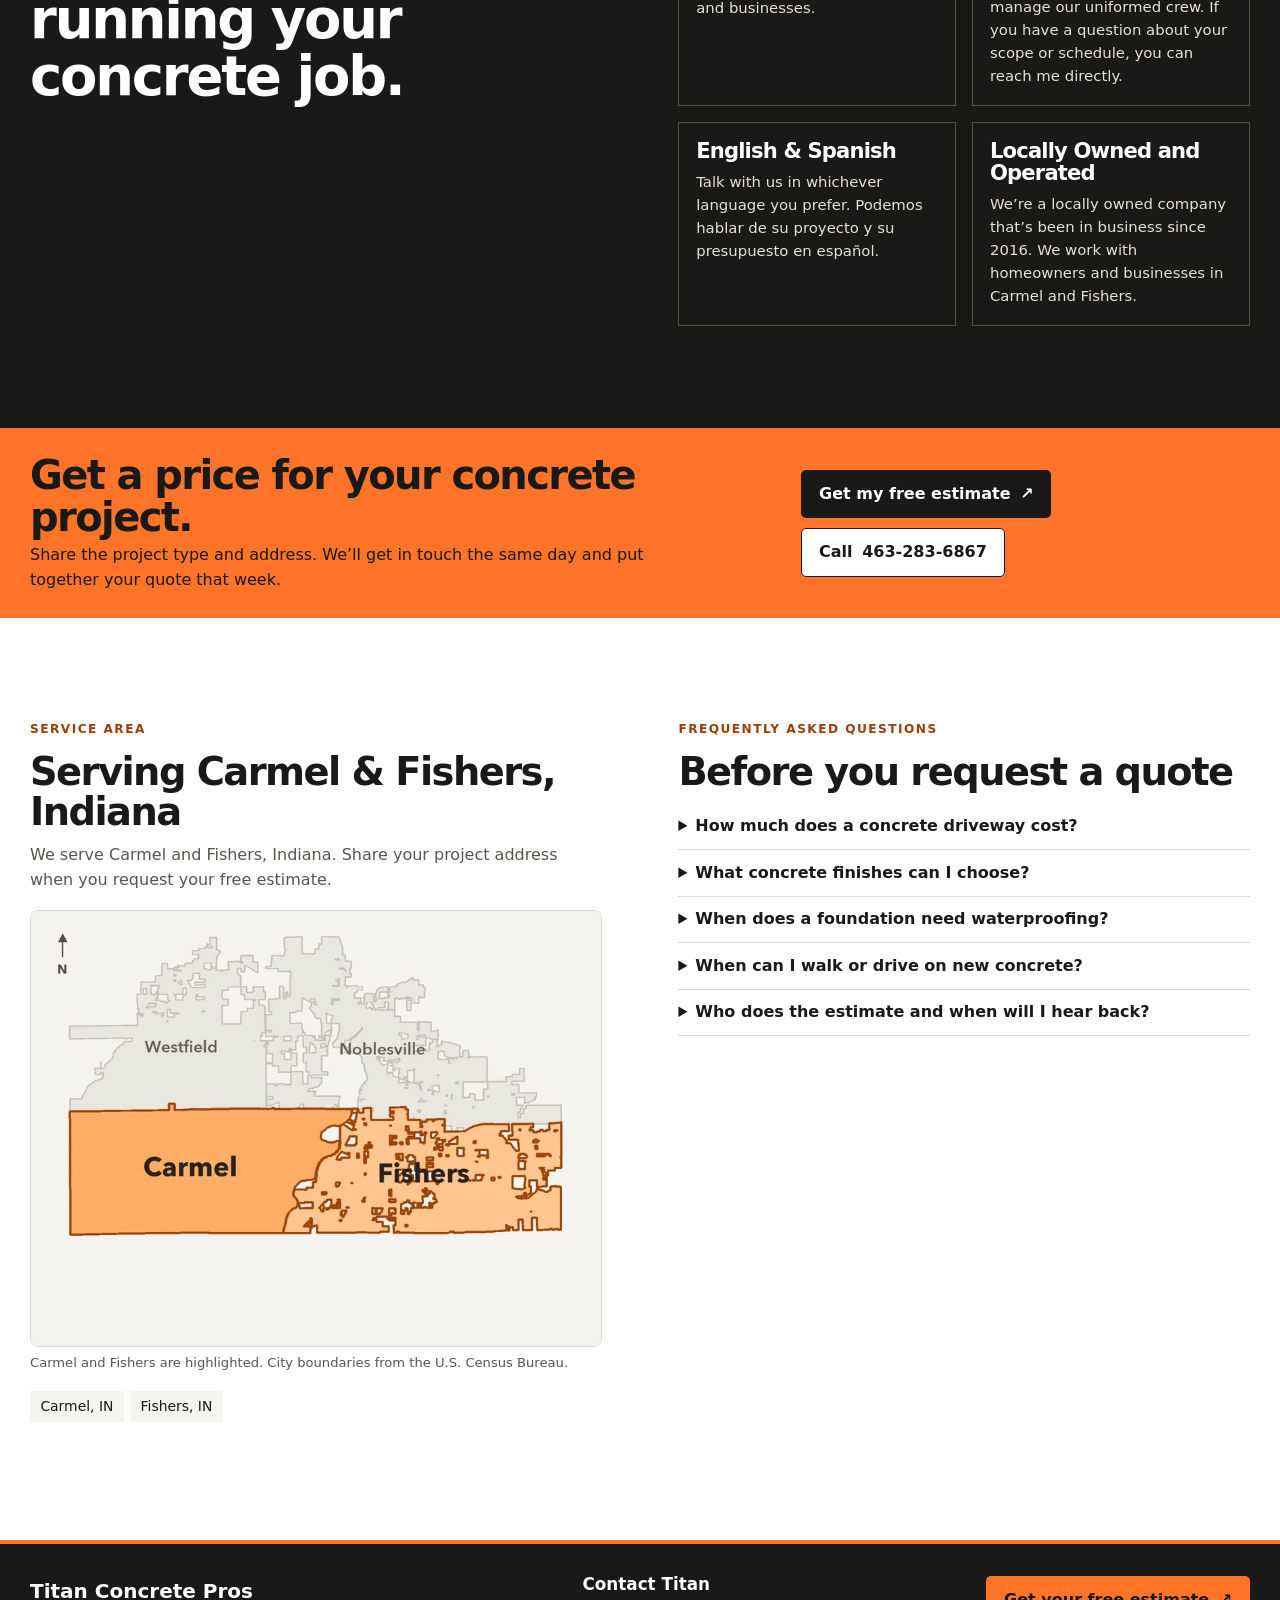
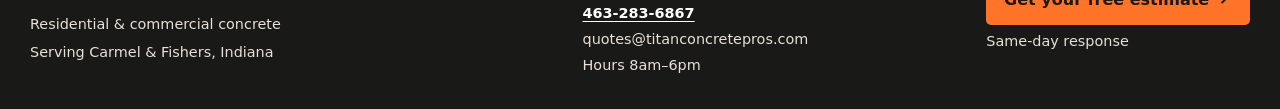
<file: carmel-fishers-new-project-request.html>
<!doctype html>
<html lang="en">
<head>
<meta charset="utf-8">
<meta name="viewport" content="width=device-width, initial-scale=1">
<!-- Main photo first, so it isn't held up by the tracking scripts below -->
<link rel="preload" as="image" href="titan-baltimore-assets/images/hero-driveway-mobile.webp" media="(max-width: 670px)" fetchpriority="high">
<link rel="preload" as="image" href="titan-baltimore-assets/images/hero-driveway-tablet.webp" media="(min-width: 671px) and (max-width: 1080px)" fetchpriority="high">
<link rel="preload" as="image" href="titan-baltimore-assets/images/hero-driveway.webp" media="(min-width: 1081px)" fetchpriority="high">
<!-- Tracking: Google Tag Manager, Google Ads tag and Microsoft Clarity.
     Visitors from a Google ad (gclid / gbraid / wbraid / gad_source in the link, or a Google Ads
     click cookie) get them immediately, so call tracking and conversions work exactly as before.
     Everyone else gets them on the first scroll, tap, mouse move or key press, or 7 seconds after load. -->
<script>
  (function (w, d) {
    w.dataLayer = w.dataLayer || [];
    w.dataLayer.push({ "gtm.start": new Date().getTime(), event: "gtm.js" });
    w.clarity = w.clarity || function () { (w.clarity.q = w.clarity.q || []).push(arguments); };
    var srcs = [
      "https://www.googletagmanager.com/gtm.js?id=GTM-K8CW8HHN",
      "https://www.googletagmanager.com/gtag/js?id=AW-18036809609",
      "https://www.clarity.ms/tag/zi6rxvknij"
    ];
    var started = false, events = ["scroll", "pointerdown", "touchstart", "keydown", "mousemove"];
    function start() {
      if (started) return; started = true;
      events.forEach(function (e) { w.removeEventListener(e, start); });
      srcs.forEach(function (src) { var s = d.createElement("script"); s.async = true; s.src = src; d.head.appendChild(s); });
    }
    var fromAd = /[?&](gclid|gbraid|wbraid|gad_source)=/.test(w.location.search) || /(^|;\s*)_gcl_(aw|gb|dc)=/.test(d.cookie);
    if (fromAd) { start(); return; }
    events.forEach(function (e) { w.addEventListener(e, start, { passive: true }); });
    w.addEventListener("load", function () { setTimeout(start, 7000); });
  })(window, document);
</script>
  <!-- Google tag -->
  <script>
    window.dataLayer = window.dataLayer || [];
    function gtag() { dataLayer.push(arguments); }
    gtag('js', new Date());
    gtag('config', 'AW-18036809609');
  </script>
  <!-- Google Ads call conversion: "Carmel/Fishers Lander - Phone Call Lead (463-283-6867)" -->
  <script>
    gtag('config', 'AW-18036809609/IwI2CLq0mL4dEIm_z5hD', {
      'phone_conversion_number': '463-283-6867'
    });
  </script>
  <title>Concrete Contractor in Carmel &amp; Fishers, IN | Titan Concrete Pros</title>
  <meta name="description" content="Request a free estimate from Titan Concrete Pros for driveways, sidewalks, patios, slabs, footings, foundations, concrete walls and waterproofing in Carmel and Fishers, Indiana.">
  <link rel="icon" href="titan-baltimore-assets/images/favicon.ico" sizes="any">
  <link rel="icon" type="image/png" href="titan-baltimore-assets/images/favicon-32x32.png" sizes="32x32">
  <link rel="apple-touch-icon" href="titan-baltimore-assets/images/apple-touch-icon.png">
  <link rel="manifest" href="titan-baltimore-assets/images/site.webmanifest">
  <link rel="canonical" href="https://titanconcretepros.com/carmel-fishers-new-project-request">
  <meta name="theme-color" content="#ffffff">
  <link rel="stylesheet" href="titan-baltimore-assets/styles.css">
  <script defer src="carmel-fishers-assets/company.js"></script>
  <script defer src="titan-baltimore-assets/form-handler.js"></script>
  <script defer src="titan-baltimore-assets/landing.js"></script>
</head>
<body>
<!-- Google Tag Manager (noscript) -->
<noscript><iframe src="https://www.googletagmanager.com/ns.html?id=GTM-K8CW8HHN" height="0" width="0" style="display:none;visibility:hidden"></iframe></noscript>
<!-- End Google Tag Manager (noscript) -->
  <a class="skip" href="#quote">Skip to the estimate form</a>
  <header class="masthead">
    <div class="wrap masthead-inner">
      <div class="brand"><img src="titan-baltimore-assets/images/logo.webp" width="386" height="118" alt=""><span class="visually-hidden" data-company>Titan Concrete Pros</span></div>
      <div class="top-actions">
        <a class="button button-outline" href="tel:+14632836867" data-phone>Call <span data-contact-value>463-283-6867</span></a>
        <a class="button" href="#quote" data-quote>Free estimate <span aria-hidden="true">↗</span></a>
      </div>
    </div>
  </header>
  <main id="top">
    <section class="hero" aria-labelledby="headline">
      <picture class="hero-backdrop" data-photo="hero" aria-hidden="true">
        <source media="(max-width: 670px)" srcset="titan-baltimore-assets/images/hero-driveway-mobile.webp">
        <source media="(max-width: 1080px)" srcset="titan-baltimore-assets/images/hero-driveway-tablet.webp">
        <img src="titan-baltimore-assets/images/hero-driveway.webp" alt="" width="1280" height="720" fetchpriority="high">
      </picture>
      <div class="wrap hero-grid">
        <div class="hero-copy">
          <p class="eyebrow" data-market-line>Serving Carmel &amp; Fishers, Indiana</p>
          <h1 id="headline" data-headline>Residential &amp; Commercial <em>Concrete Contractor in Carmel &amp; Fishers, IN</em></h1>
          <p class="lead" data-intro>Driveways, patios, pool decks, sidewalks and walkways poured right the first time. We also pour slabs, flatwork, equipment pads, foundations, footings and concrete walls, including retaining walls. We install waterproofing systems and handle <strong>repair, cleaning, pressure washing and sealing</strong>. Choose from brush finishes, exposed aggregate, stamped concrete and epoxy coatings. Licensed, insured and locally owned, with a <strong>clear, upfront price</strong> before any work begins.</p>
          <ul class="hero-points"><li>Licensed &amp; insured</li><li>Same-week quotes</li><li>English &amp; español</li><li>10 years in business · Since 2016</li></ul>
          <a class="button" href="tel:+14632836867" data-phone>Call <span data-contact-value>463-283-6867</span></a>
        </div>
        <section class="quote" id="quote" aria-labelledby="quote-title">
          <header class="quote-header">
            <p class="quote-promise">Free Estimate, Same-Day Response</p>
            <h2 id="quote-title">Get Your Free Estimate</h2>
            <p>Takes under a minute. No obligation.</p>
          </header>
          <p class="selection" id="selection" hidden></p>
          <form id="estimate-form">
            <button type="button" id="back" class="back" hidden>← Back</button>
            <div id="step"></div>
            <div id="progress" class="progress" aria-hidden="true"></div>
            <p id="step-count" class="step-count"></p>
            <p id="form-status" role="status" class="form-status"></p>
            <div class="trap" aria-hidden="true"><label>Leave blank <input name="website" autocomplete="off" tabindex="-1"></label></div>
          </form>
          <noscript>Please enable JavaScript to use the estimate form.</noscript>
        </section>
      </div>
    </section>
    <section class="trust" aria-labelledby="compare-title">
      <div class="wrap trust-grid">
        <figure class="media crew-photo" data-photo="crew"><span>Concrete reinforcement before a pour</span></figure>
        <div class="trust-copy">
          <p class="eyebrow">The Titan difference</p>
          <h2 id="compare-title">Tired of contractors who don’t call back?</h2>
          <p>Too many concrete contractors are slow to quote, vague on price and hard to reach once the job starts. We respond the same day, give you a clear written price, and keep you in the loop from first call to final walkthrough.</p>
        </div>
        <div class="compare-panel">
          <table class="compare-table" aria-label="Compare Titan Concrete Pros with other contractors">
            <thead>
              <tr><th scope="col">What to look for</th><th scope="col" data-company>Titan Concrete Pros</th><th scope="col">Other contractors</th></tr>
            </thead>
            <tbody>
              <tr><th scope="row">Clear, upfront pricing</th><td><span class="check-mark" aria-hidden="true">✓</span><span class="visually-hidden">Yes</span></td><td>Ask for a written price</td></tr>
              <tr><th scope="row">No hidden fees or add-ons</th><td><span class="check-mark" aria-hidden="true">✓</span><span class="visually-hidden">Yes</span></td><td>Check what’s included</td></tr>
              <tr><th scope="row">Licensed &amp; fully insured</th><td><span class="check-mark" aria-hidden="true">✓</span><span class="visually-hidden">Yes</span></td><td>Verify coverage</td></tr>
              <tr><th scope="row">Same-day response to quote requests</th><td><span class="check-mark" aria-hidden="true">✓</span><span class="visually-hidden">Yes</span></td><td>Ask when they’ll respond</td></tr>
              <tr><th scope="row">Locally owned &amp; operated</th><td><span class="check-mark" aria-hidden="true">✓</span><span class="visually-hidden">Yes</span></td><td>Confirm who runs the job</td></tr>
            </tbody>
          </table>
        </div>
        <div class="compare-actions"><a class="button" href="#quote" data-quote>Get my free estimate <span aria-hidden="true">↗</span></a></div>
        <dl id="stats" class="stats" hidden></dl>
      </div>
    </section>
    <section class="section wrap" id="services" aria-labelledby="services-title">
      <p class="eyebrow">Pour, repair &amp; maintain</p><h2 id="services-title">Concrete services in <span data-market>Carmel &amp; Fishers, IN</span></h2>
      <div id="residential-services">
        <div class="service-grid" id="service-grid"></div>
      </div>
      <aside class="finish-panel" id="finishes">
        <div><p class="eyebrow">Finishes and coatings</p><h3>Choose a surface that suits the job.</h3></div>
        <dl id="finish-list"></dl>
      </aside>
    </section>
    <section class="recent" aria-labelledby="projects-title">
      <div class="wrap">
        <div class="recent-head">
          <div class="recent-kicker"><span class="recent-ghost" aria-hidden="true">Carmel</span><p class="recent-eyebrow">Real projects, real crew</p></div>
          <h2 id="projects-title">Our recent <span>concrete work</span></h2>
          <p class="recent-note">Driveways, patios and slabs completed by our team in Carmel, Fishers and nearby.</p>
        </div>
        <div class="recent-grid">
          <figure><img src="titan-baltimore-assets/images/recent-circle-driveway-640.webp" srcset="titan-baltimore-assets/images/recent-circle-driveway-640.webp 640w, titan-baltimore-assets/images/recent-circle-driveway-1200.webp 1200w" sizes="(max-width: 1100px) 50vw, 540px" width="640" height="480" loading="lazy" decoding="async" alt="Circular concrete driveway in front of a three-car garage at dusk"></figure>
          <figure><img src="titan-baltimore-assets/images/recent-patio-640.webp" srcset="titan-baltimore-assets/images/recent-patio-640.webp 640w, titan-baltimore-assets/images/recent-patio-1200.webp 1200w" sizes="(max-width: 1100px) 50vw, 540px" width="640" height="480" loading="lazy" decoding="async" alt="Backyard stone patio with outdoor seating next to a covered concrete porch"></figure>
          <figure><img src="titan-baltimore-assets/images/recent-stamped-640.webp" srcset="titan-baltimore-assets/images/recent-stamped-640.webp 640w, titan-baltimore-assets/images/recent-stamped-1200.webp 1200w" sizes="(max-width: 1100px) 50vw, 540px" width="640" height="480" loading="lazy" decoding="async" alt="Stamped concrete with a slate tile pattern and wood-plank border"></figure>
          <figure><img src="titan-baltimore-assets/images/recent-driveway-640.webp" srcset="titan-baltimore-assets/images/recent-driveway-640.webp 640w, titan-baltimore-assets/images/recent-driveway-960.webp 960w" sizes="(max-width: 1100px) 50vw, 540px" width="640" height="480" loading="lazy" decoding="async" alt="Long curved concrete driveway leading to a brick house"></figure>
        </div>
      </div>
    </section>
    <section class="section wrap" aria-labelledby="process-title">
      <p class="eyebrow">How it works</p><h2 id="process-title">Get your free estimate in three steps.</h2>
      <ol class="process">
        <li><span aria-hidden="true">01</span><h3>Tell us what you need</h3><p>Send us a few details through the form or give us a call.</p><a class="process-phone" href="tel:+14632836867" data-phone>Call <strong data-contact-value>463-283-6867</strong></a></li>
        <li><span aria-hidden="true">02</span><h3>Talk through the job</h3><p>We’ll call or email you back the same day. We can talk through your plans in English or Spanish and set up a site visit if needed.</p></li>
        <li><span aria-hidden="true">03</span><h3>Get an estimate from the owner</h3><p>I put together your written quote that week and go over what’s included. After you approve it, we’ll set a start date and I’ll manage the job.</p></li>
      </ol>
      <a class="button" href="#quote" data-quote>Start my free estimate <span aria-hidden="true">↗</span></a>
    </section>
    <section class="section reviews" id="reviews" hidden aria-labelledby="reviews-title">
      <div class="wrap"><p class="eyebrow">Customer reviews</p><h2 id="reviews-title">What our customers say</h2><div id="review-grid" class="review-grid"></div></div>
    </section>
    <section class="section why" aria-labelledby="why-title">
      <div class="wrap why-grid">
        <div><p class="eyebrow">Why work with us</p><h2 id="why-title">Know who’s running your concrete job.</h2></div>
        <div class="benefit-grid">
          <article><h3>Licensed &amp; insured</h3><p>We’re licensed and insured for the work we take on at homes and businesses.</p></article>
          <article><h3>Direct line to the owner</h3><p>I write the estimate and manage our uniformed crew. If you have a question about your scope or schedule, you can reach me directly.</p></article>
          <article><h3>English &amp; Spanish</h3><p>Talk with us in whichever language you prefer. Podemos hablar de su proyecto y su presupuesto en español.</p></article>
          <article id="locally-owned-and-operated"><h3>Locally Owned and Operated</h3><p>We’re a locally owned company that’s been in business since 2016. We work with homeowners and businesses in Carmel and Fishers.</p></article>
        </div>
      </div>
    </section>
    <section class="estimate-strip">
      <div class="wrap strip-inner">
        <div><h2>Get a price for your concrete project.</h2><p>Share the project type and address. We’ll get in touch the same day and put together your quote that week.</p></div>
        <div class="strip-actions">
          <a class="button button-dark" href="#quote" data-quote>Get my free estimate <span aria-hidden="true">↗</span></a>
          <a class="button button-outline" href="tel:+14632836867" data-phone>Call <span data-contact-value>463-283-6867</span></a>
        </div>
      </div>
    </section>
    <section class="section wrap local-grid" aria-labelledby="area-title">
      <div>
        <p class="eyebrow">Service area</p><h2 id="area-title">Serving Carmel &amp; Fishers, Indiana</h2><p id="area-copy">We serve Carmel and Fishers, Indiana. Share your project address when you request your free estimate.</p>
        <figure class="coverage-map">
          <img src="carmel-fishers-assets/images/service-area-map.webp" width="760" height="580" loading="lazy" decoding="async" alt="Service coverage map highlighting the Indiana cities of Carmel and Fishers.">
          <figcaption>Carmel and Fishers are highlighted. City boundaries from the U.S. Census Bureau.</figcaption>
        </figure>
        <ul class="locations" id="locations"></ul>
      </div>
      <div><p class="eyebrow">Frequently asked questions</p><h2 id="faq-title">Before you request a quote</h2><div id="faq"></div></div>
    </section>
  </main>
  <footer class="footer">
    <div class="wrap footer-inner">
      <div>
        <p class="footer-brand" data-company>Titan Concrete Pros</p>
        <p>Residential &amp; commercial concrete</p>
        <p id="footer-location">Serving Carmel &amp; Fishers, Indiana</p>
      </div>
      <div class="contact">
        <h2>Contact Titan</h2>
        <a href="tel:+14632836867" data-phone><span data-contact-value>463-283-6867</span></a>
        <p data-email>quotes@titanconcretepros.com</p>
        <p id="footer-hours">Hours <span data-hours>8am–6pm</span></p>
      </div>
      <div class="footer-actions">
        <a class="button" href="#quote" data-quote>Get your free estimate <span aria-hidden="true">↗</span></a>
        <p>Same-day response</p>
      </div>
    </div>
  </footer>
  <div class="mobile-actions"><a class="button button-dark" href="tel:+14632836867" data-phone>Call <span data-contact-value>463-283-6867</span></a><a class="button" href="#quote" data-quote>Free estimate ↗</a></div>
</body>
</html>
</file>
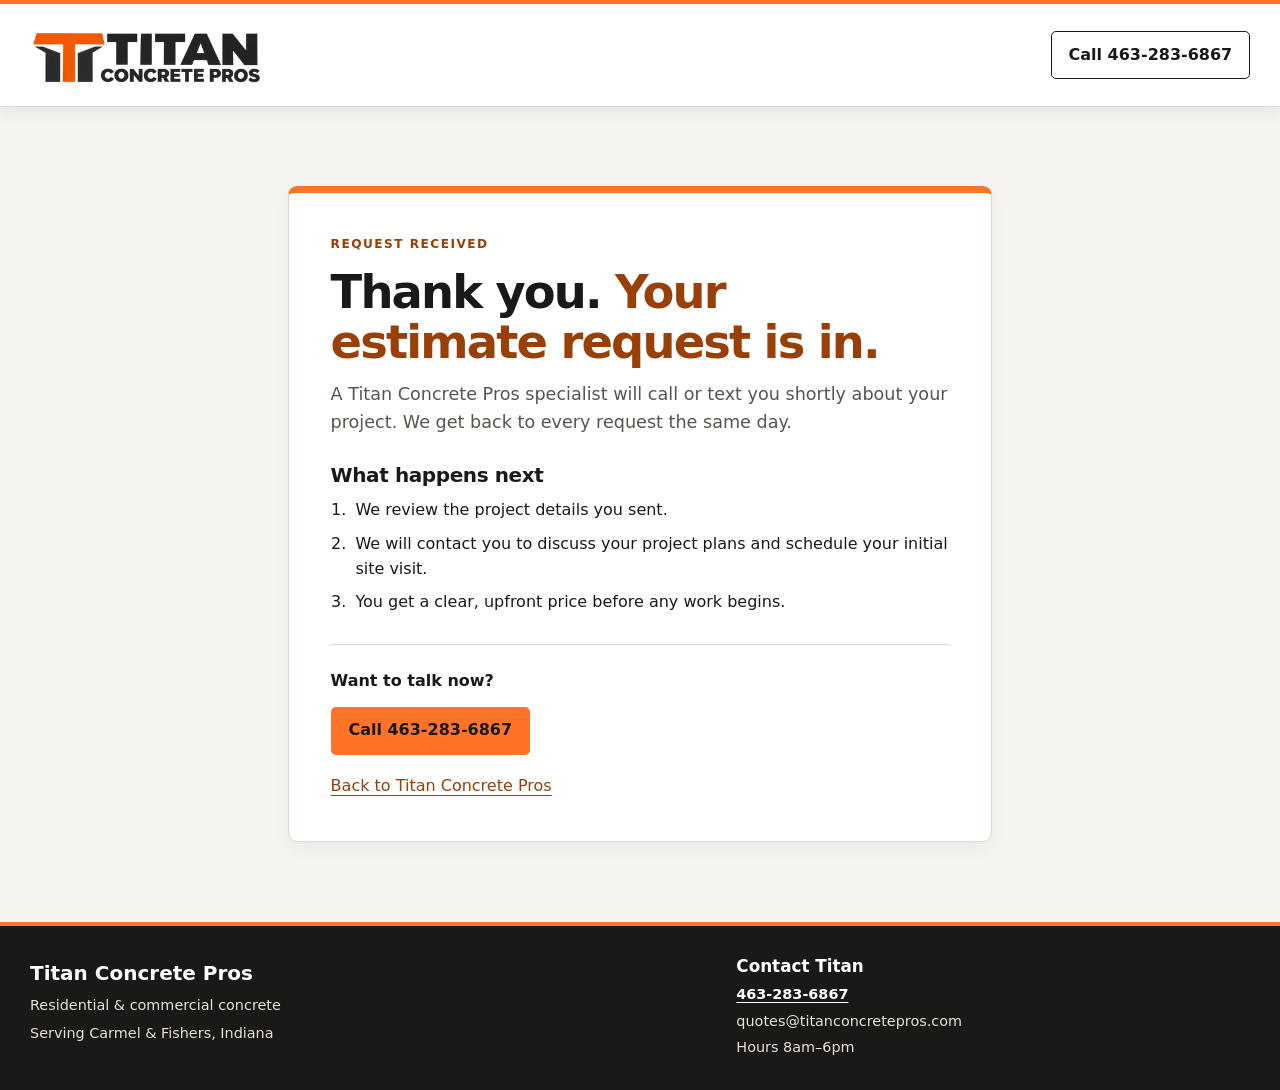
<file: carmel-fishers-thank-you.html>
<!doctype html>
<html lang="en">
<head>
<meta charset="utf-8">
<!-- Google Tag Manager -->
<script>(function(w,d,s,l,i){w[l]=w[l]||[];w[l].push({'gtm.start':
new Date().getTime(),event:'gtm.js'});var f=d.getElementsByTagName(s)[0],
j=d.createElement(s),dl=l!='dataLayer'?'&l='+l:'';j.async=true;j.src=
'https://www.googletagmanager.com/gtm.js?id='+i+dl;f.parentNode.insertBefore(j,f);
})(window,document,'script','dataLayer','GTM-K8CW8HHN');</script>
<!-- End Google Tag Manager -->
<!-- Microsoft Clarity -->
<script type="text/javascript">
    (function(c,l,a,r,i,t,y){
        c[a]=c[a]||function(){(c[a].q=c[a].q||[]).push(arguments)};
        t=l.createElement(r);t.async=1;t.src="https://www.clarity.ms/tag/"+i;
        y=l.getElementsByTagName(r)[0];y.parentNode.insertBefore(t,y);
    })(window, document, "clarity", "script", "zi6rxvknij");
</script>
  <meta name="viewport" content="width=device-width, initial-scale=1">
  <meta name="robots" content="noindex, nofollow">
  <title>Thank You, Request Received | Titan Concrete Pros Carmel &amp; Fishers, IN</title>
  <link rel="icon" href="titan-baltimore-assets/images/favicon.ico" sizes="any">
  <link rel="icon" type="image/png" href="titan-baltimore-assets/images/favicon-32x32.png" sizes="32x32">
  <link rel="apple-touch-icon" href="titan-baltimore-assets/images/apple-touch-icon.png">
  <meta name="theme-color" content="#ffffff">
  <link rel="stylesheet" href="titan-baltimore-assets/styles.css">
  <style>
    .thanks { padding-block: clamp(2.5rem, 7vw, 5rem); background: var(--sand); }
    .thanks-card { max-width: 44rem; margin-inline: auto; padding: clamp(1.4rem, 4vw, 2.6rem); background: var(--paper); border: 1px solid #e2d8cc; border-top: 7px solid var(--orange); border-radius: 9px; box-shadow: 0 8px 18px #1919170a; }
    .thanks-card h1 { margin-bottom: .9rem; font-size: clamp(1.9rem, 5vw, 2.9rem); font-weight: 900; line-height: 1.08; }
    .thanks-card h1 em { color: var(--burnt); font-style: normal; }
    .thanks-lead { color: var(--muted); font-size: 1.1rem; }
    .thanks-card h2 { margin: 1.8rem 0 .8rem; font-size: 1.25rem; letter-spacing: -.02em; }
    .thanks-steps { margin: 0; padding-left: 1.3rem; }
    .thanks-steps li { margin-bottom: .55rem; padding-left: .25rem; }
    .thanks-call { margin-top: 1.8rem; padding-top: 1.5rem; border-top: 1px solid var(--line); }
    .thanks-call p { margin-bottom: .8rem; font-weight: 700; }
    .thanks-back { display: inline-block; margin-top: 1.2rem; color: var(--burnt); }
  </style>
</head>
<body>
<!-- Google Tag Manager (noscript) -->
<noscript><iframe src="https://www.googletagmanager.com/ns.html?id=GTM-K8CW8HHN" height="0" width="0" style="display:none;visibility:hidden"></iframe></noscript>
<!-- End Google Tag Manager (noscript) -->
  <header class="masthead">
    <div class="wrap masthead-inner">
      <a class="brand" href="/carmel-fishers-new-project-request"><img src="titan-baltimore-assets/images/logo.webp" width="386" height="118" alt="Titan Concrete Pros"></a>
      <div class="top-actions">
        <a class="button button-outline" href="tel:+14632836867">Call 463-283-6867</a>
      </div>
    </div>
  </header>
  <main>
    <section class="thanks">
      <div class="wrap">
        <div class="thanks-card">
          <p class="eyebrow">Request received</p>
          <h1>Thank you. <em>Your estimate request is in.</em></h1>
          <p class="thanks-lead">A Titan Concrete Pros specialist will call or text you shortly about your project. We get back to every request the same day.</p>
          <h2>What happens next</h2>
          <ol class="thanks-steps">
            <li>We review the project details you sent.</li>
            <li>We will contact you to discuss your project plans and schedule your initial site visit.</li>
            <li>You get a clear, upfront price before any work begins.</li>
          </ol>
          <div class="thanks-call">
            <p>Want to talk now?</p>
            <a class="button" href="tel:+14632836867">Call 463-283-6867</a>
          </div>
          <a class="thanks-back" href="/carmel-fishers-new-project-request">Back to Titan Concrete Pros</a>
        </div>
      </div>
    </section>
  </main>
  <footer class="footer">
    <div class="wrap footer-inner">
      <div>
        <p class="footer-brand">Titan Concrete Pros</p>
        <p>Residential &amp; commercial concrete</p>
        <p id="footer-location">Serving Carmel &amp; Fishers, Indiana</p>
      </div>
      <div class="contact">
        <h2>Contact Titan</h2>
        <a href="tel:+14632836867">463-283-6867</a>
        <p>quotes@titanconcretepros.com</p>
        <p>Hours 8am–6pm</p>
      </div>
    </div>
  </footer>
</body>
</html>
</file>
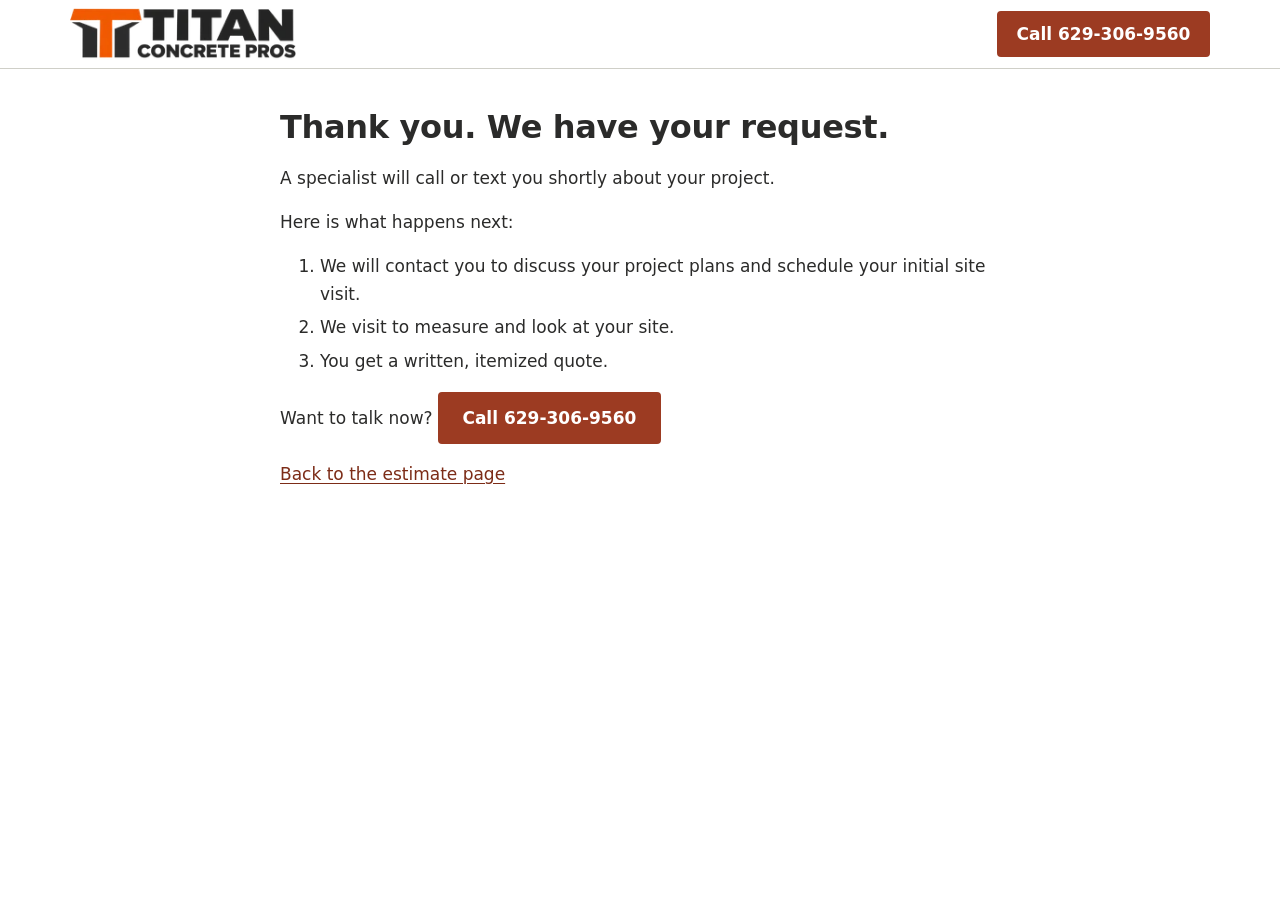
<file: murfreesboro-thank-you.html>
<!doctype html>
<html lang="en">
<head>
<meta charset="utf-8">
<!-- Google Tag Manager -->
<script>(function(w,d,s,l,i){w[l]=w[l]||[];w[l].push({'gtm.start':
new Date().getTime(),event:'gtm.js'});var f=d.getElementsByTagName(s)[0],
j=d.createElement(s),dl=l!='dataLayer'?'&l='+l:'';j.async=true;j.src=
'https://www.googletagmanager.com/gtm.js?id='+i+dl;f.parentNode.insertBefore(j,f);
})(window,document,'script','dataLayer','GTM-K8CW8HHN');</script>
<!-- End Google Tag Manager -->
<!-- Microsoft Clarity -->
<script type="text/javascript">
    (function(c,l,a,r,i,t,y){
        c[a]=c[a]||function(){(c[a].q=c[a].q||[]).push(arguments)};
        t=l.createElement(r);t.async=1;t.src="https://www.clarity.ms/tag/"+i;
        y=l.getElementsByTagName(r)[0];y.parentNode.insertBefore(t,y);
    })(window, document, "clarity", "script", "zi6rxvknij");
</script>
<meta name="viewport" content="width=device-width, initial-scale=1">
<meta name="robots" content="noindex, nofollow">
<meta name="theme-color" content="#2B2B2A">
<link rel="icon" href="/favicon.ico" sizes="48x48">
<link rel="icon" href="/favicon-32.png" type="image/png" sizes="32x32">
<link rel="apple-touch-icon" href="/apple-touch-icon.png">
<link rel="manifest" href="/site.webmanifest">
<style>
:root{
  --ink:#2B2B2A;--ink-2:#4B4B47;--oxide:#9C3B22;--oxide-d:#7C2C17;--galv:#EEF0EE;--stone:#E8E3D6;--line:#CFCFC8;--lime:#C6EE3A;--ok:#2F6B3A;
  --f:system-ui,-apple-system,"Segoe UI",Roboto,"Helvetica Neue",Arial,sans-serif;
  --wrap:1180px;--read:66ch;
  --rib:url("data:image/svg+xml,%3Csvg xmlns='http://www.w3.org/2000/svg' viewBox='0 0 48 14'%3E%3Cpath d='M0 14V9h6l6-9h12l6 9h18v5z'/%3E%3C/svg%3E");
}
*,*::before,*::after{box-sizing:border-box}
html{-webkit-text-size-adjust:100%;scroll-behavior:smooth}
@media (prefers-reduced-motion:reduce){html{scroll-behavior:auto}*{transition:none!important}}
body{margin:0;font:400 1.0625rem/1.6 var(--f);color:var(--ink);background:#fff}
img{max-width:100%;height:auto;display:block}
a{color:var(--oxide-d);text-underline-offset:.18em}
h1,h2,h3{line-height:1.15;margin:0 0 .6em;letter-spacing:-.01em}
h2{font-size:clamp(1.6rem,1.2rem + 1.4vw,2.3rem);font-weight:800}
h3{font-size:1.2rem;font-weight:750}
p{margin:0 0 1em}
.wrap{max-width:var(--wrap);margin:0 auto;padding:0 20px}
:focus-visible{outline:3px solid var(--lime);outline-offset:2px}
.skip{position:absolute;left:-999px;top:0;background:#fff;padding:.5rem 1rem;z-index:99}.skip:focus{left:8px}
.sr{position:absolute!important;width:1px;height:1px;overflow:hidden;clip:rect(0 0 0 0);white-space:nowrap}

/* buttons */
.btn{white-space:nowrap;display:inline-flex;align-items:center;justify-content:center;gap:.5rem;min-height:52px;padding:.75rem 1.4rem;border:2px solid transparent;border-radius:4px;font:700 1.0625rem/1.2 var(--f);text-decoration:none;cursor:pointer;transition:background .15s,color .15s,border-color .15s}
.btn-o{background:var(--oxide);color:#fff;border-color:var(--oxide)}.btn-o:hover{background:var(--oxide-d);border-color:var(--oxide-d)}
.btn-w{background:transparent;color:#fff;border-color:#fff}.btn-w:hover{background:#fff;color:var(--ink)}
.btn-ink{background:transparent;color:var(--ink);border-color:var(--ink)}.btn-ink:hover{background:var(--ink);color:#fff}
.btn svg{width:20px;height:20px;flex:none}

/* header */
.hdr{position:sticky;top:0;z-index:40;background:#fff;border-bottom:1px solid var(--line)}
.hdr-in{display:flex;align-items:center;justify-content:space-between;gap:1rem;min-height:68px}
.hdr img{width:216px;height:56px}
.hdr-logo{display:block;line-height:0;border-radius:4px}
.hdr-logo:focus-visible{outline:3px solid var(--rust,#9C3B22);outline-offset:3px}
.hdr-r{display:flex;align-items:center;gap:1rem}
.hdr-hours{font-size:.875rem;color:var(--ink-2);text-align:right;line-height:1.3}
.hdr .btn{min-height:46px;padding:.55rem 1.1rem}
@media (max-width:760px){.hdr img{width:150px;height:39px}.hdr-hours{display:none}.hdr-in{min-height:58px}.hdr .btn{min-height:44px;padding:.45rem .75rem;font-size:.98rem;gap:.35rem}.hdr .btn svg{width:17px;height:17px}}

/* hero */
.hero{position:relative;background:var(--ink);color:#F3F3EF;padding:3rem 0 3.25rem;overflow:hidden;isolation:isolate}
.hero-img{position:absolute;inset:0;width:100%;height:100%;object-fit:cover;object-position:center 60%;z-index:-3}
.hero-shade{position:absolute;inset:0;z-index:-2;background:linear-gradient(90deg,rgba(24,24,23,.86) 0%,rgba(24,24,23,.74) 40%,rgba(24,24,23,.34) 68%,rgba(24,24,23,.18) 100%),linear-gradient(0deg,rgba(24,24,23,.35),rgba(24,24,23,0) 40%)}
.hero:has(.hero-img) .hero-copy{text-shadow:0 1px 2px rgba(0,0,0,.45)}
.hero:has(.hero-img)::before{display:none}
.hero::before{content:"";position:absolute;inset:0;z-index:-1;opacity:.05;
  background:repeating-linear-gradient(90deg,transparent 0 30px,#fff 30px 34px,transparent 34px 46px,#fff 46px 50px,transparent 50px 76px,#fff 76px 104px,transparent 104px 120px)}
.hero::after{content:"";position:absolute;left:0;right:0;bottom:-1px;height:14px;background:#fff;-webkit-mask:var(--rib) repeat-x 0 0/48px 14px;mask:var(--rib) repeat-x 0 0/48px 14px}
.hero-grid{display:grid;grid-template-columns:minmax(0,1fr) minmax(0,440px);gap:2.5rem 3.5rem;align-items:start}
.eyebrow{display:inline-block;font-weight:700;font-size:.95rem;color:var(--lime);margin-bottom:.8rem}
.hero h1{font-size:clamp(2rem,1.3rem + 2.4vw,3.1rem);font-weight:850;color:#fff;margin-bottom:.45em}
.hero .sub{font-size:1.12rem;color:#E4E4DE;max-width:var(--read);margin-bottom:.8em}
.vx{display:none}
html[data-v=core] .v-core,html[data-v=driveway] .v-driveway,html[data-v=stamped] .v-stamped,html[data-v=slab] .v-slab,html[data-v=rv] .v-rv,html[data-v=commercial] .v-commercial{display:inline}
html:not(.js) .v-core{display:inline}
.ticks{list-style:none;margin:1.2rem 0 1.6rem;padding:0;display:grid;gap:.55rem}
.ticks li{position:relative;padding-left:2rem;font-weight:600}
.ticks li::before{content:"";position:absolute;left:0;top:.2em;width:1.25rem;height:1.25rem;border-radius:50%;background:var(--lime)}
.ticks li::after{content:"";position:absolute;left:.42rem;top:.45em;width:.35rem;height:.62rem;border:solid var(--ink);border-width:0 3px 3px 0;transform:rotate(45deg)}
.hero-cta{display:flex;flex-wrap:wrap;gap:.75rem;align-items:center}
.hero-cta small{color:#CFCFC8;font-size:.9rem;flex-basis:100%}
@media (max-width:999px){.hero-shade{background:linear-gradient(180deg,rgba(24,24,23,.80),rgba(24,24,23,.70) 55%,rgba(24,24,23,.55))}.hero{padding:1.75rem 0 2.5rem}.hero-grid{grid-template-columns:minmax(0,1fr);gap:1.5rem}.ticks{display:none}.hero .sub{font-size:1.05rem;margin-bottom:.4rem}.hero-cta{display:none}}

@media (max-width:640px){.hero{padding:1.1rem 0 2.25rem}.eyebrow{font-size:.85rem;margin-bottom:.45rem}.hero h1{font-size:1.7rem;margin-bottom:.35em}.hero .sub{font-size:.98rem;line-height:1.5}.card{padding:1.1rem 1rem 1rem}.card-h{font-size:1.25rem}}

/* form card */
.card{background:#fff;color:var(--ink);border-radius:6px;border-top:6px solid var(--oxide);box-shadow:0 22px 50px rgba(0,0,0,.35);padding:1.5rem 1.4rem 1.25rem;scroll-margin-top:84px}
.card-h{font-size:1.45rem;font-weight:800;margin:0 0 .25rem}
.card-s{margin:0 0 1rem;font-size:.97rem;color:var(--ink-2)}
.fld{margin-bottom:.55rem}
.fld label{display:block;font-weight:700;font-size:.95rem;margin-bottom:.3rem}
.fld input,.fld select,.fld textarea{width:100%;min-height:52px;padding:.65rem .8rem;border:2px solid var(--line);border-radius:5px;font:inherit;font-size:1rem;color:var(--ink);background:#fff}
.fld select{appearance:none;-webkit-appearance:none;padding-right:2.4rem;background:#fff url("data:image/svg+xml,%3Csvg xmlns='http://www.w3.org/2000/svg' viewBox='0 0 12 8'%3E%3Cpath d='M1 1l5 5 5-5' fill='none' stroke='%232B2B2A' stroke-width='2'/%3E%3C/svg%3E") no-repeat right .9rem center/12px 8px}
.fld textarea{min-height:92px;resize:vertical;line-height:1.45}
.fld input:focus,.fld select:focus,.fld textarea:focus{border-color:var(--ink);outline:none;box-shadow:0 0 0 3px var(--lime)}
.fld .bad{border-color:#B3261E}
.err{display:block;min-height:1.05em;font-size:.84rem;color:#B3261E;margin-top:.15rem}
.two{display:grid;grid-template-columns:1fr 1fr;gap:0 .75rem}
.submit{width:100%;min-height:56px;font-size:1.1rem;margin-top:.35rem}
.fine{margin:.7rem 0 0;font-size:.82rem;color:var(--ink-2);text-align:center}
.alt{margin:.45rem 0 0;font-size:.9rem;color:var(--ink-2);text-align:center}
.alt a{font-weight:700}
.hp{position:absolute;left:-9999px}
.done h3{font-size:1.4rem}
.done ol{padding-left:1.2rem;margin:.6rem 0 1rem}
@media (max-width:420px){.card .two{grid-template-columns:1fr}}

/* photos (each one hides itself until its file exists) */
.shot{margin:0;background:var(--galv);overflow:hidden}
.shot img{width:100%;height:100%;object-fit:cover}
.type .shot{margin:-1.25rem -1.2rem 1rem;aspect-ratio:4/3}
.sketch{display:none;margin:-1.25rem -1.2rem 1rem;aspect-ratio:4/3;background:#E4E7E4}
.sketch svg{width:100%;height:100%;display:block}
.type:not(:has(.shot)) .sketch{display:block}
.pair{display:grid;grid-template-columns:repeat(auto-fit,minmax(280px,1fr));gap:1.25rem;margin-top:2rem}
.pair .shot{aspect-ratio:3/2}
.pair figcaption,.side figcaption{font-size:.88rem;color:var(--ink-2);padding:.55rem .2rem 0;background:#fff}
.split{display:grid;grid-template-columns:minmax(0,1fr) minmax(0,460px);gap:2rem 3rem;align-items:center;margin-bottom:1.75rem}
.split .head{margin-bottom:0}
.split .shot{aspect-ratio:3/2;border:1px solid var(--line)}
.split:not(:has(.shot)){grid-template-columns:minmax(0,1fr)}
@media (max-width:860px){.split{grid-template-columns:minmax(0,1fr)}}

/* proof bar */
.proof{padding:1.6rem 0 1.2rem}
.proof ul{list-style:none;margin:0;padding:0;display:grid;grid-template-columns:repeat(6,minmax(0,1fr));gap:1rem}
.proof li{border-left:4px solid var(--oxide);padding:.15rem 0 .15rem .75rem;font-size:.92rem;line-height:1.35;color:var(--ink-2)}
.proof b{display:block;font-size:1.05rem;color:var(--ink)}
@media (max-width:999px){.proof ul{grid-template-columns:repeat(3,minmax(0,1fr))}}
@media (max-width:560px){.proof ul{grid-template-columns:repeat(2,minmax(0,1fr))}}

/* sections */
.sec{padding:3.5rem 0}
.sec-alt{background:var(--galv)}
.sec-stone{background:var(--stone)}
.lead{font-size:1.1rem;max-width:var(--read);color:var(--ink-2)}
.head{max-width:760px;margin-bottom:1.75rem}
.head h2::after{content:"";display:block;width:48px;height:14px;margin-top:.55rem;background:var(--oxide);-webkit-mask:var(--rib) no-repeat 0 0/48px 14px;mask:var(--rib) no-repeat 0 0/48px 14px}

/* building types */
.types{display:grid;grid-template-columns:repeat(3,minmax(0,1fr));gap:1.1rem}
.type{background:#fff;border:1px solid var(--line);border-bottom:4px solid var(--oxide);padding:1.25rem 1.2rem 1.1rem;display:flex;flex-direction:column}
.type h3{margin-bottom:.4rem}
.type p{font-size:.98rem;color:var(--ink-2);flex:1}
.type .spec{font-size:.88rem;font-weight:700;color:var(--ink);margin-bottom:.9rem}
.type button{align-self:flex-start}
.btn-sm{min-height:44px;padding:.5rem 1rem;font-size:.98rem}
@media (max-width:999px){.types{grid-template-columns:repeat(2,minmax(0,1fr))}}
@media (max-width:620px){.types{grid-template-columns:minmax(0,1fr)}}

/* engineering */
.eng{display:grid;grid-template-columns:minmax(0,1.05fr) minmax(0,1fr);gap:2.5rem;align-items:start}
.eng-photo .shot{aspect-ratio:3/2}
.eng:not(:has(.eng-photo)){grid-template-columns:minmax(0,1fr);max-width:820px}
table{width:100%;border-collapse:collapse;font-size:.96rem;background:#fff}
th,td{text-align:left;padding:.7rem .8rem;border-bottom:1px solid var(--line);vertical-align:top}
thead th{background:var(--ink);color:#fff;font-weight:700}
tbody th{font-weight:700;width:42%}
.note{font-size:.9rem;color:var(--ink-2);margin-top:.8rem}
.side:not(:has(.shot)){display:none}
@media (max-width:999px){.eng{grid-template-columns:minmax(0,1fr)}}

/* steps */
.steps{list-style:none;counter-reset:s;margin:0;padding:0;display:grid;grid-template-columns:repeat(5,minmax(0,1fr));gap:1rem}
.steps li{counter-increment:s;background:#fff;border:1px solid var(--line);padding:1rem 1rem 1.1rem;position:relative}
.steps li::before{content:counter(s);display:flex;align-items:center;justify-content:center;width:2.2rem;height:2.2rem;border-radius:50%;background:var(--oxide);color:#fff;font-weight:800;margin-bottom:.6rem}
.steps h3{font-size:1.05rem;margin-bottom:.35rem}
.steps p{font-size:.93rem;color:var(--ink-2);margin:0}
@media (max-width:999px){.steps{grid-template-columns:minmax(0,1fr) minmax(0,1fr)}}
@media (max-width:560px){.steps{grid-template-columns:minmax(0,1fr)}}

/* compare */
.cmp{overflow-x:auto;border:1px solid var(--line)}
.cmp table{min-width:640px}
.cmp td{text-align:center;font-weight:600}
.cmp thead th:nth-child(2){background:var(--oxide)}
.y{color:var(--ok)}.n{color:#8A2A1A}

/* why choose us */
.why{list-style:none;margin:0 0 3rem;padding:0;display:grid;grid-template-columns:repeat(3,minmax(0,1fr));gap:1.5rem 1.75rem}
.why li{border-top:3px solid var(--oxide);padding-top:.85rem}
.why h3{margin-bottom:.35rem}
.why p{font-size:.98rem;color:var(--ink-2);margin:0}
.sub-head h3{font-size:1.35rem;margin-bottom:.4rem}
.sub-head p{color:var(--ink-2);margin:0}
@media (max-width:999px){.why{grid-template-columns:repeat(2,minmax(0,1fr))}}
@media (max-width:620px){.why{grid-template-columns:minmax(0,1fr)}}

/* add-ons */
.addons{list-style:none;margin:0;padding:0;display:grid;grid-template-columns:repeat(3,minmax(0,1fr));gap:1.1rem}
.addons li{background:#fff;border:1px solid var(--line);padding:1.2rem 1.2rem 1.1rem;display:flex;flex-direction:column}
.addons .shot{margin:-1.2rem -1.2rem 1rem;aspect-ratio:4/3}
.addons h3{margin-bottom:.35rem}
.addons p{font-size:.97rem;color:var(--ink-2);flex:1;margin:0 0 1rem}
.add{align-self:flex-start;min-height:44px;padding:.45rem .95rem;border:2px solid var(--ink);background:#fff;color:var(--ink);font:inherit;font-weight:700;font-size:.95rem;border-radius:5px;cursor:pointer}
.add::before{content:"+ "}
.add[aria-pressed=true]{background:var(--ink);color:#fff}
.add[aria-pressed=true]::before{content:"\2713  "}
.add:focus-visible{outline:3px solid var(--oxide);outline-offset:2px}
.addons-go{display:flex;align-items:center;gap:1rem;flex-wrap:wrap;margin-top:1.5rem}
.add-note{margin:0;font-size:.95rem;color:var(--ink-2)}
@media (max-width:999px){.addons{grid-template-columns:repeat(2,minmax(0,1fr))}}
@media (max-width:620px){.addons{grid-template-columns:minmax(0,1fr)}}

/* area */
.chips{list-style:none;margin:1rem 0 0;padding:0;display:flex;flex-wrap:wrap;gap:.5rem}
.chips li{border:1px solid var(--ink);padding:.35rem .8rem;font-weight:600;font-size:.95rem;background:#fff}

/* faq */
.faq{max-width:860px}
.faq details{border-bottom:1px solid var(--line);padding:.2rem 0}
.faq summary{list-style:none;cursor:pointer;display:flex;justify-content:space-between;gap:1rem;padding:1rem 0;font-weight:750;font-size:1.08rem}
.faq summary::-webkit-details-marker{display:none}
.faq summary::after{content:"+";color:var(--oxide);font-size:1.4rem;line-height:1}
.faq details[open] summary::after{content:"\2212"}
.faq details p{color:var(--ink-2);max-width:var(--read)}

/* final cta */
.final{position:relative;isolation:isolate;overflow:hidden;background:var(--oxide);color:#fff;padding:4rem 0;text-align:center}
.final .bg{position:absolute;inset:0;width:100%;height:100%;object-fit:cover;object-position:center 80%;z-index:-2}
.final .bg+.final-shade{position:absolute;inset:0;z-index:-1;background:radial-gradient(ellipse 60% 70% at 50% 45%,rgba(24,24,23,.78),rgba(24,24,23,.38) 75%),linear-gradient(0deg,rgba(124,44,23,.35),rgba(24,24,23,.2))}
.final:has(.bg) h2,.final:has(.bg) p{text-shadow:0 1px 3px rgba(0,0,0,.5)}
.final h2{color:#fff}
.final p{font-size:1.1rem;max-width:620px;margin:0 auto 1.4rem}
.final .btns{display:flex;flex-wrap:wrap;gap:.75rem;justify-content:center}
.final .btn-o{background:#fff;color:var(--oxide-d);border-color:#fff}.final .btn-o:hover{background:var(--ink);color:#fff;border-color:var(--ink)}

/* footer */
.ftr{background:var(--ink);color:#D8D8D2;padding:2rem 0 6rem;font-size:.93rem}
.ftr a{color:#fff}
.ftr-in{display:flex;flex-wrap:wrap;justify-content:space-between;gap:1.5rem}
.ftr-map iframe{display:block;width:100%;height:300px;border:0;border-radius:4px;margin-top:1.5rem}
@media (max-width:640px){.ftr-map iframe{height:240px}}
.ftr-legal{margin:1.2rem 0 0;display:flex;flex-wrap:wrap;gap:.5rem 1.5rem}
.ftr details{margin-top:1.2rem;max-width:760px}
.ftr summary{cursor:pointer;color:#fff;font-weight:600}
.ftr details p{margin:.6rem 0}
@media (min-width:1000px){.ftr{padding-bottom:2rem}}

/* sticky mobile bar */
.bar{position:fixed;left:0;right:0;bottom:0;z-index:50;display:grid;grid-template-columns:1fr 1fr;box-shadow:0 -6px 20px rgba(0,0,0,.18);transform:translateY(0);transition:transform .2s}
.bar a{display:flex;align-items:center;justify-content:center;gap:.45rem;min-height:58px;font-weight:800;text-decoration:none;font-size:1.05rem}
.bar a:first-child{background:var(--ink);color:#fff}
.bar a:last-child{background:var(--oxide);color:#fff}
.bar svg{width:20px;height:20px}
.bar.hide{transform:translateY(110%)}
@media (min-width:1000px){.bar{display:none}}
/* ---- additions for the Murfreesboro concrete page ---- */
.todo{background:#FFE36E;color:#3A2E00;padding:0 .25em;border-radius:2px;font-weight:700;text-shadow:none}
.logo{display:flex;align-items:center;gap:.6rem;text-decoration:none;color:var(--ink);line-height:1.05}
.logo svg{width:42px;height:42px;flex:none}
.logo b{display:block;font-size:1.05rem;font-weight:850;letter-spacing:.01em;text-transform:uppercase}
.logo small{display:block;font-size:.76rem;color:var(--ink-2);font-weight:600;letter-spacing:.02em}
@media (max-width:760px){.logo svg{width:34px;height:34px}.logo b{font-size:.86rem}.logo small{display:none}}
.hero .qual{font-size:.95rem;color:#D9D9D2;margin:0 0 .4rem;max-width:var(--read)}
.hero .qual b{color:#fff}
@media (max-width:999px){.hero .qual{display:none}}

/* price table */
.price{max-width:860px}
.price td:last-child,.price th:last-child{text-align:right}
.price .nw{white-space:nowrap}
.price td small{display:block;font-size:.84em;color:var(--ink-2);font-weight:400}
@media (max-width:620px){
  .price thead{display:none}
  .price table,.price tbody,.price tr{display:block;width:100%}
  .price tr{border-bottom:1px solid var(--line);padding:.6rem 0 .5rem}
  .price tbody th{display:block;width:auto;border:0;padding:0 .8rem .3rem}
  .price td,.price td:last-child{display:flex;justify-content:space-between;align-items:baseline;gap:1rem;border:0;padding:.12rem .8rem;text-align:right}
  .price td::before{content:attr(data-label);color:var(--ink-2);font-size:.88rem;text-align:left;flex:none}
  .price td,.price td:last-child{flex-wrap:wrap;row-gap:0}
  .price td::before{margin-right:auto}
  .price td small{flex-basis:100%;text-align:right;line-height:1.25;margin:-.15rem 0 .15rem}
  .price td .v{flex:1 1 0;min-width:0;text-align:right}
}
.price .note{max-width:var(--read)}
.drivers{list-style:none;margin:1.5rem 0 0;padding:0;display:grid;grid-template-columns:repeat(auto-fit,minmax(160px,1fr));gap:.8rem 1.2rem;max-width:1000px}
.drivers li{border-left:3px solid var(--oxide);padding-left:.7rem;font-size:.95rem;color:var(--ink-2)}
.drivers b{display:block;color:var(--ink)}

/* spec photos */
.side{display:grid;gap:1rem}
.side .shot{aspect-ratio:3/2;border:1px solid var(--line)}

/* gallery */
.gallery{display:grid;grid-template-columns:repeat(3,minmax(0,1fr));gap:1rem}
.gallery figure{margin:0;background:#fff;border:1px solid var(--line)}
.gallery .shot{aspect-ratio:4/3}
.gallery figcaption{font-size:.9rem;color:var(--ink-2);padding:.6rem .75rem .7rem}
.gallery figure:not(:has(img)){display:none}
@media (max-width:860px){.gallery{grid-template-columns:repeat(2,minmax(0,1fr))}}
@media (max-width:540px){.gallery{grid-template-columns:minmax(0,1fr)}}
.sec:has(.gallery):not(:has(.gallery img)){display:none}

/* permits list */
.plist{list-style:none;margin:0;padding:0;display:grid;gap:.9rem}
.plist li{padding-left:1.9rem;position:relative}
.plist li::before{content:"";position:absolute;left:0;top:.35em;width:1.15rem;height:1.15rem;border-radius:3px;background:var(--oxide)}
.plist li::after{content:"";position:absolute;left:.4rem;top:.52em;width:.32rem;height:.6rem;border:solid #fff;border-width:0 3px 3px 0;transform:rotate(45deg)}
.plist b{display:block}
.plist span{color:var(--ink-2);font-size:.97rem}

.problem{display:grid;grid-template-columns:minmax(0,1fr) minmax(0,460px);gap:2rem 3rem;align-items:center;margin-bottom:2rem}
.problem .shot{aspect-ratio:3/2;border:1px solid var(--line)}
.problem:not(:has(.shot)){grid-template-columns:minmax(0,1fr)}
@media (max-width:860px){.problem{grid-template-columns:minmax(0,1fr)}}
.card .opt{font-weight:500;color:var(--ink-2);font-size:.88rem}
.ph{margin:0}
.pair:not(:has(.shot)){display:none}
.eng:not(:has(.side .shot)){grid-template-columns:minmax(0,1fr);max-width:900px}
.steps{grid-template-columns:repeat(3,minmax(0,1fr))}
@media (max-width:760px){.steps{grid-template-columns:minmax(0,1fr)}}
.side .shot,.pair .shot{margin:0}

/* brand logo (image) */
.hdr .logo img,.logo img{display:block;width:auto;height:52px}
.ftr-logo{display:block;width:auto;height:44px;margin:0 0 .8rem}
@media (max-width:760px){.hdr .logo img,.logo img{height:36px}}
@media (max-width:360px){.hdr .logo img,.logo img{height:30px}}
.ftr-credit{margin:.9rem 0 0;font-size:.78rem;color:#A9A9A2}
.ftr-credit a{color:#C9C9C2}
/* sitelink anchors clear the sticky header */
.head[id],.type[id],.anchor{scroll-margin-top:86px}
.anchor{display:block;height:0}
@media (max-width:760px){.head[id],.type[id],.anchor{scroll-margin-top:72px}}
/* backstop: never let anything widen the page sideways */
body{overflow-x:clip}

.doc{max-width:760px;padding:2.5rem 20px 4rem;margin:0 auto}
.doc h1{font-size:2rem}
.doc h2{font-size:1.3rem;margin-top:1.8rem}
.doc ul{padding-left:1.2rem}
.doc li{margin-bottom:.4rem}
</style>

<title>Thank You, Request Received | Murfreesboro Pro Concrete Contractors</title>
</head>
<body>
<!-- Google Tag Manager (noscript) -->
<noscript><iframe src="https://www.googletagmanager.com/ns.html?id=GTM-K8CW8HHN" height="0" width="0" style="display:none;visibility:hidden"></iframe></noscript>
<!-- End Google Tag Manager (noscript) -->
<header class="hdr"><div class="wrap hdr-in">
  <a class="logo" href="/murfreesboro-concrete-contractor-new-project-request/"><img src="/murfreesboro-concrete-contractor-new-project-request/images/logo-titan-56.webp" srcset="/murfreesboro-concrete-contractor-new-project-request/images/logo-titan-112.webp 2x" width="243" height="56" alt="Titan Concrete Pros"></a>
  <a class="btn btn-o" href="tel:+16293069560">Call 629-306-9560</a>
</div></header>
<main class="doc">
<h1>Thank you. We have your request.</h1>
<p>A specialist will call or text you shortly about your project.</p>
<p>Here is what happens next:</p>
<ol>
  <li>We will contact you to discuss your project plans and schedule your initial site visit.</li>
  <li>We visit to measure and look at your site.</li>
  <li>You get a written, itemized quote.</li>
</ol>
<p>Want to talk now? <a class="btn btn-o" href="tel:+16293069560">Call 629-306-9560</a></p>
<p><a href="/murfreesboro-concrete-contractor-new-project-request/">Back to the estimate page</a></p>
</main>
</body>
</html>
</file>
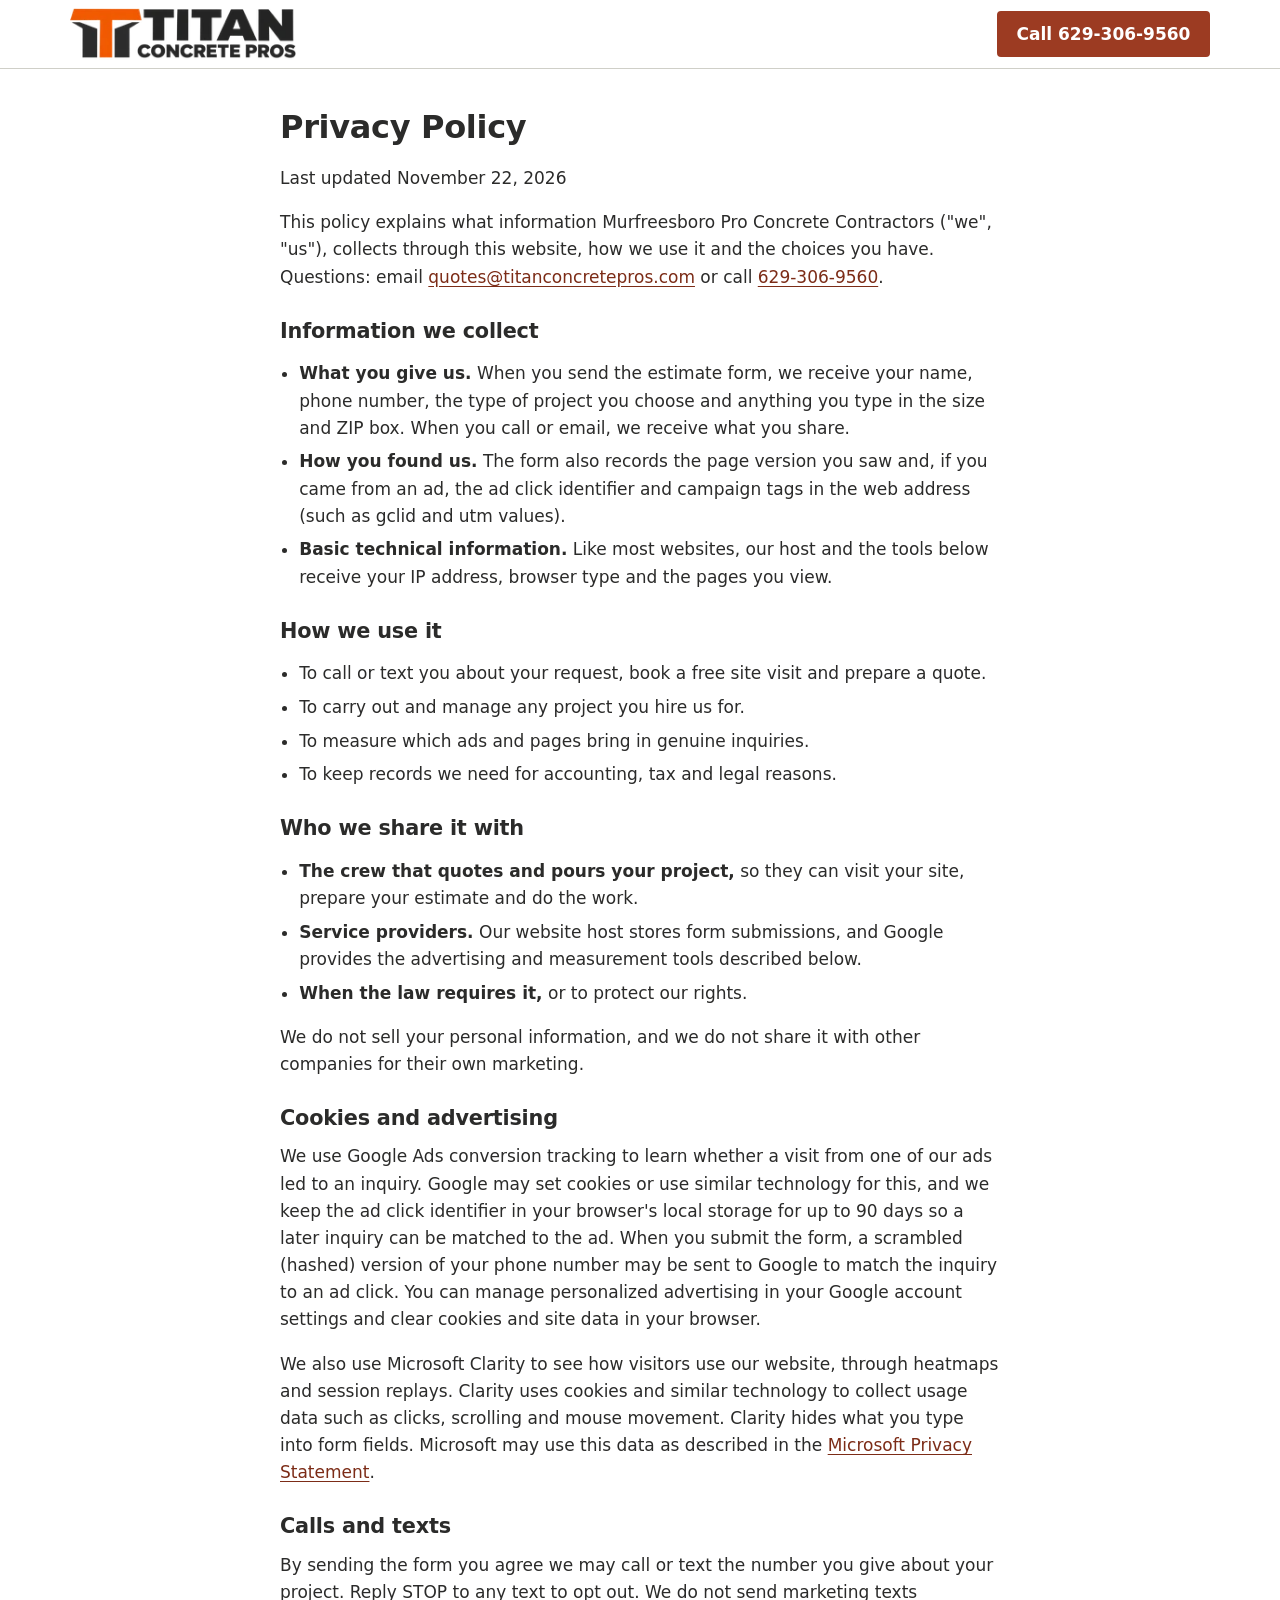
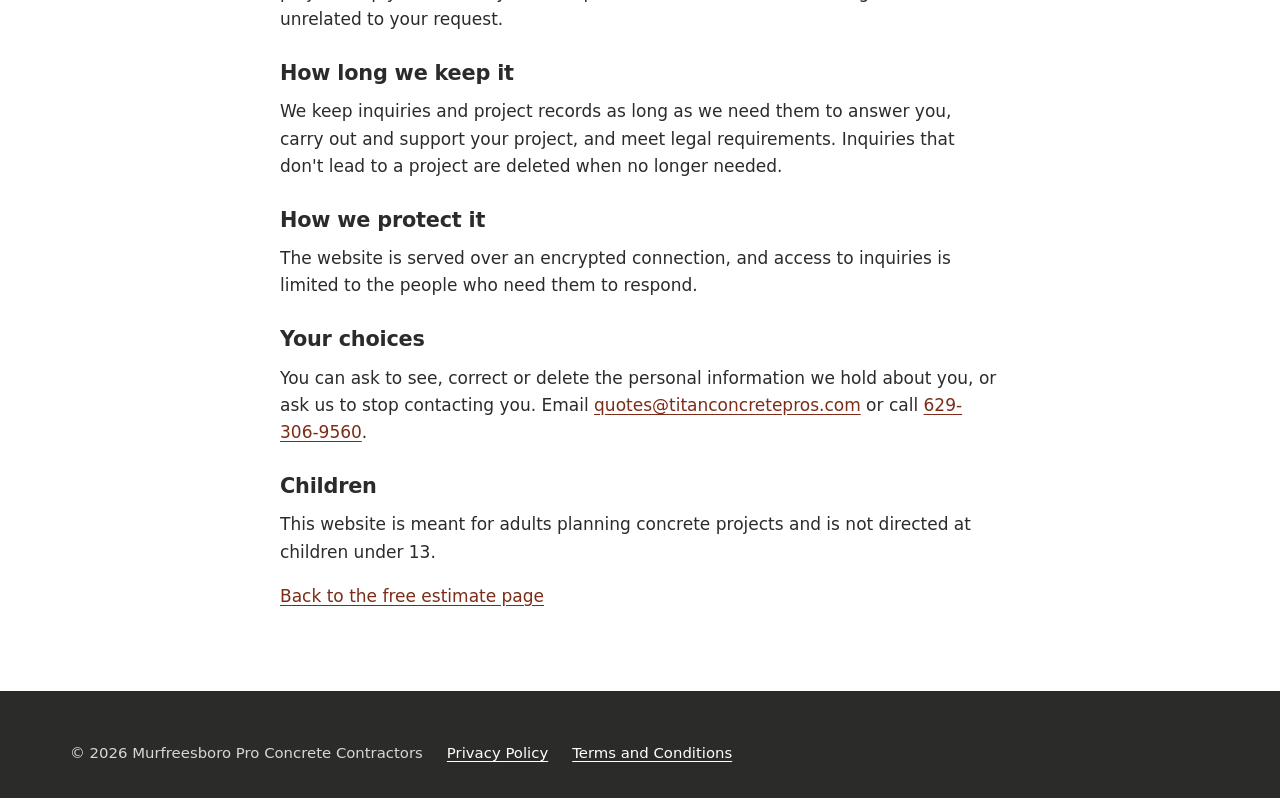
<file: murfreesboro-concrete-contractor-new-project-request/privacy.html>
<!doctype html>
<html lang="en">
<head>
<meta charset="utf-8">
<!-- Tracking: Google Tag Manager, Google Ads tag and Microsoft Clarity.
     Visitors from a Google ad (gclid / gbraid / wbraid / gad_source in the link, or a Google Ads
     click cookie) get them immediately, so call tracking and conversions work exactly as before.
     Everyone else gets them on the first scroll, tap, mouse move or key press, or 7 seconds after load. -->
<script>
  (function (w, d) {
    w.dataLayer = w.dataLayer || [];
    w.dataLayer.push({ "gtm.start": new Date().getTime(), event: "gtm.js" });
    w.clarity = w.clarity || function () { (w.clarity.q = w.clarity.q || []).push(arguments); };
    var srcs = [
      "https://www.googletagmanager.com/gtm.js?id=GTM-K8CW8HHN",
      "https://www.clarity.ms/tag/zi6rxvknij"
    ];
    var started = false, events = ["scroll", "pointerdown", "touchstart", "keydown", "mousemove"];
    function start() {
      if (started) return; started = true;
      events.forEach(function (e) { w.removeEventListener(e, start); });
      srcs.forEach(function (src) { var s = d.createElement("script"); s.async = true; s.src = src; d.head.appendChild(s); });
    }
    var fromAd = /[?&](gclid|gbraid|wbraid|gad_source)=/.test(w.location.search) || /(^|;\s*)_gcl_(aw|gb|dc)=/.test(d.cookie);
    if (fromAd) { start(); return; }
    events.forEach(function (e) { w.addEventListener(e, start, { passive: true }); });
    w.addEventListener("load", function () { setTimeout(start, 7000); });
  })(window, document);
</script>
<meta name="viewport" content="width=device-width, initial-scale=1">
<meta name="robots" content="noindex, follow">
<meta name="theme-color" content="#2B2B2A">
<link rel="icon" href="/favicon.ico" sizes="48x48">
<link rel="icon" href="/favicon-32.png" type="image/png" sizes="32x32">
<link rel="apple-touch-icon" href="/apple-touch-icon.png">
<link rel="manifest" href="/site.webmanifest">
<style>
:root{
  --ink:#2B2B2A;--ink-2:#4B4B47;--oxide:#9C3B22;--oxide-d:#7C2C17;--galv:#EEF0EE;--stone:#E8E3D6;--line:#CFCFC8;--lime:#C6EE3A;--ok:#2F6B3A;
  --f:system-ui,-apple-system,"Segoe UI",Roboto,"Helvetica Neue",Arial,sans-serif;
  --wrap:1180px;--read:66ch;
  --rib:url("data:image/svg+xml,%3Csvg xmlns='http://www.w3.org/2000/svg' viewBox='0 0 48 14'%3E%3Cpath d='M0 14V9h6l6-9h12l6 9h18v5z'/%3E%3C/svg%3E");
}
*,*::before,*::after{box-sizing:border-box}
html{-webkit-text-size-adjust:100%;scroll-behavior:smooth}
@media (prefers-reduced-motion:reduce){html{scroll-behavior:auto}*{transition:none!important}}
body{margin:0;font:400 1.0625rem/1.6 var(--f);color:var(--ink);background:#fff}
img{max-width:100%;height:auto;display:block}
a{color:var(--oxide-d);text-underline-offset:.18em}
h1,h2,h3{line-height:1.15;margin:0 0 .6em;letter-spacing:-.01em}
h2{font-size:clamp(1.6rem,1.2rem + 1.4vw,2.3rem);font-weight:800}
h3{font-size:1.2rem;font-weight:750}
p{margin:0 0 1em}
.wrap{max-width:var(--wrap);margin:0 auto;padding:0 20px}
:focus-visible{outline:3px solid var(--lime);outline-offset:2px}
.skip{position:absolute;left:-999px;top:0;background:#fff;padding:.5rem 1rem;z-index:99}.skip:focus{left:8px}
.sr{position:absolute!important;width:1px;height:1px;overflow:hidden;clip:rect(0 0 0 0);white-space:nowrap}

/* buttons */
.btn{white-space:nowrap;display:inline-flex;align-items:center;justify-content:center;gap:.5rem;min-height:52px;padding:.75rem 1.4rem;border:2px solid transparent;border-radius:4px;font:700 1.0625rem/1.2 var(--f);text-decoration:none;cursor:pointer;transition:background .15s,color .15s,border-color .15s}
.btn-o{background:var(--oxide);color:#fff;border-color:var(--oxide)}.btn-o:hover{background:var(--oxide-d);border-color:var(--oxide-d)}
.btn-w{background:transparent;color:#fff;border-color:#fff}.btn-w:hover{background:#fff;color:var(--ink)}
.btn-ink{background:transparent;color:var(--ink);border-color:var(--ink)}.btn-ink:hover{background:var(--ink);color:#fff}
.btn svg{width:20px;height:20px;flex:none}

/* header */
.hdr{position:sticky;top:0;z-index:40;background:#fff;border-bottom:1px solid var(--line)}
.hdr-in{display:flex;align-items:center;justify-content:space-between;gap:1rem;min-height:68px}
.hdr img{width:216px;height:56px}
.hdr-logo{display:block;line-height:0;border-radius:4px}
.hdr-logo:focus-visible{outline:3px solid var(--rust,#9C3B22);outline-offset:3px}
.hdr-r{display:flex;align-items:center;gap:1rem}
.hdr-hours{font-size:.875rem;color:var(--ink-2);text-align:right;line-height:1.3}
.hdr .btn{min-height:46px;padding:.55rem 1.1rem}
@media (max-width:760px){.hdr img{width:150px;height:39px}.hdr-hours{display:none}.hdr-in{min-height:58px}.hdr .btn{min-height:44px;padding:.45rem .75rem;font-size:.98rem;gap:.35rem}.hdr .btn svg{width:17px;height:17px}}

/* hero */
.hero{position:relative;background:var(--ink);color:#F3F3EF;padding:3rem 0 3.25rem;overflow:hidden;isolation:isolate}
.hero-img{position:absolute;inset:0;width:100%;height:100%;object-fit:cover;object-position:center 60%;z-index:-3}
.hero-shade{position:absolute;inset:0;z-index:-2;background:linear-gradient(90deg,rgba(24,24,23,.86) 0%,rgba(24,24,23,.74) 40%,rgba(24,24,23,.34) 68%,rgba(24,24,23,.18) 100%),linear-gradient(0deg,rgba(24,24,23,.35),rgba(24,24,23,0) 40%)}
.hero:has(.hero-img) .hero-copy{text-shadow:0 1px 2px rgba(0,0,0,.45)}
.hero:has(.hero-img)::before{display:none}
.hero::before{content:"";position:absolute;inset:0;z-index:-1;opacity:.05;
  background:repeating-linear-gradient(90deg,transparent 0 30px,#fff 30px 34px,transparent 34px 46px,#fff 46px 50px,transparent 50px 76px,#fff 76px 104px,transparent 104px 120px)}
.hero::after{content:"";position:absolute;left:0;right:0;bottom:-1px;height:14px;background:#fff;-webkit-mask:var(--rib) repeat-x 0 0/48px 14px;mask:var(--rib) repeat-x 0 0/48px 14px}
.hero-grid{display:grid;grid-template-columns:minmax(0,1fr) minmax(0,440px);gap:2.5rem 3.5rem;align-items:start}
.eyebrow{display:inline-block;font-weight:700;font-size:.95rem;color:var(--lime);margin-bottom:.8rem}
.hero h1{font-size:clamp(2rem,1.3rem + 2.4vw,3.1rem);font-weight:850;color:#fff;margin-bottom:.45em}
.hero .sub{font-size:1.12rem;color:#E4E4DE;max-width:var(--read);margin-bottom:.8em}
.vx{display:none}
html[data-v=core] .v-core,html[data-v=driveway] .v-driveway,html[data-v=stamped] .v-stamped,html[data-v=slab] .v-slab,html[data-v=rv] .v-rv,html[data-v=commercial] .v-commercial{display:inline}
html:not(.js) .v-core{display:inline}
.ticks{list-style:none;margin:1.2rem 0 1.6rem;padding:0;display:grid;gap:.55rem}
.ticks li{position:relative;padding-left:2rem;font-weight:600}
.ticks li::before{content:"";position:absolute;left:0;top:.2em;width:1.25rem;height:1.25rem;border-radius:50%;background:var(--lime)}
.ticks li::after{content:"";position:absolute;left:.42rem;top:.45em;width:.35rem;height:.62rem;border:solid var(--ink);border-width:0 3px 3px 0;transform:rotate(45deg)}
.hero-cta{display:flex;flex-wrap:wrap;gap:.75rem;align-items:center}
.hero-cta small{color:#CFCFC8;font-size:.9rem;flex-basis:100%}
@media (max-width:999px){.hero-shade{background:linear-gradient(180deg,rgba(24,24,23,.80),rgba(24,24,23,.70) 55%,rgba(24,24,23,.55))}.hero{padding:1.75rem 0 2.5rem}.hero-grid{grid-template-columns:minmax(0,1fr);gap:1.5rem}.ticks{display:none}.hero .sub{font-size:1.05rem;margin-bottom:.4rem}.hero-cta{display:none}}

@media (max-width:640px){.hero{padding:1.1rem 0 2.25rem}.eyebrow{font-size:.85rem;margin-bottom:.45rem}.hero h1{font-size:1.7rem;margin-bottom:.35em}.hero .sub{font-size:.98rem;line-height:1.5}.card{padding:1.1rem 1rem 1rem}.card-h{font-size:1.25rem}}

/* form card */
.card{background:#fff;color:var(--ink);border-radius:6px;border-top:6px solid var(--oxide);box-shadow:0 22px 50px rgba(0,0,0,.35);padding:1.5rem 1.4rem 1.25rem;scroll-margin-top:84px}
.card-h{font-size:1.45rem;font-weight:800;margin:0 0 .25rem}
.card-s{margin:0 0 1rem;font-size:.97rem;color:var(--ink-2)}
.fld{margin-bottom:.55rem}
.fld label{display:block;font-weight:700;font-size:.95rem;margin-bottom:.3rem}
.fld input,.fld select,.fld textarea{width:100%;min-height:52px;padding:.65rem .8rem;border:2px solid var(--line);border-radius:5px;font:inherit;font-size:1rem;color:var(--ink);background:#fff}
.fld select{appearance:none;-webkit-appearance:none;padding-right:2.4rem;background:#fff url("data:image/svg+xml,%3Csvg xmlns='http://www.w3.org/2000/svg' viewBox='0 0 12 8'%3E%3Cpath d='M1 1l5 5 5-5' fill='none' stroke='%232B2B2A' stroke-width='2'/%3E%3C/svg%3E") no-repeat right .9rem center/12px 8px}
.fld textarea{min-height:92px;resize:vertical;line-height:1.45}
.fld input:focus,.fld select:focus,.fld textarea:focus{border-color:var(--ink);outline:none;box-shadow:0 0 0 3px var(--lime)}
.fld .bad{border-color:#B3261E}
.err{display:block;min-height:1.05em;font-size:.84rem;color:#B3261E;margin-top:.15rem}
.two{display:grid;grid-template-columns:1fr 1fr;gap:0 .75rem}
.submit{width:100%;min-height:56px;font-size:1.1rem;margin-top:.35rem}
.fine{margin:.7rem 0 0;font-size:.82rem;color:var(--ink-2);text-align:center}
.alt{margin:.45rem 0 0;font-size:.9rem;color:var(--ink-2);text-align:center}
.alt a{font-weight:700}
.hp{position:absolute;left:-9999px}
.done h3{font-size:1.4rem}
.done ol{padding-left:1.2rem;margin:.6rem 0 1rem}
@media (max-width:420px){.card .two{grid-template-columns:1fr}}

/* photos (each one hides itself until its file exists) */
.shot{margin:0;background:var(--galv);overflow:hidden}
.shot img{width:100%;height:100%;object-fit:cover}
.type .shot{margin:-1.25rem -1.2rem 1rem;aspect-ratio:4/3}
.sketch{display:none;margin:-1.25rem -1.2rem 1rem;aspect-ratio:4/3;background:#E4E7E4}
.sketch svg{width:100%;height:100%;display:block}
.type:not(:has(.shot)) .sketch{display:block}
.pair{display:grid;grid-template-columns:repeat(auto-fit,minmax(280px,1fr));gap:1.25rem;margin-top:2rem}
.pair .shot{aspect-ratio:3/2}
.pair figcaption,.side figcaption{font-size:.88rem;color:var(--ink-2);padding:.55rem .2rem 0;background:#fff}
.split{display:grid;grid-template-columns:minmax(0,1fr) minmax(0,460px);gap:2rem 3rem;align-items:center;margin-bottom:1.75rem}
.split .head{margin-bottom:0}
.split .shot{aspect-ratio:3/2;border:1px solid var(--line)}
.split:not(:has(.shot)){grid-template-columns:minmax(0,1fr)}
@media (max-width:860px){.split{grid-template-columns:minmax(0,1fr)}}

/* proof bar */
.proof{padding:1.6rem 0 1.2rem}
.proof ul{list-style:none;margin:0;padding:0;display:grid;grid-template-columns:repeat(6,minmax(0,1fr));gap:1rem}
.proof li{border-left:4px solid var(--oxide);padding:.15rem 0 .15rem .75rem;font-size:.92rem;line-height:1.35;color:var(--ink-2)}
.proof b{display:block;font-size:1.05rem;color:var(--ink)}
@media (max-width:999px){.proof ul{grid-template-columns:repeat(3,minmax(0,1fr))}}
@media (max-width:560px){.proof ul{grid-template-columns:repeat(2,minmax(0,1fr))}}

/* sections */
.sec{padding:3.5rem 0}
.sec-alt{background:var(--galv)}
.sec-stone{background:var(--stone)}
.lead{font-size:1.1rem;max-width:var(--read);color:var(--ink-2)}
.head{max-width:760px;margin-bottom:1.75rem}
.head h2::after{content:"";display:block;width:48px;height:14px;margin-top:.55rem;background:var(--oxide);-webkit-mask:var(--rib) no-repeat 0 0/48px 14px;mask:var(--rib) no-repeat 0 0/48px 14px}

/* building types */
.types{display:grid;grid-template-columns:repeat(3,minmax(0,1fr));gap:1.1rem}
.type{background:#fff;border:1px solid var(--line);border-bottom:4px solid var(--oxide);padding:1.25rem 1.2rem 1.1rem;display:flex;flex-direction:column}
.type h3{margin-bottom:.4rem}
.type p{font-size:.98rem;color:var(--ink-2);flex:1}
.type .spec{font-size:.88rem;font-weight:700;color:var(--ink);margin-bottom:.9rem}
.type button{align-self:flex-start}
.btn-sm{min-height:44px;padding:.5rem 1rem;font-size:.98rem}
@media (max-width:999px){.types{grid-template-columns:repeat(2,minmax(0,1fr))}}
@media (max-width:620px){.types{grid-template-columns:minmax(0,1fr)}}

/* engineering */
.eng{display:grid;grid-template-columns:minmax(0,1.05fr) minmax(0,1fr);gap:2.5rem;align-items:start}
.eng-photo .shot{aspect-ratio:3/2}
.eng:not(:has(.eng-photo)){grid-template-columns:minmax(0,1fr);max-width:820px}
table{width:100%;border-collapse:collapse;font-size:.96rem;background:#fff}
th,td{text-align:left;padding:.7rem .8rem;border-bottom:1px solid var(--line);vertical-align:top}
thead th{background:var(--ink);color:#fff;font-weight:700}
tbody th{font-weight:700;width:42%}
.note{font-size:.9rem;color:var(--ink-2);margin-top:.8rem}
.side:not(:has(.shot)){display:none}
@media (max-width:999px){.eng{grid-template-columns:minmax(0,1fr)}}

/* steps */
.steps{list-style:none;counter-reset:s;margin:0;padding:0;display:grid;grid-template-columns:repeat(5,minmax(0,1fr));gap:1rem}
.steps li{counter-increment:s;background:#fff;border:1px solid var(--line);padding:1rem 1rem 1.1rem;position:relative}
.steps li::before{content:counter(s);display:flex;align-items:center;justify-content:center;width:2.2rem;height:2.2rem;border-radius:50%;background:var(--oxide);color:#fff;font-weight:800;margin-bottom:.6rem}
.steps h3{font-size:1.05rem;margin-bottom:.35rem}
.steps p{font-size:.93rem;color:var(--ink-2);margin:0}
@media (max-width:999px){.steps{grid-template-columns:minmax(0,1fr) minmax(0,1fr)}}
@media (max-width:560px){.steps{grid-template-columns:minmax(0,1fr)}}

/* compare */
.cmp{overflow-x:auto;border:1px solid var(--line)}
.cmp table{min-width:640px}
.cmp td{text-align:center;font-weight:600}
.cmp thead th:nth-child(2){background:var(--oxide)}
.y{color:var(--ok)}.n{color:#8A2A1A}

/* why choose us */
.why{list-style:none;margin:0 0 3rem;padding:0;display:grid;grid-template-columns:repeat(3,minmax(0,1fr));gap:1.5rem 1.75rem}
.why li{border-top:3px solid var(--oxide);padding-top:.85rem}
.why h3{margin-bottom:.35rem}
.why p{font-size:.98rem;color:var(--ink-2);margin:0}
.sub-head h3{font-size:1.35rem;margin-bottom:.4rem}
.sub-head p{color:var(--ink-2);margin:0}
@media (max-width:999px){.why{grid-template-columns:repeat(2,minmax(0,1fr))}}
@media (max-width:620px){.why{grid-template-columns:minmax(0,1fr)}}

/* add-ons */
.addons{list-style:none;margin:0;padding:0;display:grid;grid-template-columns:repeat(3,minmax(0,1fr));gap:1.1rem}
.addons li{background:#fff;border:1px solid var(--line);padding:1.2rem 1.2rem 1.1rem;display:flex;flex-direction:column}
.addons .shot{margin:-1.2rem -1.2rem 1rem;aspect-ratio:4/3}
.addons h3{margin-bottom:.35rem}
.addons p{font-size:.97rem;color:var(--ink-2);flex:1;margin:0 0 1rem}
.add{align-self:flex-start;min-height:44px;padding:.45rem .95rem;border:2px solid var(--ink);background:#fff;color:var(--ink);font:inherit;font-weight:700;font-size:.95rem;border-radius:5px;cursor:pointer}
.add::before{content:"+ "}
.add[aria-pressed=true]{background:var(--ink);color:#fff}
.add[aria-pressed=true]::before{content:"\2713  "}
.add:focus-visible{outline:3px solid var(--oxide);outline-offset:2px}
.addons-go{display:flex;align-items:center;gap:1rem;flex-wrap:wrap;margin-top:1.5rem}
.add-note{margin:0;font-size:.95rem;color:var(--ink-2)}
@media (max-width:999px){.addons{grid-template-columns:repeat(2,minmax(0,1fr))}}
@media (max-width:620px){.addons{grid-template-columns:minmax(0,1fr)}}

/* area */
.chips{list-style:none;margin:1rem 0 0;padding:0;display:flex;flex-wrap:wrap;gap:.5rem}
.chips li{border:1px solid var(--ink);padding:.35rem .8rem;font-weight:600;font-size:.95rem;background:#fff}

/* faq */
.faq{max-width:860px}
.faq details{border-bottom:1px solid var(--line);padding:.2rem 0}
.faq summary{list-style:none;cursor:pointer;display:flex;justify-content:space-between;gap:1rem;padding:1rem 0;font-weight:750;font-size:1.08rem}
.faq summary::-webkit-details-marker{display:none}
.faq summary::after{content:"+";color:var(--oxide);font-size:1.4rem;line-height:1}
.faq details[open] summary::after{content:"\2212"}
.faq details p{color:var(--ink-2);max-width:var(--read)}

/* final cta */
.final{position:relative;isolation:isolate;overflow:hidden;background:var(--oxide);color:#fff;padding:4rem 0;text-align:center}
.final .bg{position:absolute;inset:0;width:100%;height:100%;object-fit:cover;object-position:center 80%;z-index:-2}
.final .bg+.final-shade{position:absolute;inset:0;z-index:-1;background:radial-gradient(ellipse 60% 70% at 50% 45%,rgba(24,24,23,.78),rgba(24,24,23,.38) 75%),linear-gradient(0deg,rgba(124,44,23,.35),rgba(24,24,23,.2))}
.final:has(.bg) h2,.final:has(.bg) p{text-shadow:0 1px 3px rgba(0,0,0,.5)}
.final h2{color:#fff}
.final p{font-size:1.1rem;max-width:620px;margin:0 auto 1.4rem}
.final .btns{display:flex;flex-wrap:wrap;gap:.75rem;justify-content:center}
.final .btn-o{background:#fff;color:var(--oxide-d);border-color:#fff}.final .btn-o:hover{background:var(--ink);color:#fff;border-color:var(--ink)}

/* footer */
.ftr{background:var(--ink);color:#D8D8D2;padding:2rem 0 6rem;font-size:.93rem}
.ftr a{color:#fff}
.ftr-in{display:flex;flex-wrap:wrap;justify-content:space-between;gap:1.5rem}
.ftr-map iframe{display:block;width:100%;height:300px;border:0;border-radius:4px;margin-top:1.5rem}
@media (max-width:640px){.ftr-map iframe{height:240px}}
.ftr-legal{margin:1.2rem 0 0;display:flex;flex-wrap:wrap;gap:.5rem 1.5rem}
.ftr details{margin-top:1.2rem;max-width:760px}
.ftr summary{cursor:pointer;color:#fff;font-weight:600}
.ftr details p{margin:.6rem 0}
@media (min-width:1000px){.ftr{padding-bottom:2rem}}

/* sticky mobile bar */
.bar{position:fixed;left:0;right:0;bottom:0;z-index:50;display:grid;grid-template-columns:1fr 1fr;box-shadow:0 -6px 20px rgba(0,0,0,.18);transform:translateY(0);transition:transform .2s}
.bar a{display:flex;align-items:center;justify-content:center;gap:.45rem;min-height:58px;font-weight:800;text-decoration:none;font-size:1.05rem}
.bar a:first-child{background:var(--ink);color:#fff}
.bar a:last-child{background:var(--oxide);color:#fff}
.bar svg{width:20px;height:20px}
.bar.hide{transform:translateY(110%)}
@media (min-width:1000px){.bar{display:none}}
/* ---- additions for the Murfreesboro concrete page ---- */
.todo{background:#FFE36E;color:#3A2E00;padding:0 .25em;border-radius:2px;font-weight:700;text-shadow:none}
.logo{display:flex;align-items:center;gap:.6rem;text-decoration:none;color:var(--ink);line-height:1.05}
.logo svg{width:42px;height:42px;flex:none}
.logo b{display:block;font-size:1.05rem;font-weight:850;letter-spacing:.01em;text-transform:uppercase}
.logo small{display:block;font-size:.76rem;color:var(--ink-2);font-weight:600;letter-spacing:.02em}
@media (max-width:760px){.logo svg{width:34px;height:34px}.logo b{font-size:.86rem}.logo small{display:none}}
.hero .qual{font-size:.95rem;color:#D9D9D2;margin:0 0 .4rem;max-width:var(--read)}
.hero .qual b{color:#fff}
@media (max-width:999px){.hero .qual{display:none}}

/* price table */
.price{max-width:860px}
.price td:last-child,.price th:last-child{text-align:right}
.price .nw{white-space:nowrap}
.price td small{display:block;font-size:.84em;color:var(--ink-2);font-weight:400}
@media (max-width:620px){
  .price thead{display:none}
  .price table,.price tbody,.price tr{display:block;width:100%}
  .price tr{border-bottom:1px solid var(--line);padding:.6rem 0 .5rem}
  .price tbody th{display:block;width:auto;border:0;padding:0 .8rem .3rem}
  .price td,.price td:last-child{display:flex;justify-content:space-between;align-items:baseline;gap:1rem;border:0;padding:.12rem .8rem;text-align:right}
  .price td::before{content:attr(data-label);color:var(--ink-2);font-size:.88rem;text-align:left;flex:none}
  .price td,.price td:last-child{flex-wrap:wrap;row-gap:0}
  .price td::before{margin-right:auto}
  .price td small{flex-basis:100%;text-align:right;line-height:1.25;margin:-.15rem 0 .15rem}
  .price td .v{flex:1 1 0;min-width:0;text-align:right}
}
.price .note{max-width:var(--read)}
.drivers{list-style:none;margin:1.5rem 0 0;padding:0;display:grid;grid-template-columns:repeat(auto-fit,minmax(160px,1fr));gap:.8rem 1.2rem;max-width:1000px}
.drivers li{border-left:3px solid var(--oxide);padding-left:.7rem;font-size:.95rem;color:var(--ink-2)}
.drivers b{display:block;color:var(--ink)}

/* spec photos */
.side{display:grid;gap:1rem}
.side .shot{aspect-ratio:3/2;border:1px solid var(--line)}

/* gallery */
.gallery{display:grid;grid-template-columns:repeat(3,minmax(0,1fr));gap:1rem}
.gallery figure{margin:0;background:#fff;border:1px solid var(--line)}
.gallery .shot{aspect-ratio:4/3}
.gallery figcaption{font-size:.9rem;color:var(--ink-2);padding:.6rem .75rem .7rem}
.gallery figure:not(:has(img)){display:none}
@media (max-width:860px){.gallery{grid-template-columns:repeat(2,minmax(0,1fr))}}
@media (max-width:540px){.gallery{grid-template-columns:minmax(0,1fr)}}
.sec:has(.gallery):not(:has(.gallery img)){display:none}

/* permits list */
.plist{list-style:none;margin:0;padding:0;display:grid;gap:.9rem}
.plist li{padding-left:1.9rem;position:relative}
.plist li::before{content:"";position:absolute;left:0;top:.35em;width:1.15rem;height:1.15rem;border-radius:3px;background:var(--oxide)}
.plist li::after{content:"";position:absolute;left:.4rem;top:.52em;width:.32rem;height:.6rem;border:solid #fff;border-width:0 3px 3px 0;transform:rotate(45deg)}
.plist b{display:block}
.plist span{color:var(--ink-2);font-size:.97rem}

.problem{display:grid;grid-template-columns:minmax(0,1fr) minmax(0,460px);gap:2rem 3rem;align-items:center;margin-bottom:2rem}
.problem .shot{aspect-ratio:3/2;border:1px solid var(--line)}
.problem:not(:has(.shot)){grid-template-columns:minmax(0,1fr)}
@media (max-width:860px){.problem{grid-template-columns:minmax(0,1fr)}}
.card .opt{font-weight:500;color:var(--ink-2);font-size:.88rem}
.ph{margin:0}
.pair:not(:has(.shot)){display:none}
.eng:not(:has(.side .shot)){grid-template-columns:minmax(0,1fr);max-width:900px}
.steps{grid-template-columns:repeat(3,minmax(0,1fr))}
@media (max-width:760px){.steps{grid-template-columns:minmax(0,1fr)}}
.side .shot,.pair .shot{margin:0}

/* brand logo (image) */
.hdr .logo img,.logo img{display:block;width:auto;height:52px}
.ftr-logo{display:block;width:auto;height:44px;margin:0 0 .8rem}
@media (max-width:760px){.hdr .logo img,.logo img{height:36px}}
@media (max-width:360px){.hdr .logo img,.logo img{height:30px}}
.ftr-credit{margin:.9rem 0 0;font-size:.78rem;color:#A9A9A2}
.ftr-credit a{color:#C9C9C2}
/* sitelink anchors clear the sticky header */
.head[id],.type[id],.anchor{scroll-margin-top:86px}
.anchor{display:block;height:0}
@media (max-width:760px){.head[id],.type[id],.anchor{scroll-margin-top:72px}}
/* backstop: never let anything widen the page sideways */
body{overflow-x:clip}

.doc{max-width:760px;padding:2.5rem 20px 4rem;margin:0 auto}
.doc h1{font-size:2rem}
.doc h2{font-size:1.3rem;margin-top:1.8rem}
.doc ul{padding-left:1.2rem}
.doc li{margin-bottom:.4rem}
</style>

<title>Privacy Policy | Murfreesboro Pro Concrete Contractors</title>
</head>
<body>
<!-- Google Tag Manager (noscript) -->
<noscript><iframe src="https://www.googletagmanager.com/ns.html?id=GTM-K8CW8HHN" height="0" width="0" style="display:none;visibility:hidden"></iframe></noscript>
<!-- End Google Tag Manager (noscript) -->
<header class="hdr"><div class="wrap hdr-in">
  <a class="logo" href="/murfreesboro-concrete-contractor-new-project-request/"><img src="/murfreesboro-concrete-contractor-new-project-request/images/logo-titan-56.webp" srcset="/murfreesboro-concrete-contractor-new-project-request/images/logo-titan-112.webp 2x" width="243" height="56" alt="Titan Concrete Pros"></a>
  <a class="btn btn-o" href="tel:+16293069560">Call 629-306-9560</a>
</div></header>
<main class="doc">
<h1>Privacy Policy</h1>
<p>Last updated November 22, 2026</p>
<p>This policy explains what information Murfreesboro Pro Concrete Contractors ("we", "us"), collects through this website, how we use it and the choices you have. Questions: email <a href="mailto:quotes@titanconcretepros.com">quotes@titanconcretepros.com</a> or call <a href="tel:+16293069560">629-306-9560</a>.</p>

<h2>Information we collect</h2>
<ul>
<li><b>What you give us.</b> When you send the estimate form, we receive your name, phone number, the type of project you choose and anything you type in the size and ZIP box. When you call or email, we receive what you share.</li>
<li><b>How you found us.</b> The form also records the page version you saw and, if you came from an ad, the ad click identifier and campaign tags in the web address (such as gclid and utm values).</li>
<li><b>Basic technical information.</b> Like most websites, our host and the tools below receive your IP address, browser type and the pages you view.</li>
</ul>

<h2>How we use it</h2>
<ul>
<li>To call or text you about your request, book a free site visit and prepare a quote.</li>
<li>To carry out and manage any project you hire us for.</li>
<li>To measure which ads and pages bring in genuine inquiries.</li>
<li>To keep records we need for accounting, tax and legal reasons.</li>
</ul>

<h2>Who we share it with</h2>
<ul>
<li><b>The crew that quotes and pours your project,</b> so they can visit your site, prepare your estimate and do the work.</li>
<li><b>Service providers.</b> Our website host stores form submissions, and Google provides the advertising and measurement tools described below.</li>
<li><b>When the law requires it,</b> or to protect our rights.</li>
</ul>
<p>We do not sell your personal information, and we do not share it with other companies for their own marketing.</p>

<h2>Cookies and advertising</h2>
<p>We use Google Ads conversion tracking to learn whether a visit from one of our ads led to an inquiry. Google may set cookies or use similar technology for this, and we keep the ad click identifier in your browser's local storage for up to 90 days so a later inquiry can be matched to the ad. When you submit the form, a scrambled (hashed) version of your phone number may be sent to Google to match the inquiry to an ad click. You can manage personalized advertising in your Google account settings and clear cookies and site data in your browser.</p>
<p>We also use Microsoft Clarity to see how visitors use our website, through heatmaps and session replays. Clarity uses cookies and similar technology to collect usage data such as clicks, scrolling and mouse movement. Clarity hides what you type into form fields. Microsoft may use this data as described in the <a href="https://privacy.microsoft.com/privacystatement">Microsoft Privacy Statement</a>.</p>

<h2>Calls and texts</h2>
<p>By sending the form you agree we may call or text the number you give about your project. Reply STOP to any text to opt out. We do not send marketing texts unrelated to your request.</p>

<h2>How long we keep it</h2>
<p>We keep inquiries and project records as long as we need them to answer you, carry out and support your project, and meet legal requirements. Inquiries that don't lead to a project are deleted when no longer needed.</p>

<h2>How we protect it</h2>
<p>The website is served over an encrypted connection, and access to inquiries is limited to the people who need them to respond.</p>

<h2>Your choices</h2>
<p>You can ask to see, correct or delete the personal information we hold about you, or ask us to stop contacting you. Email <a href="mailto:quotes@titanconcretepros.com">quotes@titanconcretepros.com</a> or call <a href="tel:+16293069560">629-306-9560</a>.</p>

<h2>Children</h2>
<p>This website is meant for adults planning concrete projects and is not directed at children under 13.</p>

<p><a href="/murfreesboro-concrete-contractor-new-project-request/">Back to the free estimate page</a></p>
</main>
<footer class="ftr"><div class="wrap"><p class="ftr-legal"><span>&copy; 2026 Murfreesboro Pro Concrete Contractors</span><a href="/murfreesboro-concrete-contractor-new-project-request/privacy.html">Privacy Policy</a><a href="/murfreesboro-concrete-contractor-new-project-request/terms.html">Terms and Conditions</a></p></div></footer>
</body>
</html>
</file>
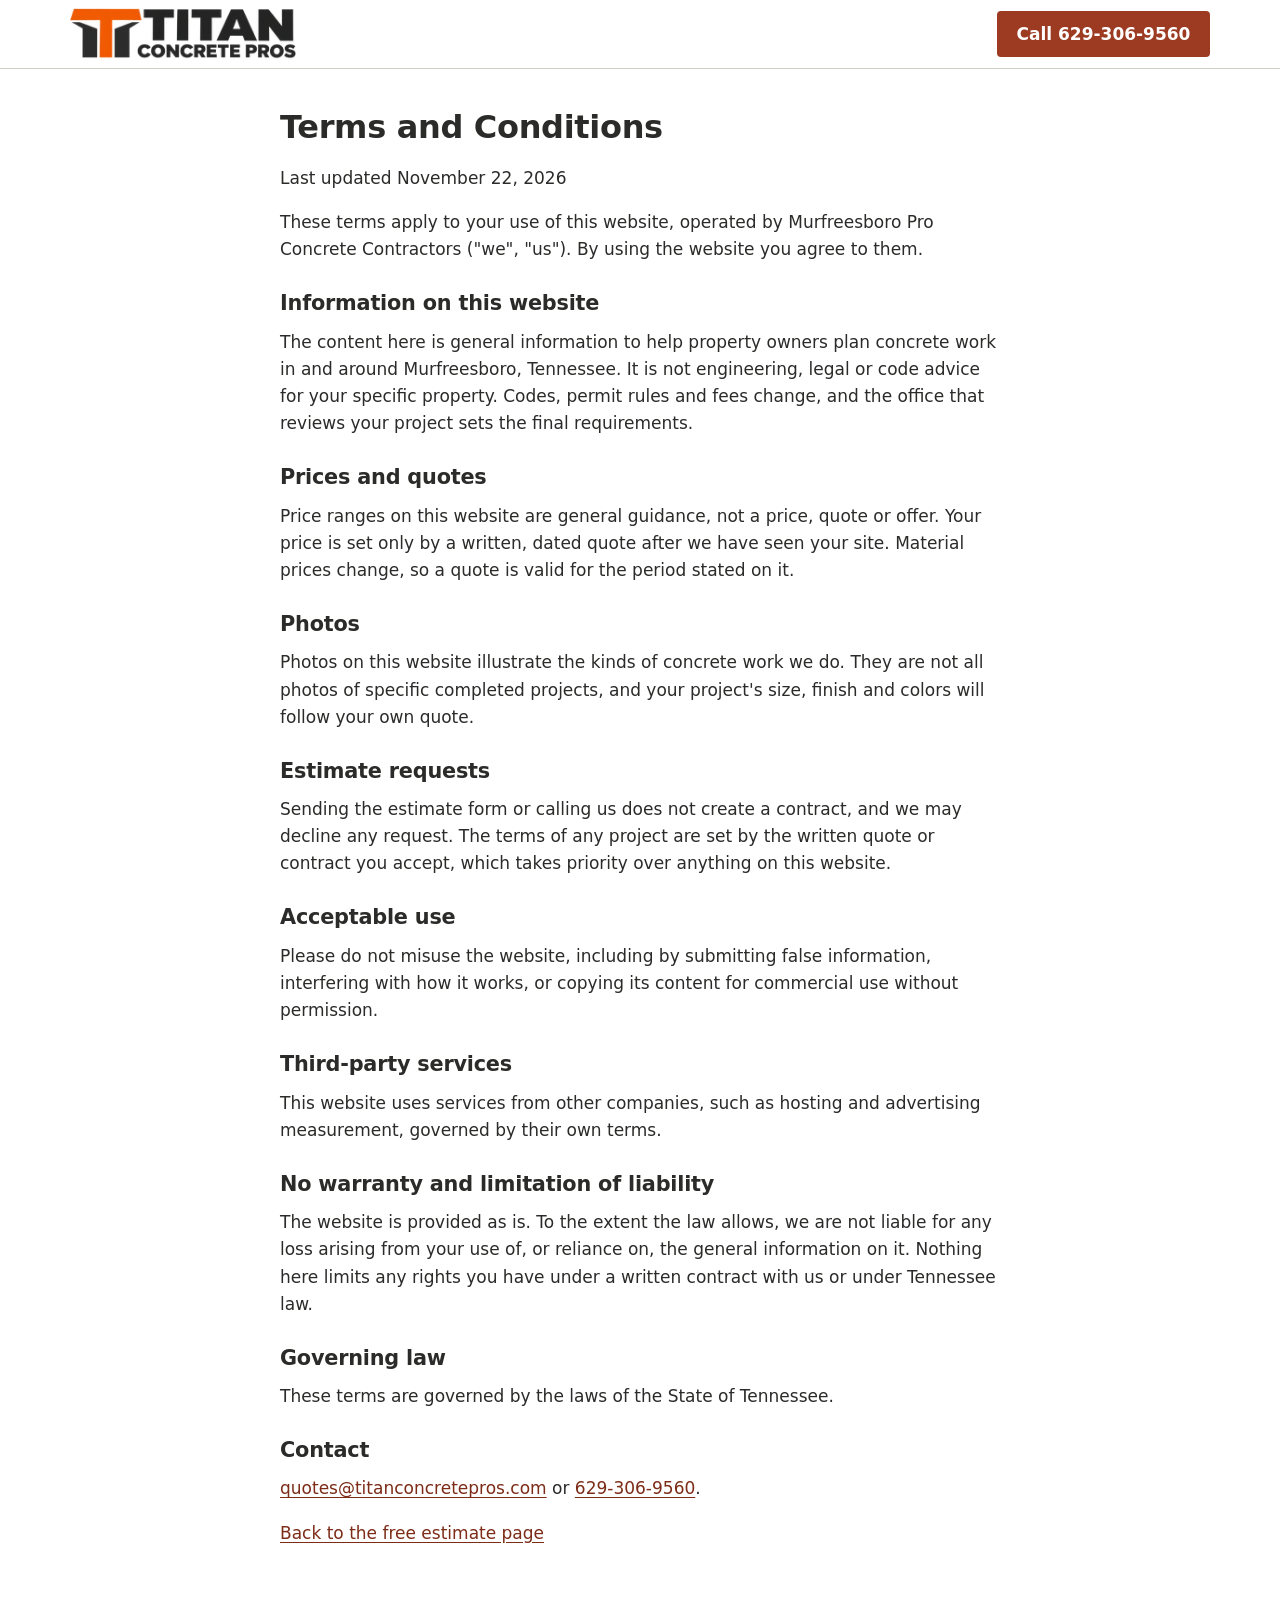
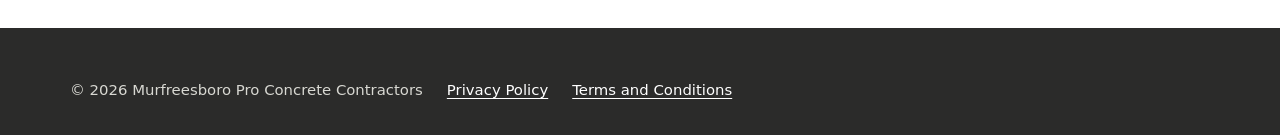
<file: murfreesboro-concrete-contractor-new-project-request/terms.html>
<!doctype html>
<html lang="en">
<head>
<meta charset="utf-8">
<!-- Tracking: Google Tag Manager, Google Ads tag and Microsoft Clarity.
     Visitors from a Google ad (gclid / gbraid / wbraid / gad_source in the link, or a Google Ads
     click cookie) get them immediately, so call tracking and conversions work exactly as before.
     Everyone else gets them on the first scroll, tap, mouse move or key press, or 7 seconds after load. -->
<script>
  (function (w, d) {
    w.dataLayer = w.dataLayer || [];
    w.dataLayer.push({ "gtm.start": new Date().getTime(), event: "gtm.js" });
    w.clarity = w.clarity || function () { (w.clarity.q = w.clarity.q || []).push(arguments); };
    var srcs = [
      "https://www.googletagmanager.com/gtm.js?id=GTM-K8CW8HHN",
      "https://www.clarity.ms/tag/zi6rxvknij"
    ];
    var started = false, events = ["scroll", "pointerdown", "touchstart", "keydown", "mousemove"];
    function start() {
      if (started) return; started = true;
      events.forEach(function (e) { w.removeEventListener(e, start); });
      srcs.forEach(function (src) { var s = d.createElement("script"); s.async = true; s.src = src; d.head.appendChild(s); });
    }
    var fromAd = /[?&](gclid|gbraid|wbraid|gad_source)=/.test(w.location.search) || /(^|;\s*)_gcl_(aw|gb|dc)=/.test(d.cookie);
    if (fromAd) { start(); return; }
    events.forEach(function (e) { w.addEventListener(e, start, { passive: true }); });
    w.addEventListener("load", function () { setTimeout(start, 7000); });
  })(window, document);
</script>
<meta name="viewport" content="width=device-width, initial-scale=1">
<meta name="robots" content="noindex, follow">
<meta name="theme-color" content="#2B2B2A">
<link rel="icon" href="/favicon.ico" sizes="48x48">
<link rel="icon" href="/favicon-32.png" type="image/png" sizes="32x32">
<link rel="apple-touch-icon" href="/apple-touch-icon.png">
<link rel="manifest" href="/site.webmanifest">
<style>
:root{
  --ink:#2B2B2A;--ink-2:#4B4B47;--oxide:#9C3B22;--oxide-d:#7C2C17;--galv:#EEF0EE;--stone:#E8E3D6;--line:#CFCFC8;--lime:#C6EE3A;--ok:#2F6B3A;
  --f:system-ui,-apple-system,"Segoe UI",Roboto,"Helvetica Neue",Arial,sans-serif;
  --wrap:1180px;--read:66ch;
  --rib:url("data:image/svg+xml,%3Csvg xmlns='http://www.w3.org/2000/svg' viewBox='0 0 48 14'%3E%3Cpath d='M0 14V9h6l6-9h12l6 9h18v5z'/%3E%3C/svg%3E");
}
*,*::before,*::after{box-sizing:border-box}
html{-webkit-text-size-adjust:100%;scroll-behavior:smooth}
@media (prefers-reduced-motion:reduce){html{scroll-behavior:auto}*{transition:none!important}}
body{margin:0;font:400 1.0625rem/1.6 var(--f);color:var(--ink);background:#fff}
img{max-width:100%;height:auto;display:block}
a{color:var(--oxide-d);text-underline-offset:.18em}
h1,h2,h3{line-height:1.15;margin:0 0 .6em;letter-spacing:-.01em}
h2{font-size:clamp(1.6rem,1.2rem + 1.4vw,2.3rem);font-weight:800}
h3{font-size:1.2rem;font-weight:750}
p{margin:0 0 1em}
.wrap{max-width:var(--wrap);margin:0 auto;padding:0 20px}
:focus-visible{outline:3px solid var(--lime);outline-offset:2px}
.skip{position:absolute;left:-999px;top:0;background:#fff;padding:.5rem 1rem;z-index:99}.skip:focus{left:8px}
.sr{position:absolute!important;width:1px;height:1px;overflow:hidden;clip:rect(0 0 0 0);white-space:nowrap}

/* buttons */
.btn{white-space:nowrap;display:inline-flex;align-items:center;justify-content:center;gap:.5rem;min-height:52px;padding:.75rem 1.4rem;border:2px solid transparent;border-radius:4px;font:700 1.0625rem/1.2 var(--f);text-decoration:none;cursor:pointer;transition:background .15s,color .15s,border-color .15s}
.btn-o{background:var(--oxide);color:#fff;border-color:var(--oxide)}.btn-o:hover{background:var(--oxide-d);border-color:var(--oxide-d)}
.btn-w{background:transparent;color:#fff;border-color:#fff}.btn-w:hover{background:#fff;color:var(--ink)}
.btn-ink{background:transparent;color:var(--ink);border-color:var(--ink)}.btn-ink:hover{background:var(--ink);color:#fff}
.btn svg{width:20px;height:20px;flex:none}

/* header */
.hdr{position:sticky;top:0;z-index:40;background:#fff;border-bottom:1px solid var(--line)}
.hdr-in{display:flex;align-items:center;justify-content:space-between;gap:1rem;min-height:68px}
.hdr img{width:216px;height:56px}
.hdr-logo{display:block;line-height:0;border-radius:4px}
.hdr-logo:focus-visible{outline:3px solid var(--rust,#9C3B22);outline-offset:3px}
.hdr-r{display:flex;align-items:center;gap:1rem}
.hdr-hours{font-size:.875rem;color:var(--ink-2);text-align:right;line-height:1.3}
.hdr .btn{min-height:46px;padding:.55rem 1.1rem}
@media (max-width:760px){.hdr img{width:150px;height:39px}.hdr-hours{display:none}.hdr-in{min-height:58px}.hdr .btn{min-height:44px;padding:.45rem .75rem;font-size:.98rem;gap:.35rem}.hdr .btn svg{width:17px;height:17px}}

/* hero */
.hero{position:relative;background:var(--ink);color:#F3F3EF;padding:3rem 0 3.25rem;overflow:hidden;isolation:isolate}
.hero-img{position:absolute;inset:0;width:100%;height:100%;object-fit:cover;object-position:center 60%;z-index:-3}
.hero-shade{position:absolute;inset:0;z-index:-2;background:linear-gradient(90deg,rgba(24,24,23,.86) 0%,rgba(24,24,23,.74) 40%,rgba(24,24,23,.34) 68%,rgba(24,24,23,.18) 100%),linear-gradient(0deg,rgba(24,24,23,.35),rgba(24,24,23,0) 40%)}
.hero:has(.hero-img) .hero-copy{text-shadow:0 1px 2px rgba(0,0,0,.45)}
.hero:has(.hero-img)::before{display:none}
.hero::before{content:"";position:absolute;inset:0;z-index:-1;opacity:.05;
  background:repeating-linear-gradient(90deg,transparent 0 30px,#fff 30px 34px,transparent 34px 46px,#fff 46px 50px,transparent 50px 76px,#fff 76px 104px,transparent 104px 120px)}
.hero::after{content:"";position:absolute;left:0;right:0;bottom:-1px;height:14px;background:#fff;-webkit-mask:var(--rib) repeat-x 0 0/48px 14px;mask:var(--rib) repeat-x 0 0/48px 14px}
.hero-grid{display:grid;grid-template-columns:minmax(0,1fr) minmax(0,440px);gap:2.5rem 3.5rem;align-items:start}
.eyebrow{display:inline-block;font-weight:700;font-size:.95rem;color:var(--lime);margin-bottom:.8rem}
.hero h1{font-size:clamp(2rem,1.3rem + 2.4vw,3.1rem);font-weight:850;color:#fff;margin-bottom:.45em}
.hero .sub{font-size:1.12rem;color:#E4E4DE;max-width:var(--read);margin-bottom:.8em}
.vx{display:none}
html[data-v=core] .v-core,html[data-v=driveway] .v-driveway,html[data-v=stamped] .v-stamped,html[data-v=slab] .v-slab,html[data-v=rv] .v-rv,html[data-v=commercial] .v-commercial{display:inline}
html:not(.js) .v-core{display:inline}
.ticks{list-style:none;margin:1.2rem 0 1.6rem;padding:0;display:grid;gap:.55rem}
.ticks li{position:relative;padding-left:2rem;font-weight:600}
.ticks li::before{content:"";position:absolute;left:0;top:.2em;width:1.25rem;height:1.25rem;border-radius:50%;background:var(--lime)}
.ticks li::after{content:"";position:absolute;left:.42rem;top:.45em;width:.35rem;height:.62rem;border:solid var(--ink);border-width:0 3px 3px 0;transform:rotate(45deg)}
.hero-cta{display:flex;flex-wrap:wrap;gap:.75rem;align-items:center}
.hero-cta small{color:#CFCFC8;font-size:.9rem;flex-basis:100%}
@media (max-width:999px){.hero-shade{background:linear-gradient(180deg,rgba(24,24,23,.80),rgba(24,24,23,.70) 55%,rgba(24,24,23,.55))}.hero{padding:1.75rem 0 2.5rem}.hero-grid{grid-template-columns:minmax(0,1fr);gap:1.5rem}.ticks{display:none}.hero .sub{font-size:1.05rem;margin-bottom:.4rem}.hero-cta{display:none}}

@media (max-width:640px){.hero{padding:1.1rem 0 2.25rem}.eyebrow{font-size:.85rem;margin-bottom:.45rem}.hero h1{font-size:1.7rem;margin-bottom:.35em}.hero .sub{font-size:.98rem;line-height:1.5}.card{padding:1.1rem 1rem 1rem}.card-h{font-size:1.25rem}}

/* form card */
.card{background:#fff;color:var(--ink);border-radius:6px;border-top:6px solid var(--oxide);box-shadow:0 22px 50px rgba(0,0,0,.35);padding:1.5rem 1.4rem 1.25rem;scroll-margin-top:84px}
.card-h{font-size:1.45rem;font-weight:800;margin:0 0 .25rem}
.card-s{margin:0 0 1rem;font-size:.97rem;color:var(--ink-2)}
.fld{margin-bottom:.55rem}
.fld label{display:block;font-weight:700;font-size:.95rem;margin-bottom:.3rem}
.fld input,.fld select,.fld textarea{width:100%;min-height:52px;padding:.65rem .8rem;border:2px solid var(--line);border-radius:5px;font:inherit;font-size:1rem;color:var(--ink);background:#fff}
.fld select{appearance:none;-webkit-appearance:none;padding-right:2.4rem;background:#fff url("data:image/svg+xml,%3Csvg xmlns='http://www.w3.org/2000/svg' viewBox='0 0 12 8'%3E%3Cpath d='M1 1l5 5 5-5' fill='none' stroke='%232B2B2A' stroke-width='2'/%3E%3C/svg%3E") no-repeat right .9rem center/12px 8px}
.fld textarea{min-height:92px;resize:vertical;line-height:1.45}
.fld input:focus,.fld select:focus,.fld textarea:focus{border-color:var(--ink);outline:none;box-shadow:0 0 0 3px var(--lime)}
.fld .bad{border-color:#B3261E}
.err{display:block;min-height:1.05em;font-size:.84rem;color:#B3261E;margin-top:.15rem}
.two{display:grid;grid-template-columns:1fr 1fr;gap:0 .75rem}
.submit{width:100%;min-height:56px;font-size:1.1rem;margin-top:.35rem}
.fine{margin:.7rem 0 0;font-size:.82rem;color:var(--ink-2);text-align:center}
.alt{margin:.45rem 0 0;font-size:.9rem;color:var(--ink-2);text-align:center}
.alt a{font-weight:700}
.hp{position:absolute;left:-9999px}
.done h3{font-size:1.4rem}
.done ol{padding-left:1.2rem;margin:.6rem 0 1rem}
@media (max-width:420px){.card .two{grid-template-columns:1fr}}

/* photos (each one hides itself until its file exists) */
.shot{margin:0;background:var(--galv);overflow:hidden}
.shot img{width:100%;height:100%;object-fit:cover}
.type .shot{margin:-1.25rem -1.2rem 1rem;aspect-ratio:4/3}
.sketch{display:none;margin:-1.25rem -1.2rem 1rem;aspect-ratio:4/3;background:#E4E7E4}
.sketch svg{width:100%;height:100%;display:block}
.type:not(:has(.shot)) .sketch{display:block}
.pair{display:grid;grid-template-columns:repeat(auto-fit,minmax(280px,1fr));gap:1.25rem;margin-top:2rem}
.pair .shot{aspect-ratio:3/2}
.pair figcaption,.side figcaption{font-size:.88rem;color:var(--ink-2);padding:.55rem .2rem 0;background:#fff}
.split{display:grid;grid-template-columns:minmax(0,1fr) minmax(0,460px);gap:2rem 3rem;align-items:center;margin-bottom:1.75rem}
.split .head{margin-bottom:0}
.split .shot{aspect-ratio:3/2;border:1px solid var(--line)}
.split:not(:has(.shot)){grid-template-columns:minmax(0,1fr)}
@media (max-width:860px){.split{grid-template-columns:minmax(0,1fr)}}

/* proof bar */
.proof{padding:1.6rem 0 1.2rem}
.proof ul{list-style:none;margin:0;padding:0;display:grid;grid-template-columns:repeat(6,minmax(0,1fr));gap:1rem}
.proof li{border-left:4px solid var(--oxide);padding:.15rem 0 .15rem .75rem;font-size:.92rem;line-height:1.35;color:var(--ink-2)}
.proof b{display:block;font-size:1.05rem;color:var(--ink)}
@media (max-width:999px){.proof ul{grid-template-columns:repeat(3,minmax(0,1fr))}}
@media (max-width:560px){.proof ul{grid-template-columns:repeat(2,minmax(0,1fr))}}

/* sections */
.sec{padding:3.5rem 0}
.sec-alt{background:var(--galv)}
.sec-stone{background:var(--stone)}
.lead{font-size:1.1rem;max-width:var(--read);color:var(--ink-2)}
.head{max-width:760px;margin-bottom:1.75rem}
.head h2::after{content:"";display:block;width:48px;height:14px;margin-top:.55rem;background:var(--oxide);-webkit-mask:var(--rib) no-repeat 0 0/48px 14px;mask:var(--rib) no-repeat 0 0/48px 14px}

/* building types */
.types{display:grid;grid-template-columns:repeat(3,minmax(0,1fr));gap:1.1rem}
.type{background:#fff;border:1px solid var(--line);border-bottom:4px solid var(--oxide);padding:1.25rem 1.2rem 1.1rem;display:flex;flex-direction:column}
.type h3{margin-bottom:.4rem}
.type p{font-size:.98rem;color:var(--ink-2);flex:1}
.type .spec{font-size:.88rem;font-weight:700;color:var(--ink);margin-bottom:.9rem}
.type button{align-self:flex-start}
.btn-sm{min-height:44px;padding:.5rem 1rem;font-size:.98rem}
@media (max-width:999px){.types{grid-template-columns:repeat(2,minmax(0,1fr))}}
@media (max-width:620px){.types{grid-template-columns:minmax(0,1fr)}}

/* engineering */
.eng{display:grid;grid-template-columns:minmax(0,1.05fr) minmax(0,1fr);gap:2.5rem;align-items:start}
.eng-photo .shot{aspect-ratio:3/2}
.eng:not(:has(.eng-photo)){grid-template-columns:minmax(0,1fr);max-width:820px}
table{width:100%;border-collapse:collapse;font-size:.96rem;background:#fff}
th,td{text-align:left;padding:.7rem .8rem;border-bottom:1px solid var(--line);vertical-align:top}
thead th{background:var(--ink);color:#fff;font-weight:700}
tbody th{font-weight:700;width:42%}
.note{font-size:.9rem;color:var(--ink-2);margin-top:.8rem}
.side:not(:has(.shot)){display:none}
@media (max-width:999px){.eng{grid-template-columns:minmax(0,1fr)}}

/* steps */
.steps{list-style:none;counter-reset:s;margin:0;padding:0;display:grid;grid-template-columns:repeat(5,minmax(0,1fr));gap:1rem}
.steps li{counter-increment:s;background:#fff;border:1px solid var(--line);padding:1rem 1rem 1.1rem;position:relative}
.steps li::before{content:counter(s);display:flex;align-items:center;justify-content:center;width:2.2rem;height:2.2rem;border-radius:50%;background:var(--oxide);color:#fff;font-weight:800;margin-bottom:.6rem}
.steps h3{font-size:1.05rem;margin-bottom:.35rem}
.steps p{font-size:.93rem;color:var(--ink-2);margin:0}
@media (max-width:999px){.steps{grid-template-columns:minmax(0,1fr) minmax(0,1fr)}}
@media (max-width:560px){.steps{grid-template-columns:minmax(0,1fr)}}

/* compare */
.cmp{overflow-x:auto;border:1px solid var(--line)}
.cmp table{min-width:640px}
.cmp td{text-align:center;font-weight:600}
.cmp thead th:nth-child(2){background:var(--oxide)}
.y{color:var(--ok)}.n{color:#8A2A1A}

/* why choose us */
.why{list-style:none;margin:0 0 3rem;padding:0;display:grid;grid-template-columns:repeat(3,minmax(0,1fr));gap:1.5rem 1.75rem}
.why li{border-top:3px solid var(--oxide);padding-top:.85rem}
.why h3{margin-bottom:.35rem}
.why p{font-size:.98rem;color:var(--ink-2);margin:0}
.sub-head h3{font-size:1.35rem;margin-bottom:.4rem}
.sub-head p{color:var(--ink-2);margin:0}
@media (max-width:999px){.why{grid-template-columns:repeat(2,minmax(0,1fr))}}
@media (max-width:620px){.why{grid-template-columns:minmax(0,1fr)}}

/* add-ons */
.addons{list-style:none;margin:0;padding:0;display:grid;grid-template-columns:repeat(3,minmax(0,1fr));gap:1.1rem}
.addons li{background:#fff;border:1px solid var(--line);padding:1.2rem 1.2rem 1.1rem;display:flex;flex-direction:column}
.addons .shot{margin:-1.2rem -1.2rem 1rem;aspect-ratio:4/3}
.addons h3{margin-bottom:.35rem}
.addons p{font-size:.97rem;color:var(--ink-2);flex:1;margin:0 0 1rem}
.add{align-self:flex-start;min-height:44px;padding:.45rem .95rem;border:2px solid var(--ink);background:#fff;color:var(--ink);font:inherit;font-weight:700;font-size:.95rem;border-radius:5px;cursor:pointer}
.add::before{content:"+ "}
.add[aria-pressed=true]{background:var(--ink);color:#fff}
.add[aria-pressed=true]::before{content:"\2713  "}
.add:focus-visible{outline:3px solid var(--oxide);outline-offset:2px}
.addons-go{display:flex;align-items:center;gap:1rem;flex-wrap:wrap;margin-top:1.5rem}
.add-note{margin:0;font-size:.95rem;color:var(--ink-2)}
@media (max-width:999px){.addons{grid-template-columns:repeat(2,minmax(0,1fr))}}
@media (max-width:620px){.addons{grid-template-columns:minmax(0,1fr)}}

/* area */
.chips{list-style:none;margin:1rem 0 0;padding:0;display:flex;flex-wrap:wrap;gap:.5rem}
.chips li{border:1px solid var(--ink);padding:.35rem .8rem;font-weight:600;font-size:.95rem;background:#fff}

/* faq */
.faq{max-width:860px}
.faq details{border-bottom:1px solid var(--line);padding:.2rem 0}
.faq summary{list-style:none;cursor:pointer;display:flex;justify-content:space-between;gap:1rem;padding:1rem 0;font-weight:750;font-size:1.08rem}
.faq summary::-webkit-details-marker{display:none}
.faq summary::after{content:"+";color:var(--oxide);font-size:1.4rem;line-height:1}
.faq details[open] summary::after{content:"\2212"}
.faq details p{color:var(--ink-2);max-width:var(--read)}

/* final cta */
.final{position:relative;isolation:isolate;overflow:hidden;background:var(--oxide);color:#fff;padding:4rem 0;text-align:center}
.final .bg{position:absolute;inset:0;width:100%;height:100%;object-fit:cover;object-position:center 80%;z-index:-2}
.final .bg+.final-shade{position:absolute;inset:0;z-index:-1;background:radial-gradient(ellipse 60% 70% at 50% 45%,rgba(24,24,23,.78),rgba(24,24,23,.38) 75%),linear-gradient(0deg,rgba(124,44,23,.35),rgba(24,24,23,.2))}
.final:has(.bg) h2,.final:has(.bg) p{text-shadow:0 1px 3px rgba(0,0,0,.5)}
.final h2{color:#fff}
.final p{font-size:1.1rem;max-width:620px;margin:0 auto 1.4rem}
.final .btns{display:flex;flex-wrap:wrap;gap:.75rem;justify-content:center}
.final .btn-o{background:#fff;color:var(--oxide-d);border-color:#fff}.final .btn-o:hover{background:var(--ink);color:#fff;border-color:var(--ink)}

/* footer */
.ftr{background:var(--ink);color:#D8D8D2;padding:2rem 0 6rem;font-size:.93rem}
.ftr a{color:#fff}
.ftr-in{display:flex;flex-wrap:wrap;justify-content:space-between;gap:1.5rem}
.ftr-map iframe{display:block;width:100%;height:300px;border:0;border-radius:4px;margin-top:1.5rem}
@media (max-width:640px){.ftr-map iframe{height:240px}}
.ftr-legal{margin:1.2rem 0 0;display:flex;flex-wrap:wrap;gap:.5rem 1.5rem}
.ftr details{margin-top:1.2rem;max-width:760px}
.ftr summary{cursor:pointer;color:#fff;font-weight:600}
.ftr details p{margin:.6rem 0}
@media (min-width:1000px){.ftr{padding-bottom:2rem}}

/* sticky mobile bar */
.bar{position:fixed;left:0;right:0;bottom:0;z-index:50;display:grid;grid-template-columns:1fr 1fr;box-shadow:0 -6px 20px rgba(0,0,0,.18);transform:translateY(0);transition:transform .2s}
.bar a{display:flex;align-items:center;justify-content:center;gap:.45rem;min-height:58px;font-weight:800;text-decoration:none;font-size:1.05rem}
.bar a:first-child{background:var(--ink);color:#fff}
.bar a:last-child{background:var(--oxide);color:#fff}
.bar svg{width:20px;height:20px}
.bar.hide{transform:translateY(110%)}
@media (min-width:1000px){.bar{display:none}}
/* ---- additions for the Murfreesboro concrete page ---- */
.todo{background:#FFE36E;color:#3A2E00;padding:0 .25em;border-radius:2px;font-weight:700;text-shadow:none}
.logo{display:flex;align-items:center;gap:.6rem;text-decoration:none;color:var(--ink);line-height:1.05}
.logo svg{width:42px;height:42px;flex:none}
.logo b{display:block;font-size:1.05rem;font-weight:850;letter-spacing:.01em;text-transform:uppercase}
.logo small{display:block;font-size:.76rem;color:var(--ink-2);font-weight:600;letter-spacing:.02em}
@media (max-width:760px){.logo svg{width:34px;height:34px}.logo b{font-size:.86rem}.logo small{display:none}}
.hero .qual{font-size:.95rem;color:#D9D9D2;margin:0 0 .4rem;max-width:var(--read)}
.hero .qual b{color:#fff}
@media (max-width:999px){.hero .qual{display:none}}

/* price table */
.price{max-width:860px}
.price td:last-child,.price th:last-child{text-align:right}
.price .nw{white-space:nowrap}
.price td small{display:block;font-size:.84em;color:var(--ink-2);font-weight:400}
@media (max-width:620px){
  .price thead{display:none}
  .price table,.price tbody,.price tr{display:block;width:100%}
  .price tr{border-bottom:1px solid var(--line);padding:.6rem 0 .5rem}
  .price tbody th{display:block;width:auto;border:0;padding:0 .8rem .3rem}
  .price td,.price td:last-child{display:flex;justify-content:space-between;align-items:baseline;gap:1rem;border:0;padding:.12rem .8rem;text-align:right}
  .price td::before{content:attr(data-label);color:var(--ink-2);font-size:.88rem;text-align:left;flex:none}
  .price td,.price td:last-child{flex-wrap:wrap;row-gap:0}
  .price td::before{margin-right:auto}
  .price td small{flex-basis:100%;text-align:right;line-height:1.25;margin:-.15rem 0 .15rem}
  .price td .v{flex:1 1 0;min-width:0;text-align:right}
}
.price .note{max-width:var(--read)}
.drivers{list-style:none;margin:1.5rem 0 0;padding:0;display:grid;grid-template-columns:repeat(auto-fit,minmax(160px,1fr));gap:.8rem 1.2rem;max-width:1000px}
.drivers li{border-left:3px solid var(--oxide);padding-left:.7rem;font-size:.95rem;color:var(--ink-2)}
.drivers b{display:block;color:var(--ink)}

/* spec photos */
.side{display:grid;gap:1rem}
.side .shot{aspect-ratio:3/2;border:1px solid var(--line)}

/* gallery */
.gallery{display:grid;grid-template-columns:repeat(3,minmax(0,1fr));gap:1rem}
.gallery figure{margin:0;background:#fff;border:1px solid var(--line)}
.gallery .shot{aspect-ratio:4/3}
.gallery figcaption{font-size:.9rem;color:var(--ink-2);padding:.6rem .75rem .7rem}
.gallery figure:not(:has(img)){display:none}
@media (max-width:860px){.gallery{grid-template-columns:repeat(2,minmax(0,1fr))}}
@media (max-width:540px){.gallery{grid-template-columns:minmax(0,1fr)}}
.sec:has(.gallery):not(:has(.gallery img)){display:none}

/* permits list */
.plist{list-style:none;margin:0;padding:0;display:grid;gap:.9rem}
.plist li{padding-left:1.9rem;position:relative}
.plist li::before{content:"";position:absolute;left:0;top:.35em;width:1.15rem;height:1.15rem;border-radius:3px;background:var(--oxide)}
.plist li::after{content:"";position:absolute;left:.4rem;top:.52em;width:.32rem;height:.6rem;border:solid #fff;border-width:0 3px 3px 0;transform:rotate(45deg)}
.plist b{display:block}
.plist span{color:var(--ink-2);font-size:.97rem}

.problem{display:grid;grid-template-columns:minmax(0,1fr) minmax(0,460px);gap:2rem 3rem;align-items:center;margin-bottom:2rem}
.problem .shot{aspect-ratio:3/2;border:1px solid var(--line)}
.problem:not(:has(.shot)){grid-template-columns:minmax(0,1fr)}
@media (max-width:860px){.problem{grid-template-columns:minmax(0,1fr)}}
.card .opt{font-weight:500;color:var(--ink-2);font-size:.88rem}
.ph{margin:0}
.pair:not(:has(.shot)){display:none}
.eng:not(:has(.side .shot)){grid-template-columns:minmax(0,1fr);max-width:900px}
.steps{grid-template-columns:repeat(3,minmax(0,1fr))}
@media (max-width:760px){.steps{grid-template-columns:minmax(0,1fr)}}
.side .shot,.pair .shot{margin:0}

/* brand logo (image) */
.hdr .logo img,.logo img{display:block;width:auto;height:52px}
.ftr-logo{display:block;width:auto;height:44px;margin:0 0 .8rem}
@media (max-width:760px){.hdr .logo img,.logo img{height:36px}}
@media (max-width:360px){.hdr .logo img,.logo img{height:30px}}
.ftr-credit{margin:.9rem 0 0;font-size:.78rem;color:#A9A9A2}
.ftr-credit a{color:#C9C9C2}
/* sitelink anchors clear the sticky header */
.head[id],.type[id],.anchor{scroll-margin-top:86px}
.anchor{display:block;height:0}
@media (max-width:760px){.head[id],.type[id],.anchor{scroll-margin-top:72px}}
/* backstop: never let anything widen the page sideways */
body{overflow-x:clip}

.doc{max-width:760px;padding:2.5rem 20px 4rem;margin:0 auto}
.doc h1{font-size:2rem}
.doc h2{font-size:1.3rem;margin-top:1.8rem}
.doc ul{padding-left:1.2rem}
.doc li{margin-bottom:.4rem}
</style>

<title>Terms and Conditions | Murfreesboro Pro Concrete Contractors</title>
</head>
<body>
<!-- Google Tag Manager (noscript) -->
<noscript><iframe src="https://www.googletagmanager.com/ns.html?id=GTM-K8CW8HHN" height="0" width="0" style="display:none;visibility:hidden"></iframe></noscript>
<!-- End Google Tag Manager (noscript) -->
<header class="hdr"><div class="wrap hdr-in">
  <a class="logo" href="/murfreesboro-concrete-contractor-new-project-request/"><img src="/murfreesboro-concrete-contractor-new-project-request/images/logo-titan-56.webp" srcset="/murfreesboro-concrete-contractor-new-project-request/images/logo-titan-112.webp 2x" width="243" height="56" alt="Titan Concrete Pros"></a>
  <a class="btn btn-o" href="tel:+16293069560">Call 629-306-9560</a>
</div></header>
<main class="doc">
<h1>Terms and Conditions</h1>
<p>Last updated November 22, 2026</p>
<p>These terms apply to your use of this website, operated by Murfreesboro Pro Concrete Contractors ("we", "us"). By using the website you agree to them.</p>

<h2>Information on this website</h2>
<p>The content here is general information to help property owners plan concrete work in and around Murfreesboro, Tennessee. It is not engineering, legal or code advice for your specific property. Codes, permit rules and fees change, and the office that reviews your project sets the final requirements.</p>

<h2>Prices and quotes</h2>
<p>Price ranges on this website are general guidance, not a price, quote or offer. Your price is set only by a written, dated quote after we have seen your site. Material prices change, so a quote is valid for the period stated on it.</p>

<h2>Photos</h2>
<p>Photos on this website illustrate the kinds of concrete work we do. They are not all photos of specific completed projects, and your project's size, finish and colors will follow your own quote.</p>

<h2>Estimate requests</h2>
<p>Sending the estimate form or calling us does not create a contract, and we may decline any request. The terms of any project are set by the written quote or contract you accept, which takes priority over anything on this website.</p>

<h2>Acceptable use</h2>
<p>Please do not misuse the website, including by submitting false information, interfering with how it works, or copying its content for commercial use without permission.</p>

<h2>Third-party services</h2>
<p>This website uses services from other companies, such as hosting and advertising measurement, governed by their own terms.</p>

<h2>No warranty and limitation of liability</h2>
<p>The website is provided as is. To the extent the law allows, we are not liable for any loss arising from your use of, or reliance on, the general information on it. Nothing here limits any rights you have under a written contract with us or under Tennessee law.</p>

<h2>Governing law</h2>
<p>These terms are governed by the laws of the State of Tennessee.</p>

<h2>Contact</h2>
<p><a href="mailto:quotes@titanconcretepros.com">quotes@titanconcretepros.com</a> or <a href="tel:+16293069560">629-306-9560</a>.</p>
<p><a href="/murfreesboro-concrete-contractor-new-project-request/">Back to the free estimate page</a></p>
</main>
<footer class="ftr"><div class="wrap"><p class="ftr-legal"><span>&copy; 2026 Murfreesboro Pro Concrete Contractors</span><a href="/murfreesboro-concrete-contractor-new-project-request/privacy.html">Privacy Policy</a><a href="/murfreesboro-concrete-contractor-new-project-request/terms.html">Terms and Conditions</a></p></div></footer>
</body>
</html>
</file>
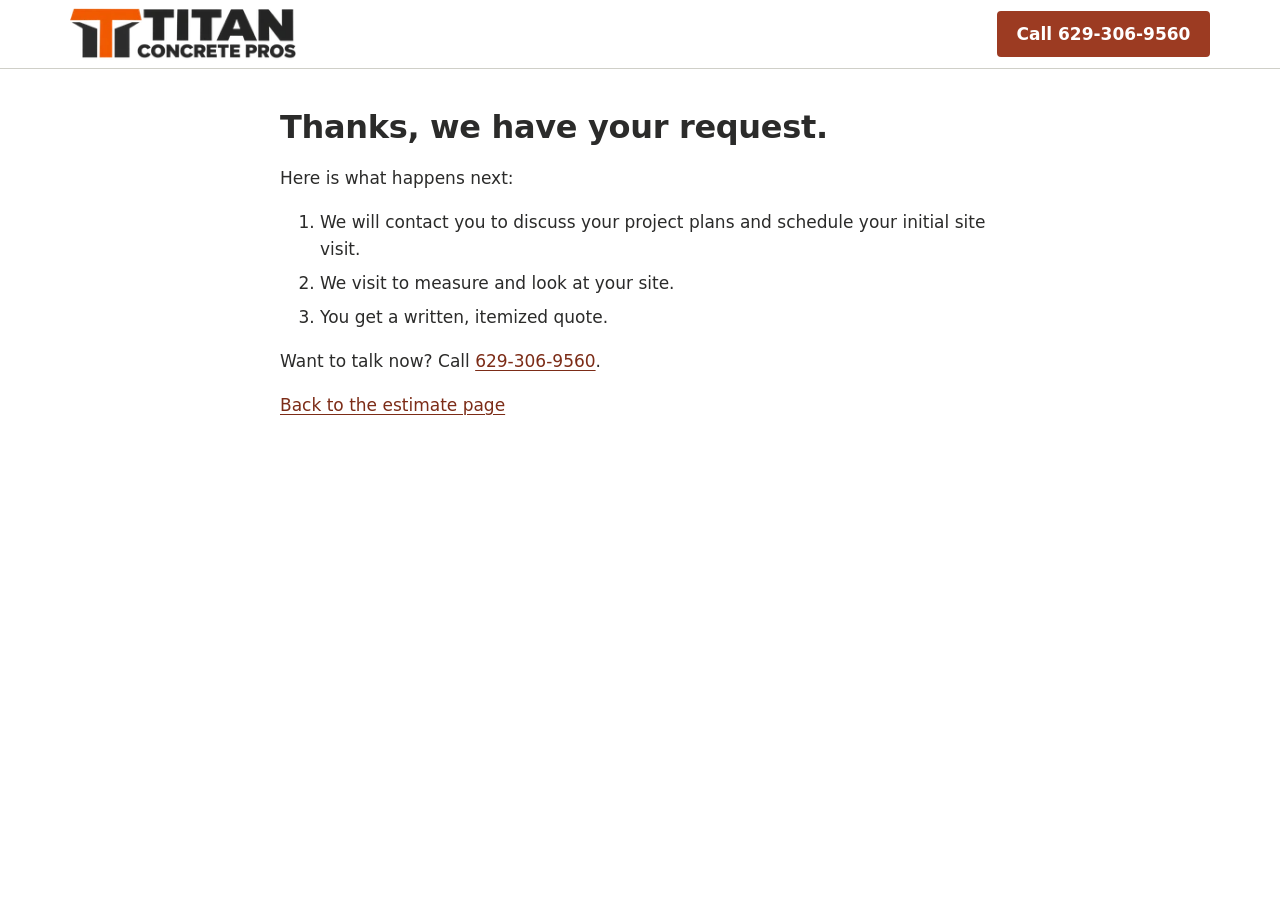
<file: murfreesboro-concrete-contractor-new-project-request/thanks.html>
<!doctype html>
<html lang="en">
<head>
<meta charset="utf-8">
<!-- Tracking: Google Tag Manager, Google Ads tag and Microsoft Clarity.
     Visitors from a Google ad (gclid / gbraid / wbraid / gad_source in the link, or a Google Ads
     click cookie) get them immediately, so call tracking and conversions work exactly as before.
     Everyone else gets them on the first scroll, tap, mouse move or key press, or 7 seconds after load. -->
<script>
  (function (w, d) {
    w.dataLayer = w.dataLayer || [];
    w.dataLayer.push({ "gtm.start": new Date().getTime(), event: "gtm.js" });
    w.clarity = w.clarity || function () { (w.clarity.q = w.clarity.q || []).push(arguments); };
    var srcs = [
      "https://www.googletagmanager.com/gtm.js?id=GTM-K8CW8HHN",
      "https://www.clarity.ms/tag/zi6rxvknij"
    ];
    var started = false, events = ["scroll", "pointerdown", "touchstart", "keydown", "mousemove"];
    function start() {
      if (started) return; started = true;
      events.forEach(function (e) { w.removeEventListener(e, start); });
      srcs.forEach(function (src) { var s = d.createElement("script"); s.async = true; s.src = src; d.head.appendChild(s); });
    }
    var fromAd = /[?&](gclid|gbraid|wbraid|gad_source)=/.test(w.location.search) || /(^|;\s*)_gcl_(aw|gb|dc)=/.test(d.cookie);
    if (fromAd) { start(); return; }
    events.forEach(function (e) { w.addEventListener(e, start, { passive: true }); });
    w.addEventListener("load", function () { setTimeout(start, 7000); });
  })(window, document);
</script>
<meta name="viewport" content="width=device-width, initial-scale=1">
<meta name="robots" content="noindex, follow">
<meta name="theme-color" content="#2B2B2A">
<link rel="icon" href="/favicon.ico" sizes="48x48">
<link rel="icon" href="/favicon-32.png" type="image/png" sizes="32x32">
<link rel="apple-touch-icon" href="/apple-touch-icon.png">
<link rel="manifest" href="/site.webmanifest">
<style>
:root{
  --ink:#2B2B2A;--ink-2:#4B4B47;--oxide:#9C3B22;--oxide-d:#7C2C17;--galv:#EEF0EE;--stone:#E8E3D6;--line:#CFCFC8;--lime:#C6EE3A;--ok:#2F6B3A;
  --f:system-ui,-apple-system,"Segoe UI",Roboto,"Helvetica Neue",Arial,sans-serif;
  --wrap:1180px;--read:66ch;
  --rib:url("data:image/svg+xml,%3Csvg xmlns='http://www.w3.org/2000/svg' viewBox='0 0 48 14'%3E%3Cpath d='M0 14V9h6l6-9h12l6 9h18v5z'/%3E%3C/svg%3E");
}
*,*::before,*::after{box-sizing:border-box}
html{-webkit-text-size-adjust:100%;scroll-behavior:smooth}
@media (prefers-reduced-motion:reduce){html{scroll-behavior:auto}*{transition:none!important}}
body{margin:0;font:400 1.0625rem/1.6 var(--f);color:var(--ink);background:#fff}
img{max-width:100%;height:auto;display:block}
a{color:var(--oxide-d);text-underline-offset:.18em}
h1,h2,h3{line-height:1.15;margin:0 0 .6em;letter-spacing:-.01em}
h2{font-size:clamp(1.6rem,1.2rem + 1.4vw,2.3rem);font-weight:800}
h3{font-size:1.2rem;font-weight:750}
p{margin:0 0 1em}
.wrap{max-width:var(--wrap);margin:0 auto;padding:0 20px}
:focus-visible{outline:3px solid var(--lime);outline-offset:2px}
.skip{position:absolute;left:-999px;top:0;background:#fff;padding:.5rem 1rem;z-index:99}.skip:focus{left:8px}
.sr{position:absolute!important;width:1px;height:1px;overflow:hidden;clip:rect(0 0 0 0);white-space:nowrap}

/* buttons */
.btn{white-space:nowrap;display:inline-flex;align-items:center;justify-content:center;gap:.5rem;min-height:52px;padding:.75rem 1.4rem;border:2px solid transparent;border-radius:4px;font:700 1.0625rem/1.2 var(--f);text-decoration:none;cursor:pointer;transition:background .15s,color .15s,border-color .15s}
.btn-o{background:var(--oxide);color:#fff;border-color:var(--oxide)}.btn-o:hover{background:var(--oxide-d);border-color:var(--oxide-d)}
.btn-w{background:transparent;color:#fff;border-color:#fff}.btn-w:hover{background:#fff;color:var(--ink)}
.btn-ink{background:transparent;color:var(--ink);border-color:var(--ink)}.btn-ink:hover{background:var(--ink);color:#fff}
.btn svg{width:20px;height:20px;flex:none}

/* header */
.hdr{position:sticky;top:0;z-index:40;background:#fff;border-bottom:1px solid var(--line)}
.hdr-in{display:flex;align-items:center;justify-content:space-between;gap:1rem;min-height:68px}
.hdr img{width:216px;height:56px}
.hdr-logo{display:block;line-height:0;border-radius:4px}
.hdr-logo:focus-visible{outline:3px solid var(--rust,#9C3B22);outline-offset:3px}
.hdr-r{display:flex;align-items:center;gap:1rem}
.hdr-hours{font-size:.875rem;color:var(--ink-2);text-align:right;line-height:1.3}
.hdr .btn{min-height:46px;padding:.55rem 1.1rem}
@media (max-width:760px){.hdr img{width:150px;height:39px}.hdr-hours{display:none}.hdr-in{min-height:58px}.hdr .btn{min-height:44px;padding:.45rem .75rem;font-size:.98rem;gap:.35rem}.hdr .btn svg{width:17px;height:17px}}

/* hero */
.hero{position:relative;background:var(--ink);color:#F3F3EF;padding:3rem 0 3.25rem;overflow:hidden;isolation:isolate}
.hero-img{position:absolute;inset:0;width:100%;height:100%;object-fit:cover;object-position:center 60%;z-index:-3}
.hero-shade{position:absolute;inset:0;z-index:-2;background:linear-gradient(90deg,rgba(24,24,23,.86) 0%,rgba(24,24,23,.74) 40%,rgba(24,24,23,.34) 68%,rgba(24,24,23,.18) 100%),linear-gradient(0deg,rgba(24,24,23,.35),rgba(24,24,23,0) 40%)}
.hero:has(.hero-img) .hero-copy{text-shadow:0 1px 2px rgba(0,0,0,.45)}
.hero:has(.hero-img)::before{display:none}
.hero::before{content:"";position:absolute;inset:0;z-index:-1;opacity:.05;
  background:repeating-linear-gradient(90deg,transparent 0 30px,#fff 30px 34px,transparent 34px 46px,#fff 46px 50px,transparent 50px 76px,#fff 76px 104px,transparent 104px 120px)}
.hero::after{content:"";position:absolute;left:0;right:0;bottom:-1px;height:14px;background:#fff;-webkit-mask:var(--rib) repeat-x 0 0/48px 14px;mask:var(--rib) repeat-x 0 0/48px 14px}
.hero-grid{display:grid;grid-template-columns:minmax(0,1fr) minmax(0,440px);gap:2.5rem 3.5rem;align-items:start}
.eyebrow{display:inline-block;font-weight:700;font-size:.95rem;color:var(--lime);margin-bottom:.8rem}
.hero h1{font-size:clamp(2rem,1.3rem + 2.4vw,3.1rem);font-weight:850;color:#fff;margin-bottom:.45em}
.hero .sub{font-size:1.12rem;color:#E4E4DE;max-width:var(--read);margin-bottom:.8em}
.vx{display:none}
html[data-v=core] .v-core,html[data-v=driveway] .v-driveway,html[data-v=stamped] .v-stamped,html[data-v=slab] .v-slab,html[data-v=rv] .v-rv,html[data-v=commercial] .v-commercial{display:inline}
html:not(.js) .v-core{display:inline}
.ticks{list-style:none;margin:1.2rem 0 1.6rem;padding:0;display:grid;gap:.55rem}
.ticks li{position:relative;padding-left:2rem;font-weight:600}
.ticks li::before{content:"";position:absolute;left:0;top:.2em;width:1.25rem;height:1.25rem;border-radius:50%;background:var(--lime)}
.ticks li::after{content:"";position:absolute;left:.42rem;top:.45em;width:.35rem;height:.62rem;border:solid var(--ink);border-width:0 3px 3px 0;transform:rotate(45deg)}
.hero-cta{display:flex;flex-wrap:wrap;gap:.75rem;align-items:center}
.hero-cta small{color:#CFCFC8;font-size:.9rem;flex-basis:100%}
@media (max-width:999px){.hero-shade{background:linear-gradient(180deg,rgba(24,24,23,.80),rgba(24,24,23,.70) 55%,rgba(24,24,23,.55))}.hero{padding:1.75rem 0 2.5rem}.hero-grid{grid-template-columns:minmax(0,1fr);gap:1.5rem}.ticks{display:none}.hero .sub{font-size:1.05rem;margin-bottom:.4rem}.hero-cta{display:none}}

@media (max-width:640px){.hero{padding:1.1rem 0 2.25rem}.eyebrow{font-size:.85rem;margin-bottom:.45rem}.hero h1{font-size:1.7rem;margin-bottom:.35em}.hero .sub{font-size:.98rem;line-height:1.5}.card{padding:1.1rem 1rem 1rem}.card-h{font-size:1.25rem}}

/* form card */
.card{background:#fff;color:var(--ink);border-radius:6px;border-top:6px solid var(--oxide);box-shadow:0 22px 50px rgba(0,0,0,.35);padding:1.5rem 1.4rem 1.25rem;scroll-margin-top:84px}
.card-h{font-size:1.45rem;font-weight:800;margin:0 0 .25rem}
.card-s{margin:0 0 1rem;font-size:.97rem;color:var(--ink-2)}
.fld{margin-bottom:.55rem}
.fld label{display:block;font-weight:700;font-size:.95rem;margin-bottom:.3rem}
.fld input,.fld select,.fld textarea{width:100%;min-height:52px;padding:.65rem .8rem;border:2px solid var(--line);border-radius:5px;font:inherit;font-size:1rem;color:var(--ink);background:#fff}
.fld select{appearance:none;-webkit-appearance:none;padding-right:2.4rem;background:#fff url("data:image/svg+xml,%3Csvg xmlns='http://www.w3.org/2000/svg' viewBox='0 0 12 8'%3E%3Cpath d='M1 1l5 5 5-5' fill='none' stroke='%232B2B2A' stroke-width='2'/%3E%3C/svg%3E") no-repeat right .9rem center/12px 8px}
.fld textarea{min-height:92px;resize:vertical;line-height:1.45}
.fld input:focus,.fld select:focus,.fld textarea:focus{border-color:var(--ink);outline:none;box-shadow:0 0 0 3px var(--lime)}
.fld .bad{border-color:#B3261E}
.err{display:block;min-height:1.05em;font-size:.84rem;color:#B3261E;margin-top:.15rem}
.two{display:grid;grid-template-columns:1fr 1fr;gap:0 .75rem}
.submit{width:100%;min-height:56px;font-size:1.1rem;margin-top:.35rem}
.fine{margin:.7rem 0 0;font-size:.82rem;color:var(--ink-2);text-align:center}
.alt{margin:.45rem 0 0;font-size:.9rem;color:var(--ink-2);text-align:center}
.alt a{font-weight:700}
.hp{position:absolute;left:-9999px}
.done h3{font-size:1.4rem}
.done ol{padding-left:1.2rem;margin:.6rem 0 1rem}
@media (max-width:420px){.card .two{grid-template-columns:1fr}}

/* photos (each one hides itself until its file exists) */
.shot{margin:0;background:var(--galv);overflow:hidden}
.shot img{width:100%;height:100%;object-fit:cover}
.type .shot{margin:-1.25rem -1.2rem 1rem;aspect-ratio:4/3}
.sketch{display:none;margin:-1.25rem -1.2rem 1rem;aspect-ratio:4/3;background:#E4E7E4}
.sketch svg{width:100%;height:100%;display:block}
.type:not(:has(.shot)) .sketch{display:block}
.pair{display:grid;grid-template-columns:repeat(auto-fit,minmax(280px,1fr));gap:1.25rem;margin-top:2rem}
.pair .shot{aspect-ratio:3/2}
.pair figcaption,.side figcaption{font-size:.88rem;color:var(--ink-2);padding:.55rem .2rem 0;background:#fff}
.split{display:grid;grid-template-columns:minmax(0,1fr) minmax(0,460px);gap:2rem 3rem;align-items:center;margin-bottom:1.75rem}
.split .head{margin-bottom:0}
.split .shot{aspect-ratio:3/2;border:1px solid var(--line)}
.split:not(:has(.shot)){grid-template-columns:minmax(0,1fr)}
@media (max-width:860px){.split{grid-template-columns:minmax(0,1fr)}}

/* proof bar */
.proof{padding:1.6rem 0 1.2rem}
.proof ul{list-style:none;margin:0;padding:0;display:grid;grid-template-columns:repeat(6,minmax(0,1fr));gap:1rem}
.proof li{border-left:4px solid var(--oxide);padding:.15rem 0 .15rem .75rem;font-size:.92rem;line-height:1.35;color:var(--ink-2)}
.proof b{display:block;font-size:1.05rem;color:var(--ink)}
@media (max-width:999px){.proof ul{grid-template-columns:repeat(3,minmax(0,1fr))}}
@media (max-width:560px){.proof ul{grid-template-columns:repeat(2,minmax(0,1fr))}}

/* sections */
.sec{padding:3.5rem 0}
.sec-alt{background:var(--galv)}
.sec-stone{background:var(--stone)}
.lead{font-size:1.1rem;max-width:var(--read);color:var(--ink-2)}
.head{max-width:760px;margin-bottom:1.75rem}
.head h2::after{content:"";display:block;width:48px;height:14px;margin-top:.55rem;background:var(--oxide);-webkit-mask:var(--rib) no-repeat 0 0/48px 14px;mask:var(--rib) no-repeat 0 0/48px 14px}

/* building types */
.types{display:grid;grid-template-columns:repeat(3,minmax(0,1fr));gap:1.1rem}
.type{background:#fff;border:1px solid var(--line);border-bottom:4px solid var(--oxide);padding:1.25rem 1.2rem 1.1rem;display:flex;flex-direction:column}
.type h3{margin-bottom:.4rem}
.type p{font-size:.98rem;color:var(--ink-2);flex:1}
.type .spec{font-size:.88rem;font-weight:700;color:var(--ink);margin-bottom:.9rem}
.type button{align-self:flex-start}
.btn-sm{min-height:44px;padding:.5rem 1rem;font-size:.98rem}
@media (max-width:999px){.types{grid-template-columns:repeat(2,minmax(0,1fr))}}
@media (max-width:620px){.types{grid-template-columns:minmax(0,1fr)}}

/* engineering */
.eng{display:grid;grid-template-columns:minmax(0,1.05fr) minmax(0,1fr);gap:2.5rem;align-items:start}
.eng-photo .shot{aspect-ratio:3/2}
.eng:not(:has(.eng-photo)){grid-template-columns:minmax(0,1fr);max-width:820px}
table{width:100%;border-collapse:collapse;font-size:.96rem;background:#fff}
th,td{text-align:left;padding:.7rem .8rem;border-bottom:1px solid var(--line);vertical-align:top}
thead th{background:var(--ink);color:#fff;font-weight:700}
tbody th{font-weight:700;width:42%}
.note{font-size:.9rem;color:var(--ink-2);margin-top:.8rem}
.side:not(:has(.shot)){display:none}
@media (max-width:999px){.eng{grid-template-columns:minmax(0,1fr)}}

/* steps */
.steps{list-style:none;counter-reset:s;margin:0;padding:0;display:grid;grid-template-columns:repeat(5,minmax(0,1fr));gap:1rem}
.steps li{counter-increment:s;background:#fff;border:1px solid var(--line);padding:1rem 1rem 1.1rem;position:relative}
.steps li::before{content:counter(s);display:flex;align-items:center;justify-content:center;width:2.2rem;height:2.2rem;border-radius:50%;background:var(--oxide);color:#fff;font-weight:800;margin-bottom:.6rem}
.steps h3{font-size:1.05rem;margin-bottom:.35rem}
.steps p{font-size:.93rem;color:var(--ink-2);margin:0}
@media (max-width:999px){.steps{grid-template-columns:minmax(0,1fr) minmax(0,1fr)}}
@media (max-width:560px){.steps{grid-template-columns:minmax(0,1fr)}}

/* compare */
.cmp{overflow-x:auto;border:1px solid var(--line)}
.cmp table{min-width:640px}
.cmp td{text-align:center;font-weight:600}
.cmp thead th:nth-child(2){background:var(--oxide)}
.y{color:var(--ok)}.n{color:#8A2A1A}

/* why choose us */
.why{list-style:none;margin:0 0 3rem;padding:0;display:grid;grid-template-columns:repeat(3,minmax(0,1fr));gap:1.5rem 1.75rem}
.why li{border-top:3px solid var(--oxide);padding-top:.85rem}
.why h3{margin-bottom:.35rem}
.why p{font-size:.98rem;color:var(--ink-2);margin:0}
.sub-head h3{font-size:1.35rem;margin-bottom:.4rem}
.sub-head p{color:var(--ink-2);margin:0}
@media (max-width:999px){.why{grid-template-columns:repeat(2,minmax(0,1fr))}}
@media (max-width:620px){.why{grid-template-columns:minmax(0,1fr)}}

/* add-ons */
.addons{list-style:none;margin:0;padding:0;display:grid;grid-template-columns:repeat(3,minmax(0,1fr));gap:1.1rem}
.addons li{background:#fff;border:1px solid var(--line);padding:1.2rem 1.2rem 1.1rem;display:flex;flex-direction:column}
.addons .shot{margin:-1.2rem -1.2rem 1rem;aspect-ratio:4/3}
.addons h3{margin-bottom:.35rem}
.addons p{font-size:.97rem;color:var(--ink-2);flex:1;margin:0 0 1rem}
.add{align-self:flex-start;min-height:44px;padding:.45rem .95rem;border:2px solid var(--ink);background:#fff;color:var(--ink);font:inherit;font-weight:700;font-size:.95rem;border-radius:5px;cursor:pointer}
.add::before{content:"+ "}
.add[aria-pressed=true]{background:var(--ink);color:#fff}
.add[aria-pressed=true]::before{content:"\2713  "}
.add:focus-visible{outline:3px solid var(--oxide);outline-offset:2px}
.addons-go{display:flex;align-items:center;gap:1rem;flex-wrap:wrap;margin-top:1.5rem}
.add-note{margin:0;font-size:.95rem;color:var(--ink-2)}
@media (max-width:999px){.addons{grid-template-columns:repeat(2,minmax(0,1fr))}}
@media (max-width:620px){.addons{grid-template-columns:minmax(0,1fr)}}

/* area */
.chips{list-style:none;margin:1rem 0 0;padding:0;display:flex;flex-wrap:wrap;gap:.5rem}
.chips li{border:1px solid var(--ink);padding:.35rem .8rem;font-weight:600;font-size:.95rem;background:#fff}

/* faq */
.faq{max-width:860px}
.faq details{border-bottom:1px solid var(--line);padding:.2rem 0}
.faq summary{list-style:none;cursor:pointer;display:flex;justify-content:space-between;gap:1rem;padding:1rem 0;font-weight:750;font-size:1.08rem}
.faq summary::-webkit-details-marker{display:none}
.faq summary::after{content:"+";color:var(--oxide);font-size:1.4rem;line-height:1}
.faq details[open] summary::after{content:"\2212"}
.faq details p{color:var(--ink-2);max-width:var(--read)}

/* final cta */
.final{position:relative;isolation:isolate;overflow:hidden;background:var(--oxide);color:#fff;padding:4rem 0;text-align:center}
.final .bg{position:absolute;inset:0;width:100%;height:100%;object-fit:cover;object-position:center 80%;z-index:-2}
.final .bg+.final-shade{position:absolute;inset:0;z-index:-1;background:radial-gradient(ellipse 60% 70% at 50% 45%,rgba(24,24,23,.78),rgba(24,24,23,.38) 75%),linear-gradient(0deg,rgba(124,44,23,.35),rgba(24,24,23,.2))}
.final:has(.bg) h2,.final:has(.bg) p{text-shadow:0 1px 3px rgba(0,0,0,.5)}
.final h2{color:#fff}
.final p{font-size:1.1rem;max-width:620px;margin:0 auto 1.4rem}
.final .btns{display:flex;flex-wrap:wrap;gap:.75rem;justify-content:center}
.final .btn-o{background:#fff;color:var(--oxide-d);border-color:#fff}.final .btn-o:hover{background:var(--ink);color:#fff;border-color:var(--ink)}

/* footer */
.ftr{background:var(--ink);color:#D8D8D2;padding:2rem 0 6rem;font-size:.93rem}
.ftr a{color:#fff}
.ftr-in{display:flex;flex-wrap:wrap;justify-content:space-between;gap:1.5rem}
.ftr-map iframe{display:block;width:100%;height:300px;border:0;border-radius:4px;margin-top:1.5rem}
@media (max-width:640px){.ftr-map iframe{height:240px}}
.ftr-legal{margin:1.2rem 0 0;display:flex;flex-wrap:wrap;gap:.5rem 1.5rem}
.ftr details{margin-top:1.2rem;max-width:760px}
.ftr summary{cursor:pointer;color:#fff;font-weight:600}
.ftr details p{margin:.6rem 0}
@media (min-width:1000px){.ftr{padding-bottom:2rem}}

/* sticky mobile bar */
.bar{position:fixed;left:0;right:0;bottom:0;z-index:50;display:grid;grid-template-columns:1fr 1fr;box-shadow:0 -6px 20px rgba(0,0,0,.18);transform:translateY(0);transition:transform .2s}
.bar a{display:flex;align-items:center;justify-content:center;gap:.45rem;min-height:58px;font-weight:800;text-decoration:none;font-size:1.05rem}
.bar a:first-child{background:var(--ink);color:#fff}
.bar a:last-child{background:var(--oxide);color:#fff}
.bar svg{width:20px;height:20px}
.bar.hide{transform:translateY(110%)}
@media (min-width:1000px){.bar{display:none}}
/* ---- additions for the Murfreesboro concrete page ---- */
.todo{background:#FFE36E;color:#3A2E00;padding:0 .25em;border-radius:2px;font-weight:700;text-shadow:none}
.logo{display:flex;align-items:center;gap:.6rem;text-decoration:none;color:var(--ink);line-height:1.05}
.logo svg{width:42px;height:42px;flex:none}
.logo b{display:block;font-size:1.05rem;font-weight:850;letter-spacing:.01em;text-transform:uppercase}
.logo small{display:block;font-size:.76rem;color:var(--ink-2);font-weight:600;letter-spacing:.02em}
@media (max-width:760px){.logo svg{width:34px;height:34px}.logo b{font-size:.86rem}.logo small{display:none}}
.hero .qual{font-size:.95rem;color:#D9D9D2;margin:0 0 .4rem;max-width:var(--read)}
.hero .qual b{color:#fff}
@media (max-width:999px){.hero .qual{display:none}}

/* price table */
.price{max-width:860px}
.price td:last-child,.price th:last-child{text-align:right}
.price .nw{white-space:nowrap}
.price td small{display:block;font-size:.84em;color:var(--ink-2);font-weight:400}
@media (max-width:620px){
  .price thead{display:none}
  .price table,.price tbody,.price tr{display:block;width:100%}
  .price tr{border-bottom:1px solid var(--line);padding:.6rem 0 .5rem}
  .price tbody th{display:block;width:auto;border:0;padding:0 .8rem .3rem}
  .price td,.price td:last-child{display:flex;justify-content:space-between;align-items:baseline;gap:1rem;border:0;padding:.12rem .8rem;text-align:right}
  .price td::before{content:attr(data-label);color:var(--ink-2);font-size:.88rem;text-align:left;flex:none}
  .price td,.price td:last-child{flex-wrap:wrap;row-gap:0}
  .price td::before{margin-right:auto}
  .price td small{flex-basis:100%;text-align:right;line-height:1.25;margin:-.15rem 0 .15rem}
  .price td .v{flex:1 1 0;min-width:0;text-align:right}
}
.price .note{max-width:var(--read)}
.drivers{list-style:none;margin:1.5rem 0 0;padding:0;display:grid;grid-template-columns:repeat(auto-fit,minmax(160px,1fr));gap:.8rem 1.2rem;max-width:1000px}
.drivers li{border-left:3px solid var(--oxide);padding-left:.7rem;font-size:.95rem;color:var(--ink-2)}
.drivers b{display:block;color:var(--ink)}

/* spec photos */
.side{display:grid;gap:1rem}
.side .shot{aspect-ratio:3/2;border:1px solid var(--line)}

/* gallery */
.gallery{display:grid;grid-template-columns:repeat(3,minmax(0,1fr));gap:1rem}
.gallery figure{margin:0;background:#fff;border:1px solid var(--line)}
.gallery .shot{aspect-ratio:4/3}
.gallery figcaption{font-size:.9rem;color:var(--ink-2);padding:.6rem .75rem .7rem}
.gallery figure:not(:has(img)){display:none}
@media (max-width:860px){.gallery{grid-template-columns:repeat(2,minmax(0,1fr))}}
@media (max-width:540px){.gallery{grid-template-columns:minmax(0,1fr)}}
.sec:has(.gallery):not(:has(.gallery img)){display:none}

/* permits list */
.plist{list-style:none;margin:0;padding:0;display:grid;gap:.9rem}
.plist li{padding-left:1.9rem;position:relative}
.plist li::before{content:"";position:absolute;left:0;top:.35em;width:1.15rem;height:1.15rem;border-radius:3px;background:var(--oxide)}
.plist li::after{content:"";position:absolute;left:.4rem;top:.52em;width:.32rem;height:.6rem;border:solid #fff;border-width:0 3px 3px 0;transform:rotate(45deg)}
.plist b{display:block}
.plist span{color:var(--ink-2);font-size:.97rem}

.problem{display:grid;grid-template-columns:minmax(0,1fr) minmax(0,460px);gap:2rem 3rem;align-items:center;margin-bottom:2rem}
.problem .shot{aspect-ratio:3/2;border:1px solid var(--line)}
.problem:not(:has(.shot)){grid-template-columns:minmax(0,1fr)}
@media (max-width:860px){.problem{grid-template-columns:minmax(0,1fr)}}
.card .opt{font-weight:500;color:var(--ink-2);font-size:.88rem}
.ph{margin:0}
.pair:not(:has(.shot)){display:none}
.eng:not(:has(.side .shot)){grid-template-columns:minmax(0,1fr);max-width:900px}
.steps{grid-template-columns:repeat(3,minmax(0,1fr))}
@media (max-width:760px){.steps{grid-template-columns:minmax(0,1fr)}}
.side .shot,.pair .shot{margin:0}

/* brand logo (image) */
.hdr .logo img,.logo img{display:block;width:auto;height:52px}
.ftr-logo{display:block;width:auto;height:44px;margin:0 0 .8rem}
@media (max-width:760px){.hdr .logo img,.logo img{height:36px}}
@media (max-width:360px){.hdr .logo img,.logo img{height:30px}}
.ftr-credit{margin:.9rem 0 0;font-size:.78rem;color:#A9A9A2}
.ftr-credit a{color:#C9C9C2}
/* sitelink anchors clear the sticky header */
.head[id],.type[id],.anchor{scroll-margin-top:86px}
.anchor{display:block;height:0}
@media (max-width:760px){.head[id],.type[id],.anchor{scroll-margin-top:72px}}
/* backstop: never let anything widen the page sideways */
body{overflow-x:clip}

.doc{max-width:760px;padding:2.5rem 20px 4rem;margin:0 auto}
.doc h1{font-size:2rem}
.doc h2{font-size:1.3rem;margin-top:1.8rem}
.doc ul{padding-left:1.2rem}
.doc li{margin-bottom:.4rem}
</style>

<title>Thanks, we have your request | Murfreesboro Pro Concrete Contractors</title>
</head>
<body>
<!-- Google Tag Manager (noscript) -->
<noscript><iframe src="https://www.googletagmanager.com/ns.html?id=GTM-K8CW8HHN" height="0" width="0" style="display:none;visibility:hidden"></iframe></noscript>
<!-- End Google Tag Manager (noscript) -->
<header class="hdr"><div class="wrap hdr-in">
  <a class="logo" href="/murfreesboro-concrete-contractor-new-project-request/"><img src="/murfreesboro-concrete-contractor-new-project-request/images/logo-titan-56.webp" srcset="/murfreesboro-concrete-contractor-new-project-request/images/logo-titan-112.webp 2x" width="243" height="56" alt="Titan Concrete Pros"></a>
  <a class="btn btn-o" href="tel:+16293069560">Call 629-306-9560</a>
</div></header>
<main class="doc">
<h1>Thanks, we have your request.</h1>
<p>Here is what happens next:</p>
<ol>
  <li>We will contact you to discuss your project plans and schedule your initial site visit.</li>
  <li>We visit to measure and look at your site.</li>
  <li>You get a written, itemized quote.</li>
</ol>
<p>Want to talk now? Call <a href="tel:+16293069560">629-306-9560</a>.</p>
<p><a href="/murfreesboro-concrete-contractor-new-project-request/">Back to the estimate page</a></p>
</main>
</body>
</html>
</file>
<file: titan-baltimore-assets/styles.css>
:root {
  --ink: #191917;
  --muted: #58554e;
  --paper: #fff;
  --sand: #f6f4f1;
  --orange: #ff7428;
  --burnt: #994008;
  --line: #ded7cc;
  --wrap: 1220px;
}
*, *::before, *::after { box-sizing: border-box; }
html { scroll-behavior: smooth; }
body { margin: 0; overflow-wrap: break-word; color: var(--ink); background: var(--paper); font: 1rem/1.55 system-ui, sans-serif; }
[hidden] { display: none !important; }
button, input { font: inherit; }
button, a { -webkit-tap-highlight-color: transparent; }
a { color: inherit; text-underline-offset: .22em; }
a:focus-visible, button:focus-visible, input:focus-visible, textarea:focus-visible, summary:focus-visible { outline: 3px solid var(--burnt); outline-offset: 3px; }
h1, h2, h3, p, figure, dl, dd { margin: 0; }
h1, h2, h3 { line-height: 1.05; letter-spacing: -.04em; }
h2 { font-size: clamp(2rem, 4.25vw, 3.45rem); }
h3 { font-size: 1.32rem; }
p { max-width: 67ch; }
.wrap { width: min(var(--wrap), calc(100% - 3rem)); margin-inline: auto; }
.section { padding-block: clamp(3.4rem, 8vw, 6.5rem); }
.eyebrow { margin-bottom: .8rem; color: var(--burnt); font-size: .76rem; font-weight: 800; letter-spacing: .12em; text-transform: uppercase; }
.button { display: inline-flex; justify-content: center; align-items: center; gap: .6rem; min-height: 46px; padding: .68rem 1.05rem; border: 1px solid transparent; border-radius: 5px; color: var(--ink); background: var(--orange); font-weight: 800; text-decoration: none; text-align: center; cursor: pointer; }
.button:hover { background: #ff9a62; }
.button:disabled { opacity: .65; cursor: wait; }
.button-dark { background: var(--ink); color: white; }
.button-dark:hover { background: #393631; }
.button-outline { border-color: var(--ink); background: white; }
.button-outline:hover { background: #ffebdb; }
.skip { position: fixed; top: -5rem; left: 1rem; z-index: 10; padding: .5rem 1rem; background: white; }
.skip:focus { top: 1rem; }
.masthead { border-top: 4px solid var(--orange); background: white; color: var(--ink); }
.masthead-inner { min-height: 76px; }
.masthead-inner, .strip-inner { display: flex; justify-content: space-between; align-items: center; gap: 1rem; padding-block: 1rem; }
.brand, .top-actions { display: flex; align-items: center; gap: .85rem; }
.brand { font-weight: 900; line-height: 1.15; text-decoration: none; }
.brand img { display: block; width: clamp(145px, 18vw, 235px); height: auto; }
.visually-hidden { position: absolute; width: 1px; height: 1px; overflow: hidden; clip-path: inset(50%); white-space: nowrap; }
.masthead :focus-visible, .hero a:focus-visible, .footer :focus-visible { outline-color: var(--orange); }
.hero { position: relative; isolation: isolate; background: #24201c; color: white; padding: clamp(2rem, 5vw, 4.5rem) 0; }
.hero-backdrop { position: absolute; z-index: -1; inset: 0; overflow: hidden; }
.hero-backdrop img, .hero-backdrop::after { position: absolute; width: 100%; height: 100%; inset: 0; }
.hero-backdrop img { object-fit: cover; object-position: center 68%; }
.hero-backdrop::after { content: ""; background: linear-gradient(90deg, #171512ed 0%, #171512c9 42%, #17151252 100%); }
.hero-grid { display: grid; grid-template-columns: minmax(0, 1fr) minmax(0, 1.08fr); gap: clamp(1.5rem, 4vw, 4rem); align-items: center; }
.hero h1 { font-size: clamp(1.95rem, 3.6vw, 3rem); font-weight: 900; line-height: 1.08; text-wrap: balance; }
.hero em { color: var(--orange); font-style: normal; }
.hero .eyebrow { color: var(--orange); }
.lead { color: #ece5dc; margin-top: .9rem; max-width: 44ch; }
.lead strong { color: white; }
.hero-points { list-style: none; display: flex; gap: .3rem 1rem; flex-wrap: wrap; padding: 0; margin: .95rem 0; font-size: .86rem; font-weight: 700; }
.hero-points li::before { content: "✓"; color: var(--orange); margin-right: .35rem; }
.media { position: relative; display: grid; place-items: center; overflow: hidden; aspect-ratio: 16 / 10; padding: .75rem; border: 1px solid #cfc5b8; background: repeating-linear-gradient(135deg, #ebe4d9 0 12px, #e7dfd2 12px 24px); color: #504438; font-size: .83rem; text-align: center; }
.media span { background: #fffaf3; padding: .3rem .6rem; }
.media img { position: absolute; inset: 0; width: 100%; height: 100%; object-fit: cover; }
.crew-photo { min-width: 0; align-self: center; border-radius: 10px; }
.quote { scroll-margin-top: 18px; color: var(--ink); background: white; border: 1px solid #e2d8cc; border-top: 7px solid var(--orange); border-radius: 9px; padding: clamp(1rem, 3vw, 2rem); box-shadow: 0 18px 48px #0005; }
.quote-header { padding-bottom: .95rem; border-bottom: 1px solid var(--line); margin-bottom: 1rem; text-align: center; }
.quote-promise { width: fit-content; max-width: 100%; margin: 0 auto .65rem; padding: .4rem .8rem; border-radius: 1.25rem; background: var(--ink); color: var(--paper); font-size: .83rem; font-weight: 800; line-height: 1.35; text-wrap: balance; }
.quote-header h2 { font-size: clamp(1.65rem, 3.3vw, 2.55rem); }
.quote-header p:last-child { margin-top: .3rem; color: var(--muted); }
.selection { margin-bottom: .65rem; color: var(--burnt); font-weight: 800; font-size: .87rem; }
.back { border: 0; background: none; color: var(--muted); cursor: pointer; padding: .25rem 0; margin-bottom: .6rem; font-weight: 700; }
.step-title { font-size: clamp(1.25rem, 2.5vw, 1.8rem); margin-bottom: .8rem; }
.step-title:focus { outline: none; }
.choices { display: grid; grid-template-columns: repeat(2, minmax(0,1fr)); gap: .5rem; }
.choices.project-options { grid-template-columns: repeat(4, minmax(0,1fr)); }
.choice { display: flex; flex-direction: column; justify-content: center; align-items: center; gap: .45rem; min-height: 82px; padding: .45rem .25rem; border: 1px solid var(--line); border-radius: 5px; background: #faf7f2; color: var(--ink); font-size: .82rem; font-weight: 750; line-height: 1.2; cursor: pointer; }
.choice svg { color: var(--burnt); width: 25px; height: 25px; }
.choice:hover, .choice.selected { background: #ffebdb; border-color: var(--burnt); }
.hint, .step-count { font-size: .85rem; color: var(--muted); }
.hint { margin-top: .7rem; }
.progress { display: grid; grid-template-columns: repeat(6, 1fr); gap: .26rem; margin: .9rem 0 .3rem; }
.progress span { height: 4px; border-radius: 8px; background: var(--line); }
.progress .filled { background: var(--burnt); }
.trap { position: absolute; width: 1px; height: 1px; overflow: hidden; clip-path: inset(50%); }
.form-status { font-size: .9rem; color: #9b3410; }
.form-status:not(:empty) { margin-top: .6rem; }
.field { display: block; width: 100%; border: 1px solid #897b6c; border-radius: 5px; padding: .7rem; margin: .4rem 0 .8rem; color: var(--ink); background: white; }
.notes-label { font-weight: 750; }
.notes-field { font: inherit; resize: vertical; }
.contact-note { margin-top: .65rem; font-size: .85rem; color: var(--muted); }
@keyframes draw-attention {
  0%, 100% { box-shadow: 0 18px 48px #0005; }
  36% { box-shadow: 0 0 0 6px var(--orange), 0 0 38px #ff7f38a8; }
}
.quote.highlight { animation: draw-attention 1s ease-out; }
.trust { background: var(--sand); padding-block: 2.4rem; }
.trust-grid, .why-grid, .local-grid { display: grid; grid-template-columns: repeat(2,minmax(0,1fr)); gap: 1.5rem clamp(1.6rem, 6vw, 5rem); }
.trust h2 { font-size: clamp(1.55rem, 3vw, 2.2rem); }
.trust p, .local-grid p { color: var(--muted); margin-top: .65rem; }
.trust-copy { align-self: center; }
.compare-panel, .compare-actions { grid-column: 1 / -1; }
.compare-panel { overflow: hidden; border: 1px solid var(--line); border-radius: 12px; box-shadow: 0 8px 18px #1919170a; background: var(--paper); }
.compare-table { width: 100%; table-layout: fixed; border-collapse: collapse; line-height: 1.35; }
.compare-table th, .compare-table td { padding: 1rem clamp(.45rem, 2.1vw, 1.35rem); text-align: left; overflow-wrap: anywhere; }
.compare-table thead th { background: #f0ece6; font-size: .95rem; }
.compare-table thead th:first-child { width: 43%; }
.compare-table thead th:nth-child(2) { width: 25%; background: var(--orange); }
.compare-table td, .compare-table th { border-bottom: 1px solid var(--line); }
.compare-table tbody tr:last-child > * { border-bottom: 0; }
.compare-table tr > :nth-child(2) { text-align: center; background: #fff3e9; }
.compare-table tbody td:last-child { color: var(--muted); }
.check-mark { display: inline-grid; place-items: center; width: 1.5rem; height: 1.5rem; border-radius: 50%; background: var(--burnt); color: white; font-size: .9rem; font-weight: 800; }
.stats { grid-column: 1 / -1; display: flex; flex-wrap: wrap; gap: 1.5rem 3rem; }
.stats dt { font-size: 1.7rem; font-weight: 900; }
.stats dd { color: var(--muted); }
.service-grid, .review-grid { display: grid; grid-template-columns: repeat(3, minmax(0,1fr)); gap: 1rem; margin-top: 1.6rem; }
.service-card[id], #residential-services, #commercial-services, #locally-owned-and-operated { scroll-margin-top: 1rem; }
html:has(.service-card:target, #residential-services:target, #commercial-services:target, #locally-owned-and-operated:target) { scroll-behavior: auto; }
.service-card { display: flex; flex-direction: column; border: 1px solid var(--line); background: white; }
.service-card .media { border: 0; border-bottom: 1px solid var(--line); aspect-ratio: 16 / 10; }
.card-body { display: flex; flex-direction: column; align-items: start; flex: 1; padding: 1.15rem; }
.card-body p { margin: .55rem 0 .95rem; color: var(--muted); }
.card-body a { margin-top: auto; color: var(--burnt); font-weight: 800; }
.finish-panel { display: grid; grid-template-columns: 1fr 2fr; gap: 1.6rem; margin-top: 1.5rem; padding: 1.5rem; border-left: 5px solid var(--orange); background: var(--sand); }
.finish-panel dl, .benefit-grid { display: grid; grid-template-columns: repeat(2,minmax(0,1fr)); gap: 1rem; }
.finish-panel dt { font-weight: 800; }
.finish-panel dd { color: var(--muted); }
.projects, .reviews { background: var(--sand); }
.gallery-note { margin-top: .65rem; color: var(--muted); }
.projects-call { margin-top: 1rem; }
.project-grid { display: grid; grid-template-columns: repeat(2,minmax(0,1fr)); gap: 1rem; margin-top: 1.6rem; }
.more-projects { margin-top: 1rem; }
.more-projects > summary { color: var(--burnt); }
.project-grid figcaption { margin-top: .35rem; font-size: .9rem; font-weight: 740; }
.process { display: grid; grid-template-columns: repeat(3,1fr); gap: 1rem; list-style: none; padding: 0; margin: 1.55rem 0; }
.process li { border-top: 3px solid var(--orange); background: var(--sand); padding: 1.25rem; }
.process span { display: block; margin-bottom: .5rem; color: var(--burnt); font-size: 1.4rem; font-weight: 900; }
.process p, .benefit-grid p { margin-top: .55rem; }
.process-phone { display: inline-block; margin-top: .45rem; color: var(--burnt); }
.review-grid figure { padding: 1rem; border: 1px solid var(--line); background: white; }
.review-grid blockquote { margin: 0 0 .7rem; }
.review-grid figcaption { font-weight: 750; }
.why, .footer { background: var(--ink); color: white; }
.why .eyebrow { color: var(--orange); }
.benefit-grid article { padding: 1.05rem; border: 1px solid #5a5147; }
.benefit-grid p { color: #e9e0d7; font-size: .93rem; }
.estimate-strip { background: var(--orange); }
.strip-inner { padding-block: 1.6rem; }
.strip-inner h2 { font-size: clamp(1.5rem, 3.6vw, 2.5rem); }
.strip-inner p { margin-top: .3rem; }
.strip-actions { display: flex; flex-wrap: wrap; gap: .6rem; }
.local-grid .eyebrow { color: var(--burnt); margin: 0 0 .8rem; }
.local-grid h2 { font-size: clamp(1.65rem, 3.4vw, 2.4rem); }
.coverage-map { margin: 1.1rem 0; }
.coverage-map img { display: block; width: 100%; height: auto; border: 1px solid var(--line); border-radius: 8px; }
.coverage-map figcaption { margin-top: .4rem; color: var(--muted); font-size: .82rem; }
.locations { list-style: none; display: flex; flex-wrap: wrap; gap: .4rem; padding: 0; }
.locations li { background: var(--sand); padding: .28rem .65rem; font-size: .87rem; }
#faq { margin-top: .7rem; }
details { border-bottom: 1px solid var(--line); padding: .65rem 0; }
summary { cursor: pointer; font-weight: 750; }
.footer { border-top: 4px solid var(--orange); }
.footer-inner { display: grid; grid-template-columns: minmax(0,1.4fr) minmax(0,1fr) auto; align-items: start; gap: 1.5rem 2rem; padding-block: 2rem; }
.footer p, .contact { color: #e9e0d7; font-size: .9rem; }
.footer p.footer-brand { margin-bottom: .35rem; color: var(--paper); font-size: 1.25rem; font-weight: 850; }
#footer-location, .footer-actions p { margin-top: .35rem; }
.contact { display: grid; gap: .25rem; overflow-wrap: anywhere; }
.contact h2 { margin-bottom: .25rem; font-size: 1.05rem; color: var(--paper); letter-spacing: normal; }
.contact a { width: fit-content; color: var(--paper); font-weight: 800; }
.mobile-actions { display: none; }
@media (max-width: 900px) {
  .choices.project-options { grid-template-columns: repeat(2,minmax(0,1fr)); }
  .service-grid, .review-grid { grid-template-columns: repeat(2,minmax(0,1fr)); }
}
@media (max-width: 670px) {
  .wrap { width: calc(100% - 2rem); }
  .hero-grid, .trust-grid, .why-grid, .local-grid, .finish-panel, .process { grid-template-columns: 1fr; }
  .hero h1 { font-size: clamp(1.65rem, 7.3vw, 2.375rem); }
  html { scroll-padding-bottom: calc(65px + env(safe-area-inset-bottom)); }
  .hero-backdrop::after { background: linear-gradient(#171512d9, #171512bd 60%, #171512ad); }
  .hero { padding-block: 1.8rem 2.4rem; }
  .trust-copy { grid-row: 1; }
  .lead { font-size: .95rem; }
  .top-actions a[data-phone] { display: none; }
  .masthead-inner { gap: .5rem; }
  .masthead .button { font-size: .82rem; padding-inline: .55rem; white-space: nowrap; }
  .masthead .brand { font-size: .88rem; }
  .choice { min-height: 65px; }
  .strip-inner { flex-direction: column; align-items: flex-start; }
  .footer-inner { grid-template-columns: minmax(0,1fr); }
  .footer { padding-bottom: calc(65px + env(safe-area-inset-bottom)); }
  .mobile-actions { display: flex; position: fixed; z-index: 4; bottom: 0; inset-inline: 0; padding: .45rem .8rem calc(.45rem + env(safe-area-inset-bottom)); gap: .5rem; background: #fff; border-top: 1px solid var(--line); }
  .mobile-actions a { flex: 1; min-width: 0; font-size: .9rem; padding-inline: .45rem; }
}
@media (max-width: 470px) {
  .service-grid, .review-grid { grid-template-columns: 1fr; }
  .compare-table th, .compare-table td { padding: .62rem .4rem; font-size: .78rem; }
  .compare-table thead th { font-size: .76rem; }
  .project-grid { grid-template-columns: minmax(0,1fr); }
  .benefit-grid { gap: .55rem; }
  .benefit-grid article { padding: .75rem; }
}
@media (prefers-reduced-motion: reduce) {
  html { scroll-behavior: auto; }
  .quote.highlight { animation: none; outline: 3px solid var(--orange); }
}

/* Recent work: dark 2x2 photo section */
.recent { padding-block: clamp(3.5rem, 8vw, 6rem); background: #121212; color: #fff; }
.recent-head { max-width: 62rem; margin: 0 auto clamp(2rem, 4vw, 3rem); text-align: center; }
.recent-kicker { position: relative; display: grid; place-items: center; min-height: clamp(4.5rem, 10vw, 7.5rem); margin-bottom: .6rem; }
.recent-ghost { position: absolute; inset: 0; display: grid; place-items: center; color: transparent; -webkit-text-stroke: 1.5px rgba(255,255,255,.2); font-size: clamp(3.4rem, 11vw, 7.25rem); font-style: italic; font-weight: 900; line-height: 1; letter-spacing: -.02em; text-transform: uppercase; white-space: nowrap; pointer-events: none; user-select: none; }
.recent-eyebrow { position: relative; display: inline-flex; align-items: center; gap: .5rem; margin: 0; color: var(--orange); font-size: clamp(.72rem, 1.6vw, .9rem); font-weight: 800; letter-spacing: .16em; text-transform: uppercase; }
.recent-eyebrow::before { content: ""; width: .5rem; height: .5rem; border-radius: 50%; background: currentColor; }
.recent h2 { margin: 0 0 .9rem; color: #fff; font-size: clamp(1.9rem, 4.6vw, 3.4rem); font-style: italic; font-weight: 900; line-height: 1.05; letter-spacing: -.02em; text-transform: uppercase; }
.recent h2 span { color: var(--orange); white-space: nowrap; }
.recent-note { margin: 0 auto; max-width: 36rem; color: #c9c7c2; font-size: clamp(.98rem, 1.6vw, 1.1rem); }
.recent-grid { display: grid; grid-template-columns: repeat(2, minmax(0, 1fr)); gap: clamp(.6rem, 1.6vw, 1.1rem); max-width: 1100px; margin-inline: auto; }
.recent-grid figure { margin: 0; overflow: hidden; border-radius: clamp(.6rem, 1.4vw, 1rem); background: #1e1e1e; aspect-ratio: 4 / 3; }
.recent-grid img { width: 100%; height: 100%; object-fit: cover; }

/* Sticky header: logo, Call and Free estimate stay in view on every screen size */
.masthead { position: sticky; top: 0; z-index: 20; box-shadow: 0 1px 0 var(--line), 0 6px 16px #19191712; }
html { scroll-padding-top: 96px; }
@media (max-width: 670px) {
  html { scroll-padding-top: 72px; scroll-padding-bottom: 0; }
  .masthead { border-top-width: 3px; }
  .masthead-inner { min-height: 0; padding-block: .55rem; gap: .4rem; }
  .brand img { width: clamp(92px, 27vw, 132px); }
  .top-actions { gap: .35rem; }
  .top-actions a[data-phone] { display: inline-flex; }
  .masthead .button { min-height: 40px; gap: .3rem; font-size: clamp(.68rem, 3.2vw, .82rem); padding-inline: clamp(.4rem, 1.8vw, .6rem); }
  .masthead .button [aria-hidden="true"] { display: none; }
  /* the header now carries both buttons, so the bottom bar would only repeat them */
  .mobile-actions { display: none; }
  .footer { padding-bottom: 1.5rem; }
}
</file>
